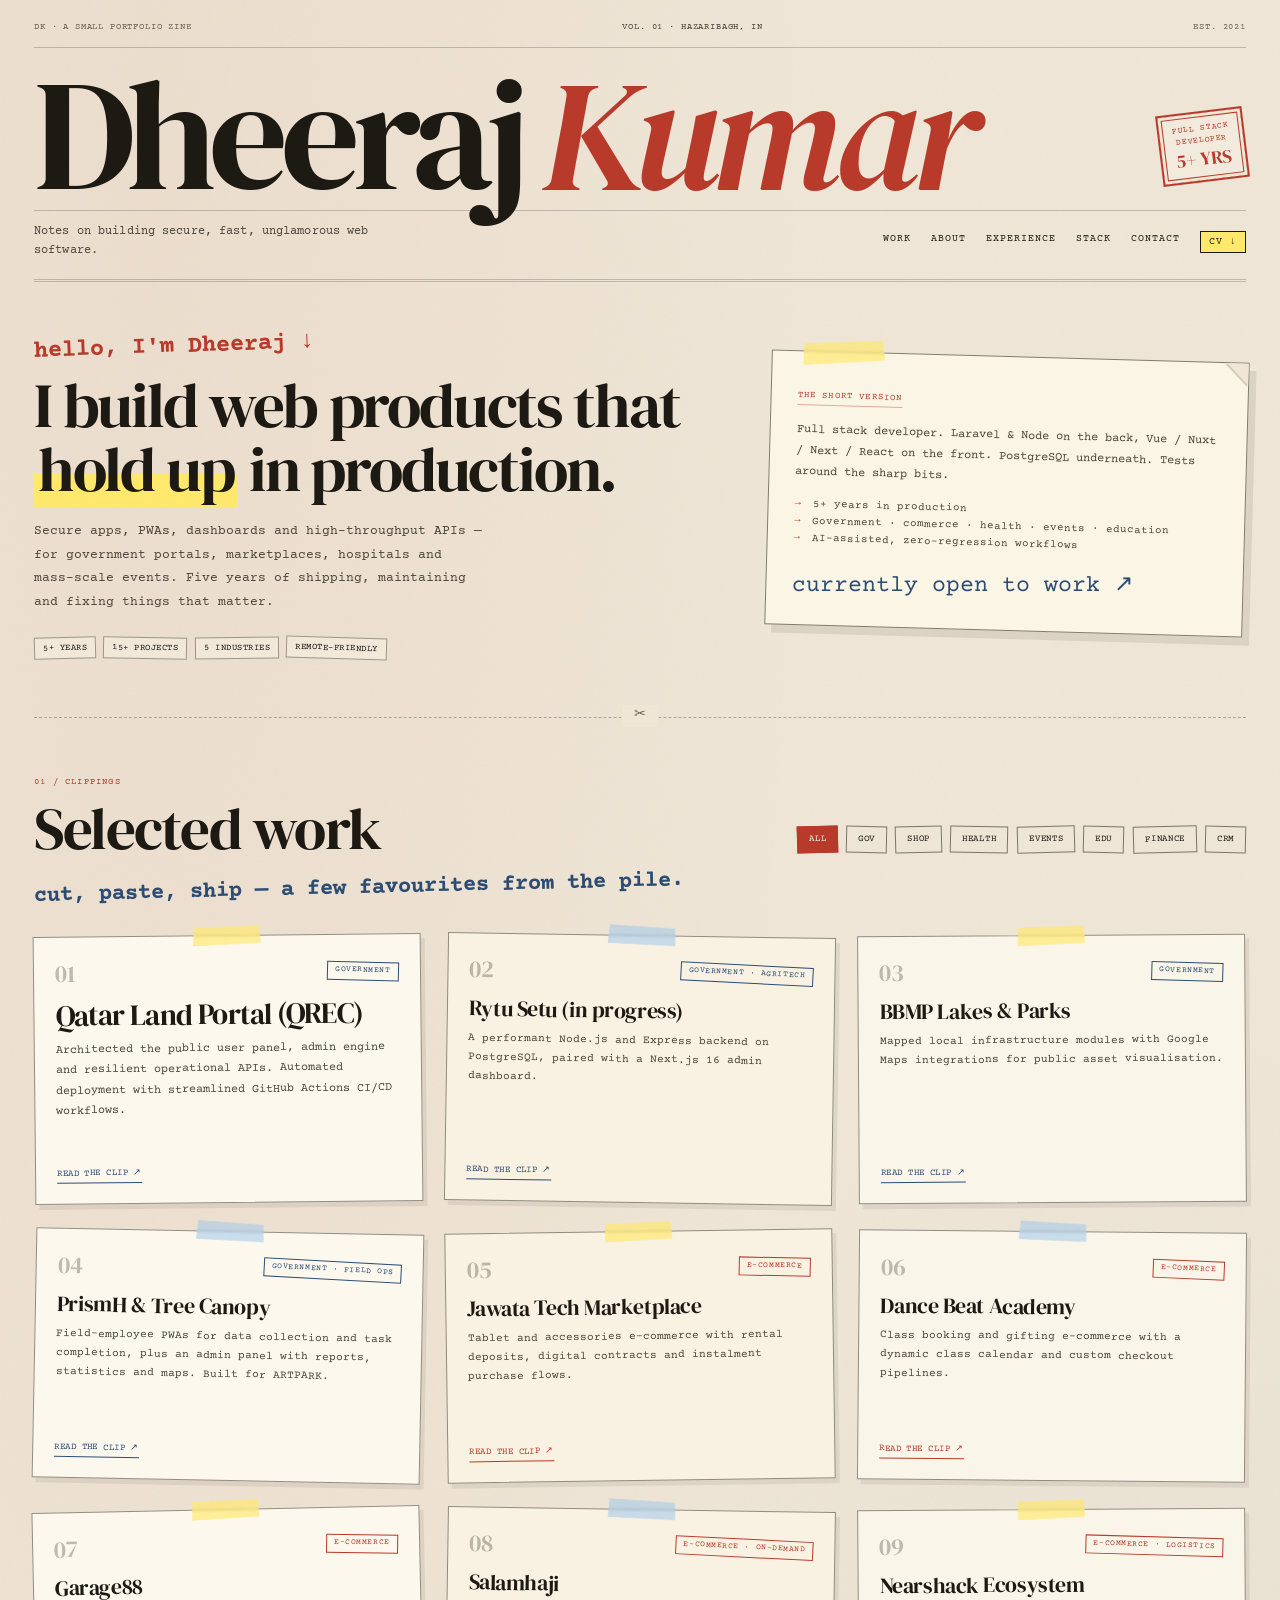
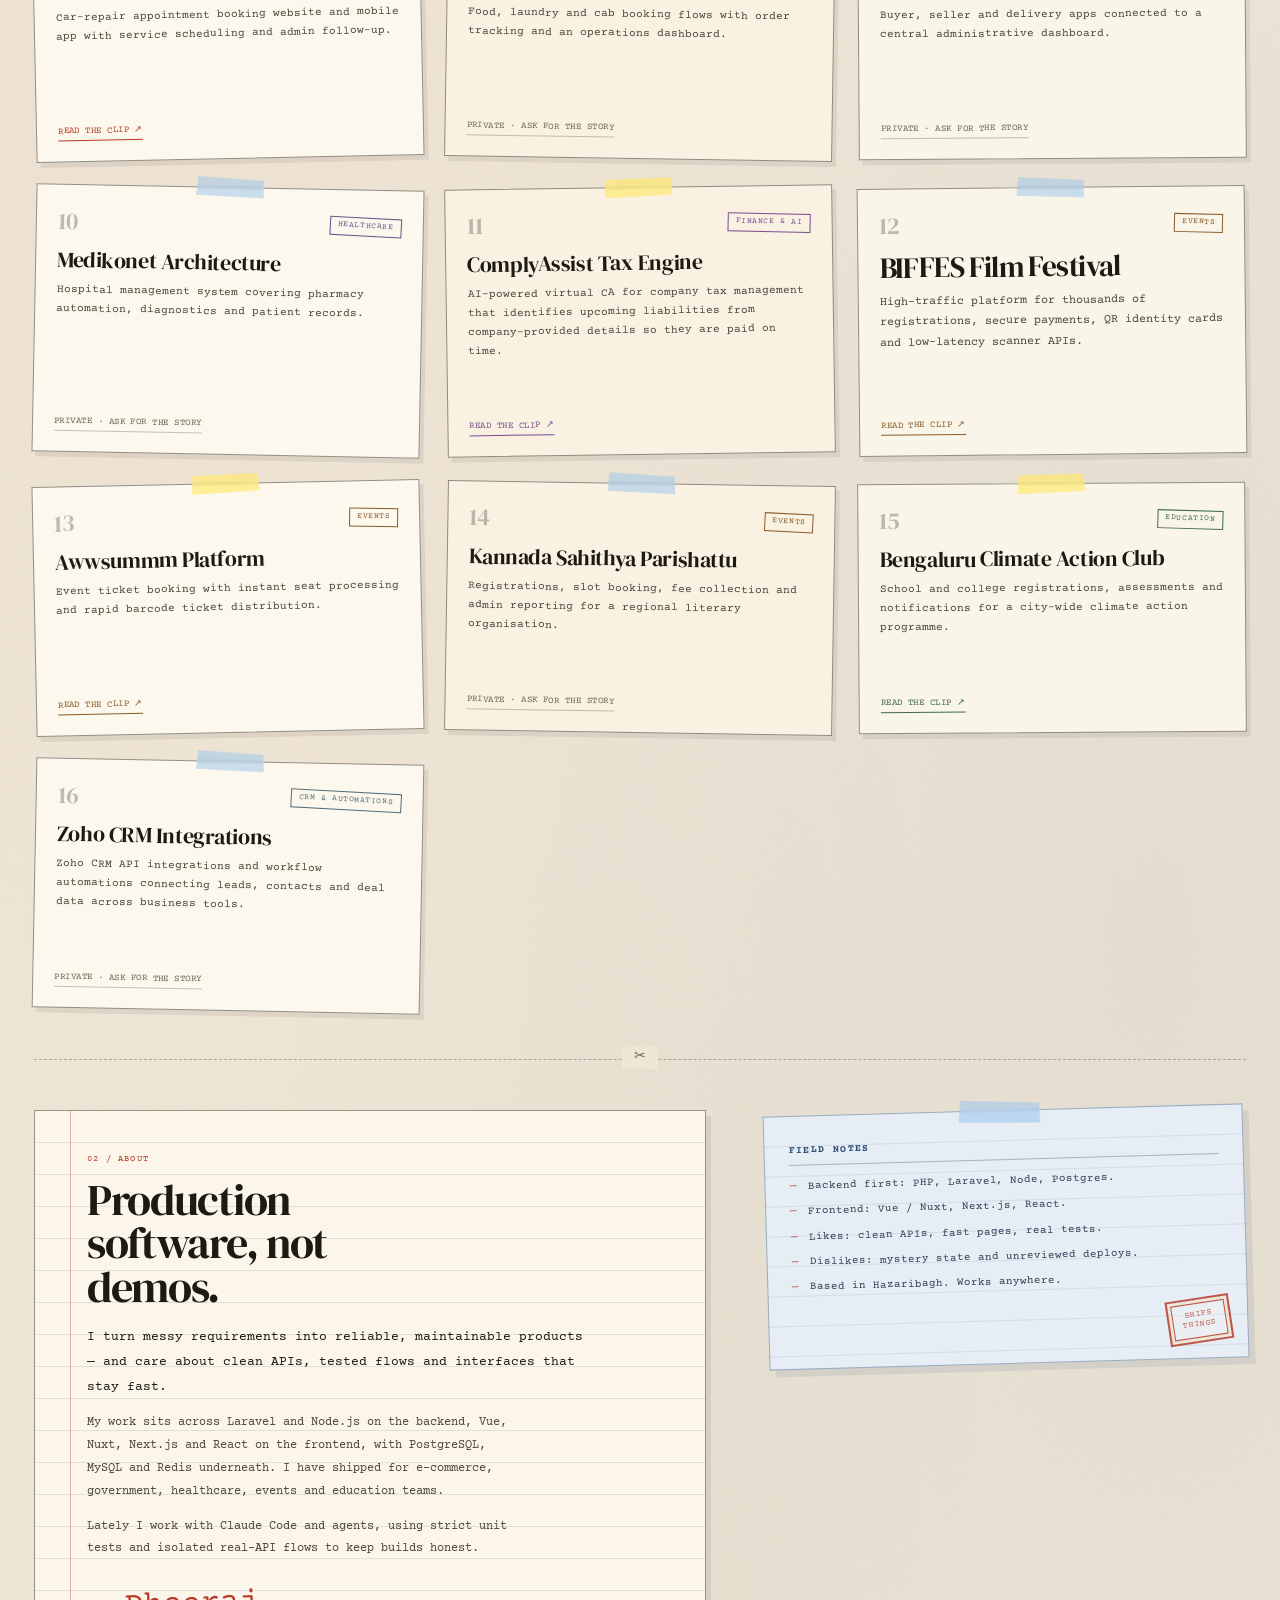
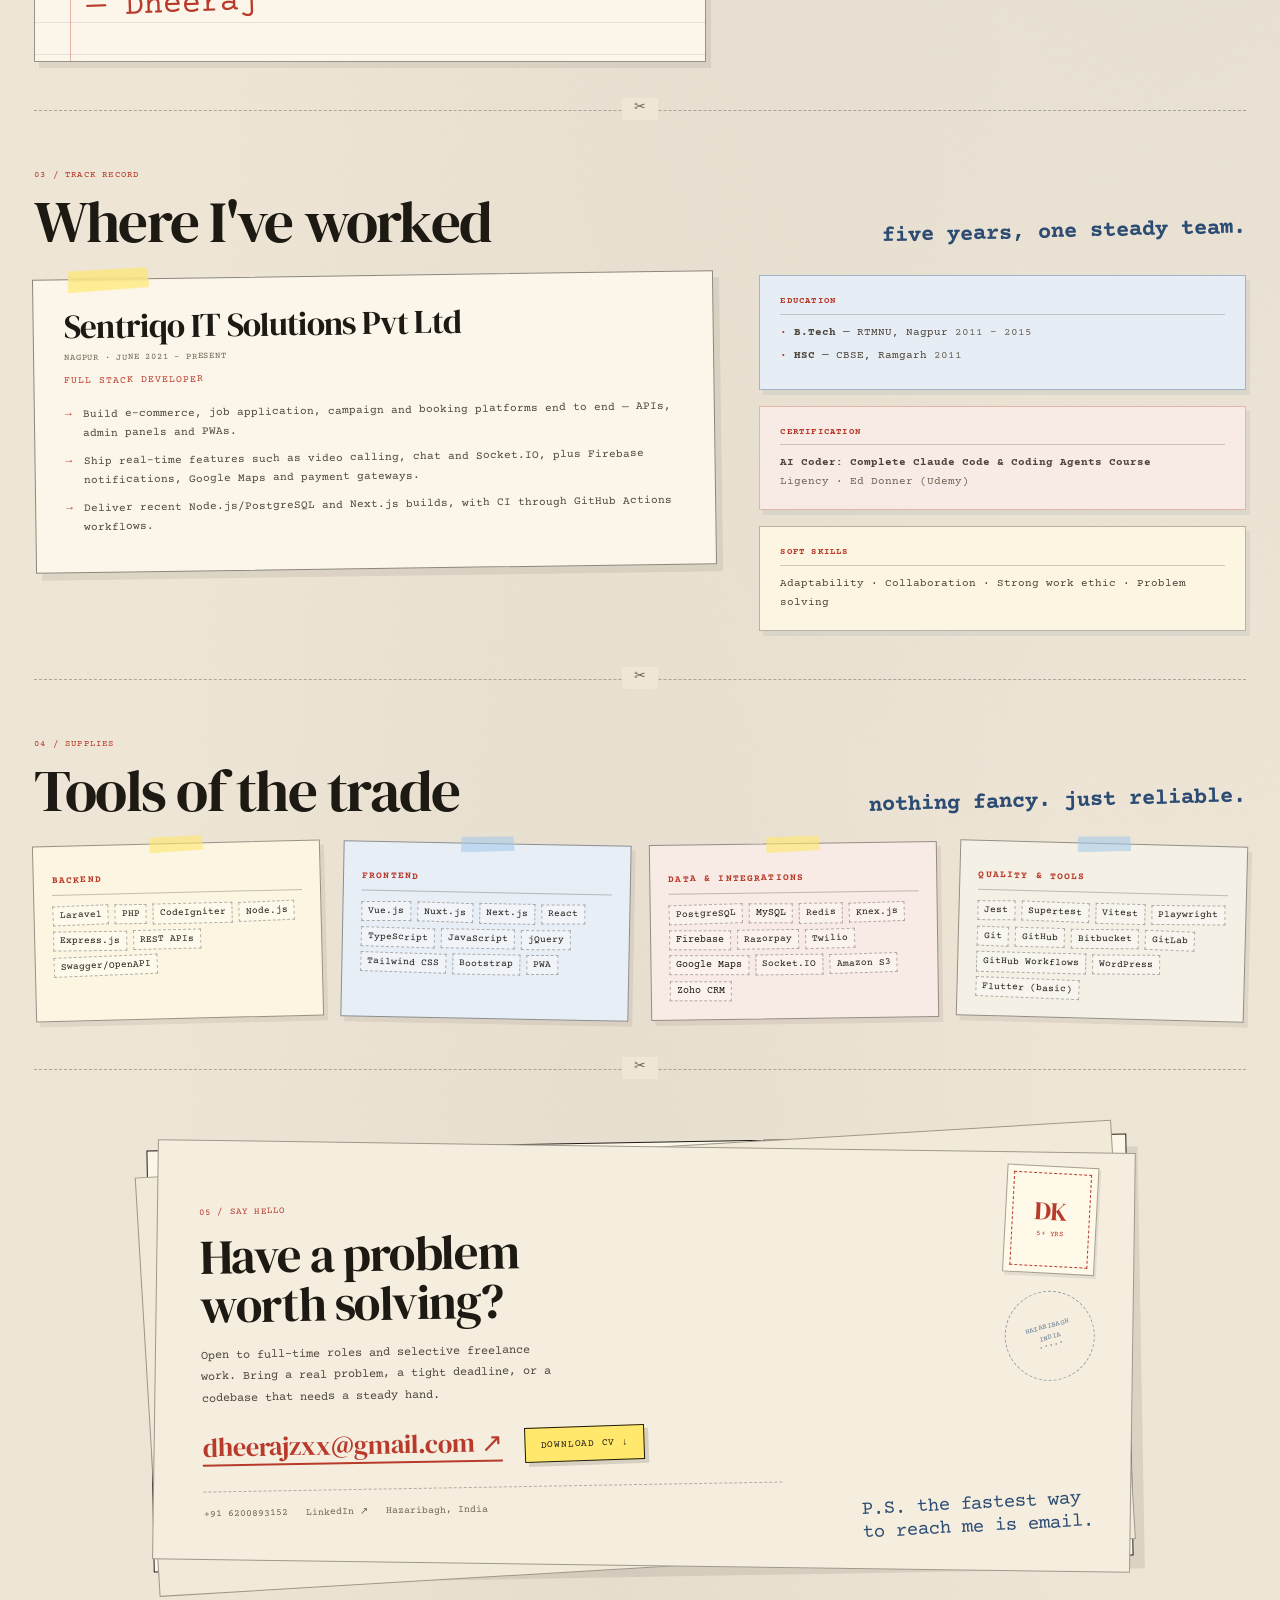
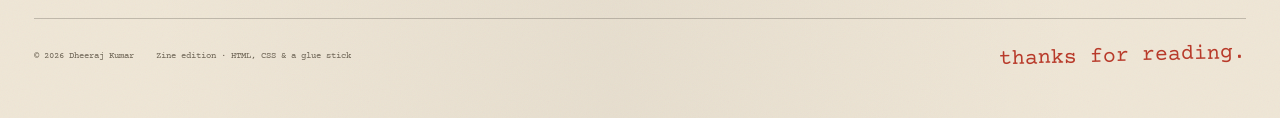
<file: index.html>
<!DOCTYPE html>
<html lang="en">
<head>
    <meta charset="UTF-8">
    <meta name="viewport" content="width=device-width, initial-scale=1.0">
    <title>Dheeraj Kumar — Full Stack Developer</title>
    <meta name="description" content="Dheeraj Kumar is a full stack developer with 5+ years of experience building secure Laravel, Node.js, Vue/Nuxt and Next.js products for government, commerce, healthcare, events and education.">
    <meta name="author" content="Dheeraj Kumar">
    <meta name="theme-color" content="#efe6d6">
    <link rel="icon" href="favicon.ico" sizes="any">
    <link rel="icon" href="favicon.svg" type="image/svg+xml">
    <link rel="icon" href="favicon.png" type="image/png" sizes="180x180">
    <link rel="apple-touch-icon" href="favicon.png">

    <meta property="og:type" content="website">
    <meta property="og:title" content="Dheeraj Kumar — Full Stack Developer">
    <meta property="og:description" content="5+ years shipping secure web apps, PWAs, dashboards and APIs across government, commerce, healthcare, events and education.">
    <meta property="og:image" content="og-image.png">
    <meta name="twitter:card" content="summary_large_image">
    <meta name="twitter:title" content="Dheeraj Kumar — Full Stack Developer">
    <meta name="twitter:description" content="5+ years shipping secure web apps, PWAs, dashboards and APIs.">
    <meta name="twitter:image" content="og-image.png">
    <!-- After the first deploy, replace the two og:image/twitter:image values above with your full GitHub Pages URL, e.g. https://USERNAME.github.io/REPO/og-image.png, and add <meta property="og:url" content="https://USERNAME.github.io/REPO/">. -->

    <link rel="preconnect" href="https://fonts.googleapis.com">
    <link rel="preconnect" href="https://fonts.gstatic.com" crossorigin>
    <link href="https://fonts.googleapis.com/css2?family=Caveat:wght@500;600;700&amp;family=Courier+Prime:ital,wght@0,400;0,700;1,400&amp;family=DM+Serif+Display:ital@0;1&amp;display=swap" rel="stylesheet">
    <link rel="stylesheet" href="css/style.css">

    <script type="application/ld+json">
    {
        "@context": "https://schema.org",
        "@type": "Person",
        "name": "Dheeraj Kumar",
        "jobTitle": "Full Stack Developer",
        "email": "mailto:dheerajzxx@gmail.com",
        "telephone": "+91-6200893152",
        "address": {
            "@type": "PostalAddress",
            "addressLocality": "Hazaribagh",
            "addressRegion": "Jharkhand",
            "addressCountry": "IN"
        },
        "sameAs": ["https://linkedin.com/in/dheerajzxx"],
        "knowsAbout": ["Laravel", "PHP", "Node.js", "Express.js", "Vue.js", "Nuxt.js", "Next.js", "React", "PostgreSQL", "MySQL", "Redis", "REST APIs"]
    }
    </script>
</head>
<body>
    <a class="skip-link" href="#main-content">Skip to content</a>

    <div class="page">
        <header class="masthead">
            <div class="issue-line">
                <span>DK · A small portfolio zine</span>
                <span>Vol. 01 · Hazaribagh, IN</span>
                <span>Est. 2021</span>
            </div>

            <div class="title-row">
                <h1 class="masthead-title"><span>Dheeraj</span> <span class="last">Kumar</span></h1>
                <div class="stamp masthead-stamp" aria-hidden="true">
                    <span>Full stack</span>
                    <span>developer</span>
                    <strong>5+ yrs</strong>
                </div>
            </div>

            <div class="sub-row">
                <p class="tagline">Notes on building secure, fast, unglamorous web software.</p>
                <nav class="nav" aria-label="Primary">
                    <a href="#work">Work</a>
                    <a href="#about">About</a>
                    <a href="#experience">Experience</a>
                    <a href="#stack">Stack</a>
                    <a href="#contact">Contact</a>
                    <a class="nav-cv" href="Dheeraj_Kumar_CV.pdf" download>CV ↓</a>
                </nav>
            </div>
        </header>

        <main id="main-content">
            <section class="intro" aria-label="Introduction">
                <div class="intro-main">
                    <span class="hand intro-kicker">hello, I'm Dheeraj <span aria-hidden="true">↓</span></span>
                    <h2 class="intro-title">I build web products that <span class="highlight">hold up</span> in production.</h2>
                    <p class="intro-copy">Secure apps, PWAs, dashboards and high-throughput APIs — for government portals, marketplaces, hospitals and mass-scale events. Five years of shipping, maintaining and fixing things that matter.</p>
                    <div class="intro-tags" aria-label="Quick facts">
                        <span>5+ years</span>
                        <span>15+ projects</span>
                        <span>5 industries</span>
                        <span>Remote-friendly</span>
                    </div>
                </div>

                <aside class="index-card" aria-label="The short version">
                    <span class="tape tape-yellow" aria-hidden="true"></span>
                    <span class="card-label">THE SHORT VERSION</span>
                    <p>Full stack developer. Laravel &amp; Node on the back, Vue / Nuxt / Next / React on the front. PostgreSQL underneath. Tests around the sharp bits.</p>
                    <ul class="quick-list">
                        <li>5+ years in production</li>
                        <li>Government · commerce · health · events · education</li>
                        <li>AI-assisted, zero-regression workflows</li>
                    </ul>
                    <span class="hand card-note">currently open to work <span aria-hidden="true">↗</span></span>
                </aside>
            </section>

            <div class="cut-line" aria-hidden="true"><span>✂</span></div>

            <section class="work" id="work">
                <div class="section-head">
                    <div>
                        <span class="section-label">01 / Clippings</span>
                        <h2>Selected work</h2>
                    </div>
                    <div class="tabs" id="zine-filters" role="group" aria-label="Filter projects by sector">
                        <button class="tab is-active" type="button" data-filter="all" aria-pressed="true">All</button>
                        <button class="tab" type="button" data-filter="government" aria-pressed="false">Gov</button>
                        <button class="tab" type="button" data-filter="ecommerce" aria-pressed="false">Shop</button>
                        <button class="tab" type="button" data-filter="healthcare" aria-pressed="false">Health</button>
                        <button class="tab" type="button" data-filter="events" aria-pressed="false">Events</button>
                        <button class="tab" type="button" data-filter="education" aria-pressed="false">Edu</button>
                        <button class="tab" type="button" data-filter="finance" aria-pressed="false">Finance</button>
                        <button class="tab" type="button" data-filter="integrations" aria-pressed="false">CRM</button>
                    </div>
                </div>

                <p class="hand section-note">cut, paste, ship — a few favourites from the pile.</p>

                <p class="visually-hidden" id="work-status" role="status" aria-live="polite"></p>
                <div class="clippings" id="zine-work"></div>

                <noscript>
                    <p class="noscript-note"><strong>JavaScript is off.</strong> The project gallery needs it to load and filter. You can still <a href="Dheeraj_Kumar_CV.pdf" download>download the CV</a> or email <a href="mailto:dheerajzxx@gmail.com">dheerajzxx@gmail.com</a>.</p>
                </noscript>
            </section>

            <div class="cut-line" aria-hidden="true"><span>✂</span></div>

            <section class="about" id="about">
                <div class="notebook">
                    <span class="section-label">02 / About</span>
                    <h2>Production software, not demos.</h2>
                    <p class="lede">I turn messy requirements into reliable, maintainable products — and care about clean APIs, tested flows and interfaces that stay fast.</p>
                    <p>My work sits across Laravel and Node.js on the backend, Vue, Nuxt, Next.js and React on the frontend, with PostgreSQL, MySQL and Redis underneath. I have shipped for e-commerce, government, healthcare, events and education teams.</p>
                    <p>Lately I work with Claude Code and agents, using strict unit tests and isolated real-API flows to keep builds honest.</p>
                    <span class="hand signature">— Dheeraj</span>
                </div>

                <aside class="field-notes">
                    <span class="tape tape-blue" aria-hidden="true"></span>
                    <h3>Field notes</h3>
                    <ul>
                        <li>Backend first: PHP, Laravel, Node, Postgres.</li>
                        <li>Frontend: Vue / Nuxt, Next.js, React.</li>
                        <li>Likes: clean APIs, fast pages, real tests.</li>
                        <li>Dislikes: mystery state and unreviewed deploys.</li>
                        <li>Based in Hazaribagh. Works anywhere.</li>
                    </ul>
                    <span class="stamp field-stamp" aria-hidden="true">ships<br>things</span>
                </aside>
            </section>

            <div class="cut-line" aria-hidden="true"><span>✂</span></div>

            <section class="experience" id="experience">
                <div class="section-head">
                    <div>
                        <span class="section-label">03 / Track record</span>
                        <h2>Where I've worked</h2>
                    </div>
                    <p class="hand section-note">five years, one steady team.</p>
                </div>

                <div class="experience-grid">
                    <article class="job-card">
                        <span class="tape tape-yellow" aria-hidden="true"></span>
                        <div class="job-head">
                            <h3>Sentriqo IT Solutions Pvt Ltd</h3>
                            <span class="job-meta">Nagpur · June 2021 – Present</span>
                        </div>
                        <p class="job-role">Full Stack Developer</p>
                        <ul class="job-points">
                            <li>Build e-commerce, job application, campaign and booking platforms end to end — APIs, admin panels and PWAs.</li>
                            <li>Ship real-time features such as video calling, chat and Socket.IO, plus Firebase notifications, Google Maps and payment gateways.</li>
                            <li>Deliver recent Node.js/PostgreSQL and Next.js builds, with CI through GitHub Actions workflows.</li>
                        </ul>
                    </article>

                    <div class="credentials">
                        <div class="credential-block">
                            <h3>Education</h3>
                            <ul>
                                <li><strong>B.Tech</strong> — RTMNU, Nagpur <span>2011 – 2015</span></li>
                                <li><strong>HSC</strong> — CBSE, Ramgarh <span>2011</span></li>
                            </ul>
                        </div>

                        <div class="credential-block">
                            <h3>Certification</h3>
                            <p><strong>AI Coder: Complete Claude Code &amp; Coding Agents Course</strong><br><span>Ligency · Ed Donner (Udemy)</span></p>
                        </div>

                        <div class="credential-block">
                            <h3>Soft skills</h3>
                            <p>Adaptability · Collaboration · Strong work ethic · Problem solving</p>
                        </div>
                    </div>
                </div>
            </section>

            <div class="cut-line" aria-hidden="true"><span>✂</span></div>

            <section class="stack" id="stack">
                <div class="section-head">
                    <div>
                        <span class="section-label">04 / Supplies</span>
                        <h2>Tools of the trade</h2>
                    </div>
                    <p class="hand section-note">nothing fancy. just reliable.</p>
                </div>

                <div class="stack-grid" id="zine-stack"></div>
            </section>

            <div class="cut-line" aria-hidden="true"><span>✂</span></div>

            <section class="contact" id="contact">
                <div class="postcard">
                    <span class="postmark" aria-hidden="true">
                        <span>HAZARIBAGH</span>
                        <span>INDIA</span>
                    </span>
                    <div class="postcard-body">
                        <span class="section-label">05 / Say hello</span>
                        <h2>Have a problem worth solving?</h2>
                        <p>Open to full-time roles and selective freelance work. Bring a real problem, a tight deadline, or a codebase that needs a steady hand.</p>
                        <div class="contact-actions">
                            <a class="email" href="mailto:dheerajzxx@gmail.com">dheerajzxx@gmail.com <span aria-hidden="true">↗</span></a>
                            <a class="cv-button" href="Dheeraj_Kumar_CV.pdf" download>Download CV <span aria-hidden="true">↓</span></a>
                        </div>
                        <div class="contact-meta">
                            <a href="tel:+916200893152">+91 6200893152</a>
                            <a href="https://linkedin.com/in/dheerajzxx" target="_blank" rel="noopener noreferrer">LinkedIn ↗</a>
                            <span>Hazaribagh, India</span>
                        </div>
                    </div>
                    <div class="postage" aria-hidden="true">
                        <span class="postage-inner"><strong>DK</strong><small>5+ yrs</small></span>
                    </div>
                    <span class="hand postscript">P.S. the fastest way to reach me is email.</span>
                </div>
            </section>
        </main>

        <footer class="colophon">
            <div>
                <span>© <span id="year">2026</span> Dheeraj Kumar</span>
                <span>Zine edition · HTML, CSS &amp; a glue stick</span>
            </div>
            <span class="hand">thanks for reading.</span>
        </footer>
    </div>

    <script src="js/data.js"></script>
    <script src="js/app.js"></script>
</body>
</html>
</file>
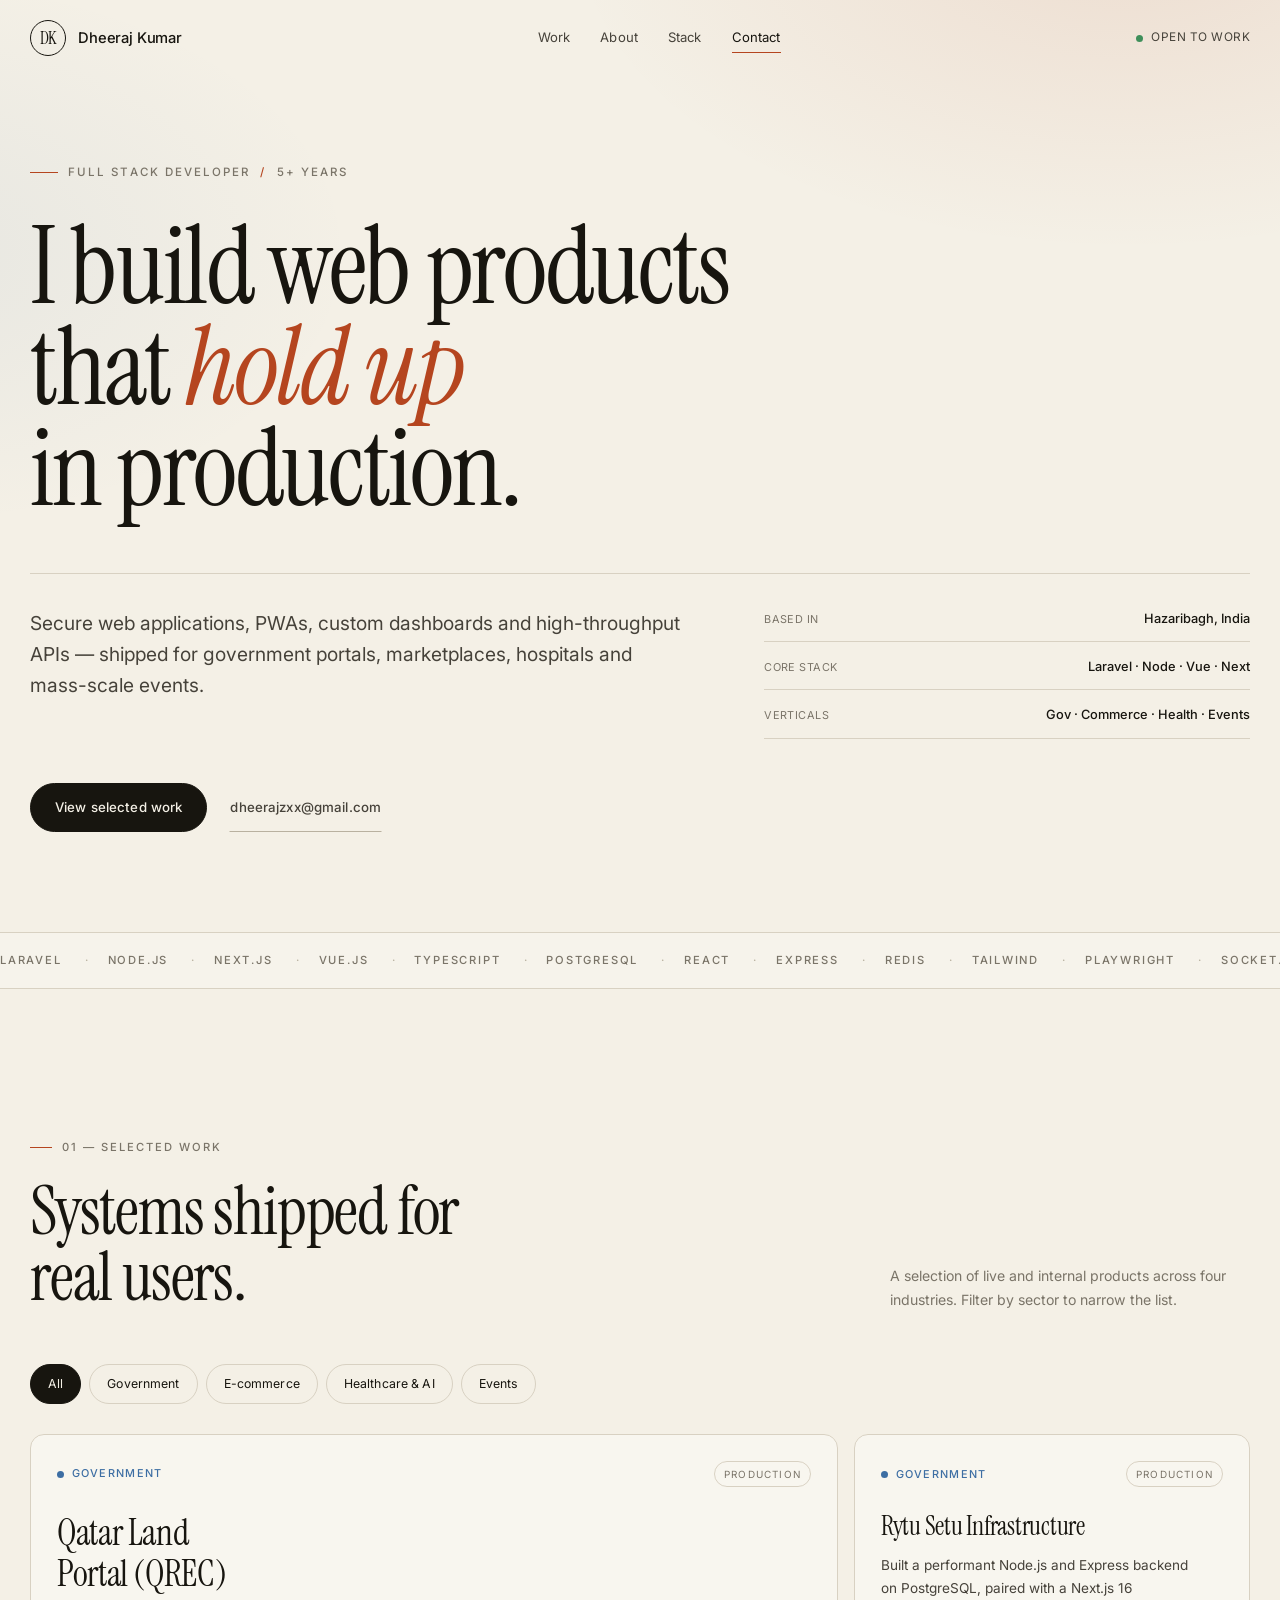
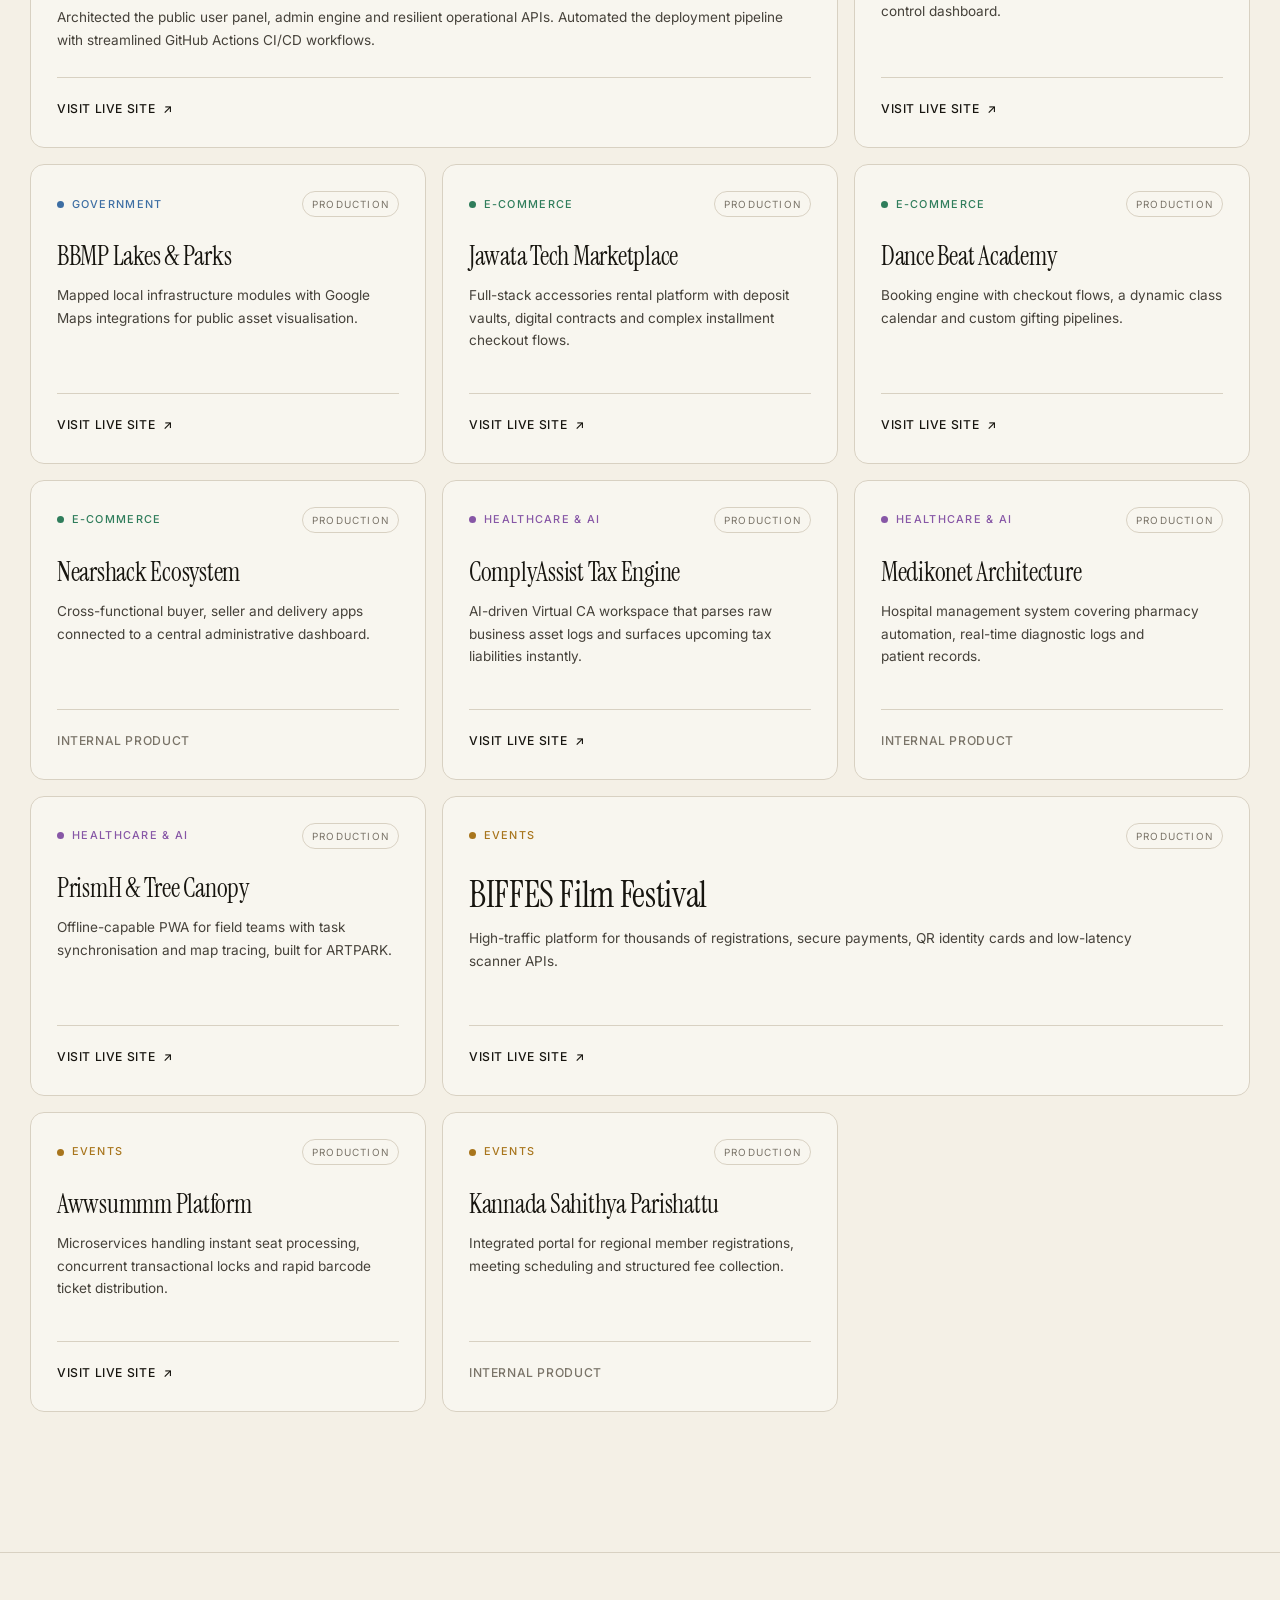
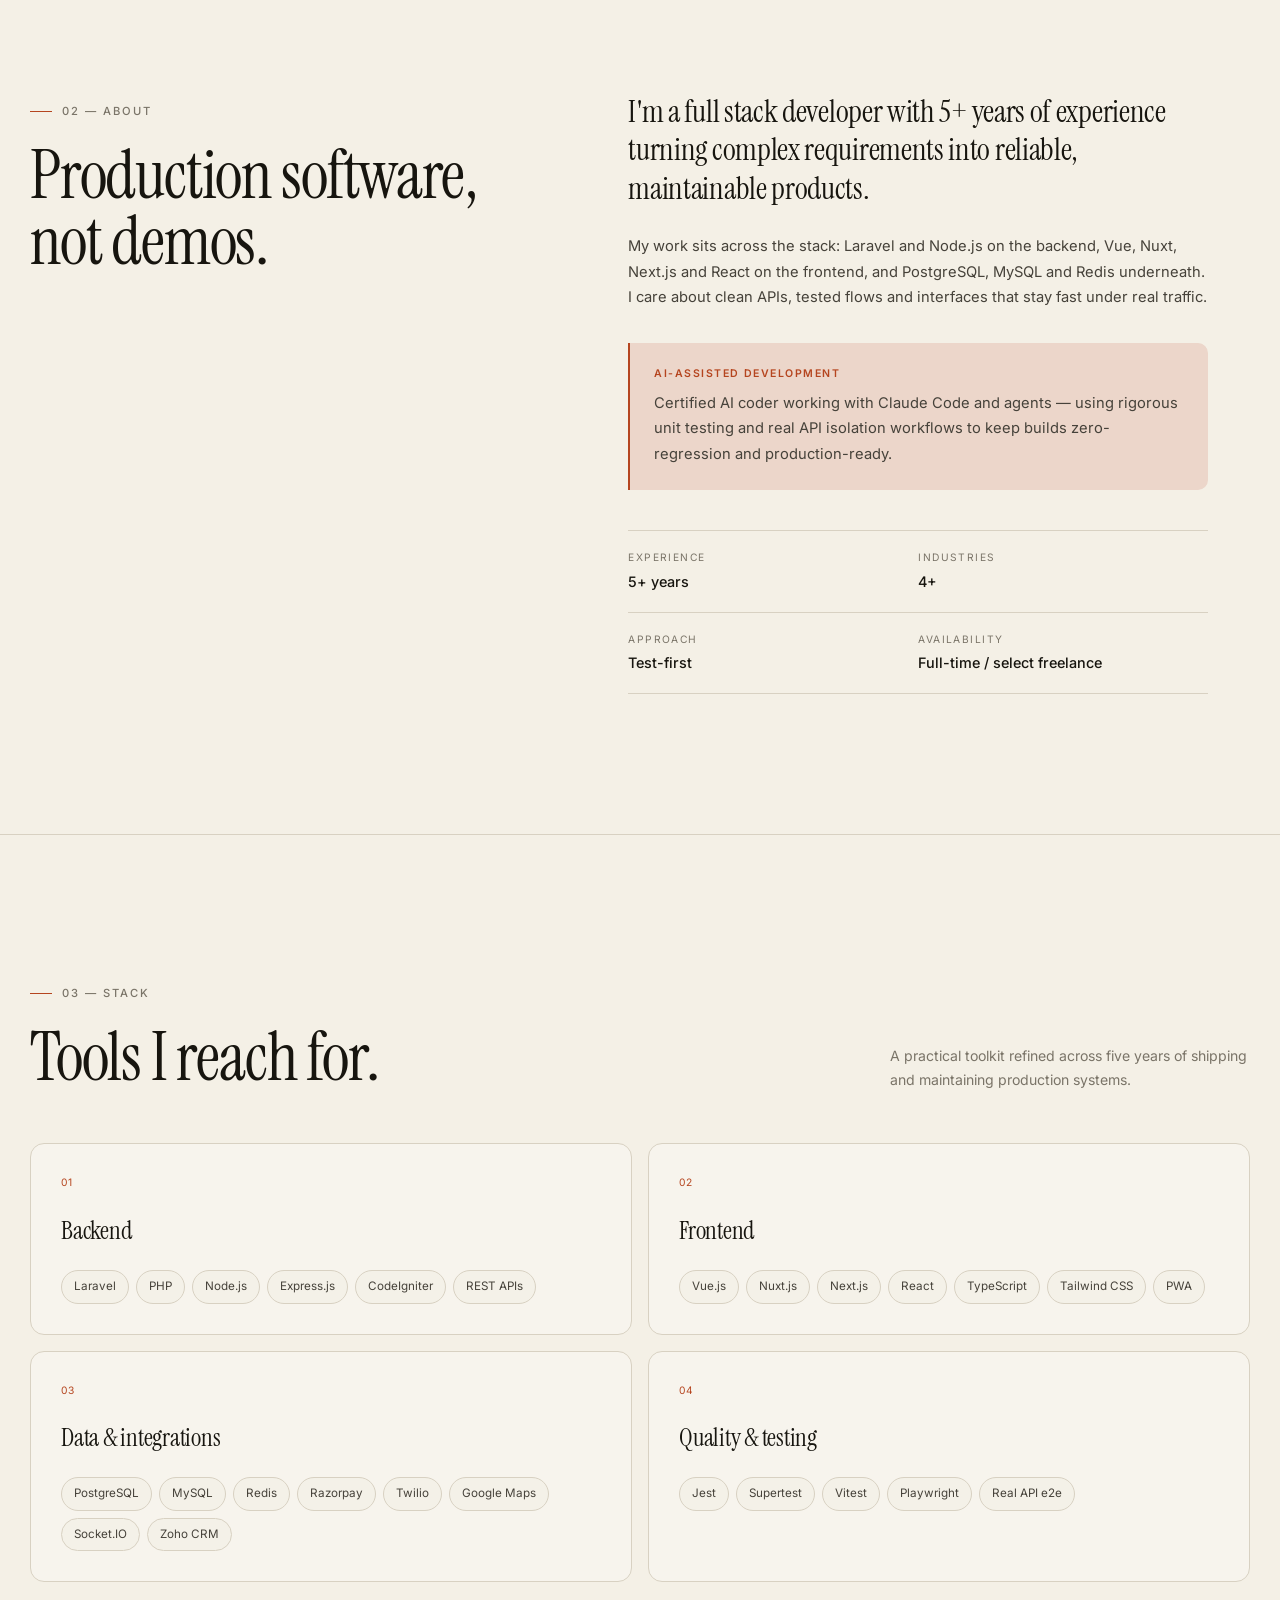
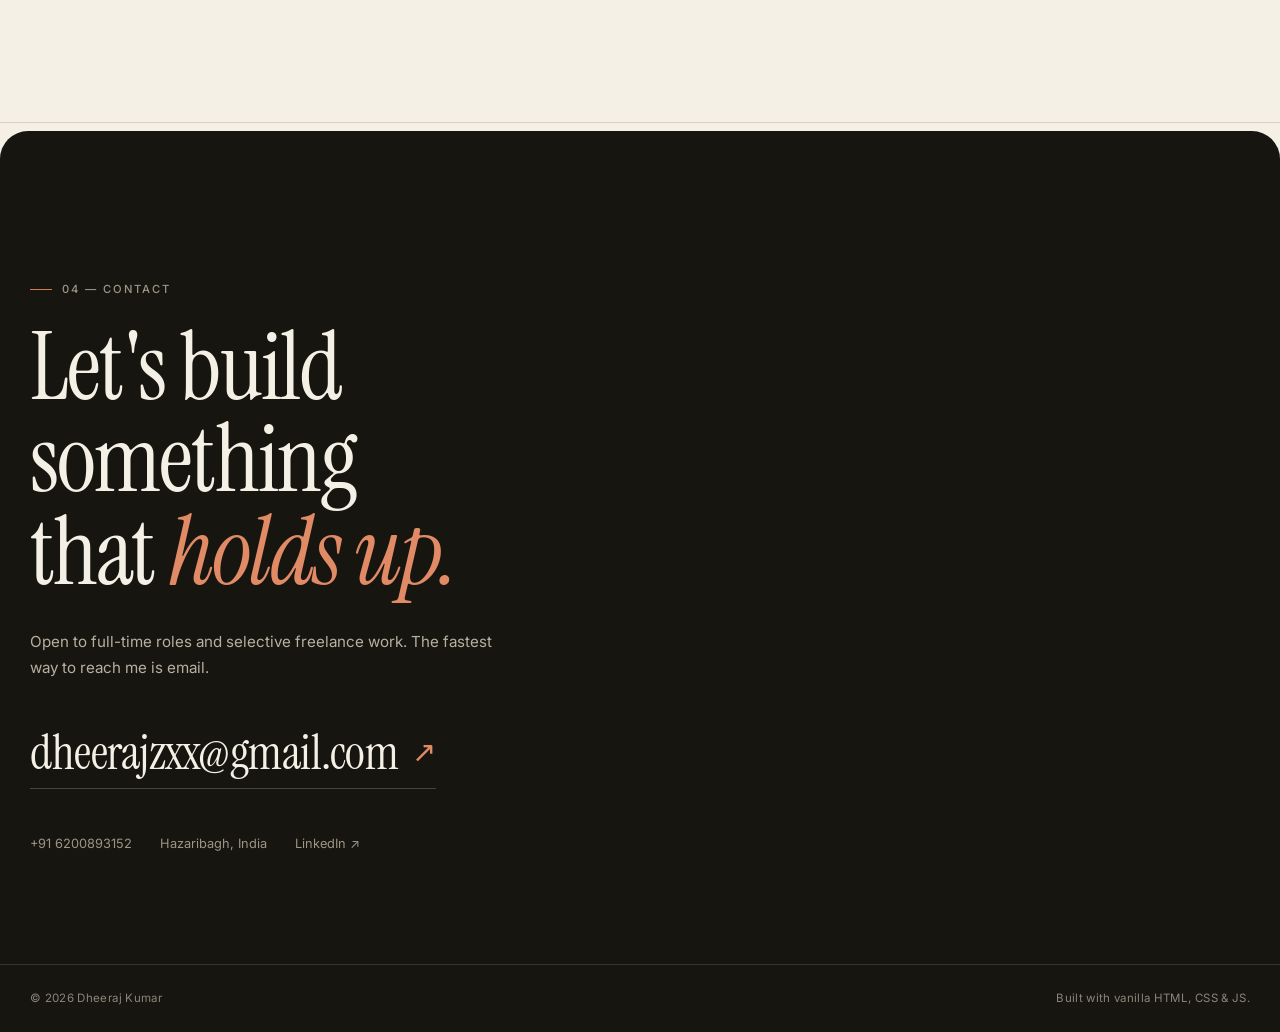
<file: index2.html>
<!DOCTYPE html>
<html lang="en">
<head>
    <meta charset="UTF-8">
    <meta name="viewport" content="width=device-width, initial-scale=1.0">
    <title>Dheeraj Kumar — Full Stack Developer</title>
    <meta name="description" content="Dheeraj Kumar is a full stack developer with 5+ years of experience building secure web applications, PWAs, dashboards and high-throughput APIs.">
    <link rel="preconnect" href="https://fonts.googleapis.com">
    <link rel="preconnect" href="https://fonts.gstatic.com" crossorigin>
    <link href="https://fonts.googleapis.com/css2?family=Instrument+Serif:ital@0;1&family=Inter:wght@300;400;500;600&display=swap" rel="stylesheet">
    <link rel="stylesheet" href="css/style2.css">
</head>
<body>
    <a class="skip-link" href="#work">Skip to selected work</a>

    <header class="site-header" id="site-header">
        <div class="wrap header-inner">
            <a class="brand" href="#top" aria-label="Dheeraj Kumar, back to top">
                <span class="brand-mark">DK</span>
                <span class="brand-name">Dheeraj Kumar</span>
            </a>
            <nav class="nav-links" aria-label="Primary">
                <a href="#work">Work</a>
                <a href="#about">About</a>
                <a href="#stack">Stack</a>
                <a href="#contact">Contact</a>
            </nav>
            <p class="status"><span class="status-dot" aria-hidden="true"></span>Open to work</p>
        </div>
    </header>

    <main id="top">
        <section class="hero">
            <div class="wrap">
                <p class="eyebrow reveal">Full stack developer <span aria-hidden="true">/</span> 5+ years</p>
                <h1 class="hero-title reveal">I build web products that <em>hold up</em> in production.</h1>
                <div class="hero-grid">
                    <p class="hero-lede reveal">
                        Secure web applications, PWAs, custom dashboards and high-throughput APIs — shipped for government portals, marketplaces, hospitals and mass-scale events.
                    </p>
                    <div class="hero-meta reveal">
                        <div class="meta-row">
                            <span>Based in</span>
                            <strong>Hazaribagh, India</strong>
                        </div>
                        <div class="meta-row">
                            <span>Core stack</span>
                            <strong>Laravel · Node · Vue · Next</strong>
                        </div>
                        <div class="meta-row">
                            <span>Verticals</span>
                            <strong>Gov · Commerce · Health · Events</strong>
                        </div>
                    </div>
                </div>
                <div class="hero-actions reveal">
                    <a class="btn btn-primary" href="#work">View selected work</a>
                    <a class="btn btn-ghost" href="mailto:dheerajzxx@gmail.com">dheerajzxx@gmail.com</a>
                </div>
            </div>
        </section>

        <div class="tech-strip" aria-hidden="true">
            <div class="tech-track">
                <span>Laravel</span><span>Node.js</span><span>Next.js</span><span>Vue.js</span><span>TypeScript</span><span>PostgreSQL</span><span>React</span><span>Express</span><span>Redis</span><span>Tailwind</span><span>Playwright</span><span>Socket.IO</span>
                <span>Laravel</span><span>Node.js</span><span>Next.js</span><span>Vue.js</span><span>TypeScript</span><span>PostgreSQL</span><span>React</span><span>Express</span><span>Redis</span><span>Tailwind</span><span>Playwright</span><span>Socket.IO</span>
            </div>
        </div>

        <section class="section work" id="work">
            <div class="wrap">
                <div class="section-head">
                    <div>
                        <p class="section-label">01 — Selected work</p>
                        <h2 class="section-title">Systems shipped for real users.</h2>
                    </div>
                    <p class="section-note">A selection of live and internal products across four industries. Filter by sector to narrow the list.</p>
                </div>

                <div class="filters" id="filters" role="group" aria-label="Filter projects by sector">
                    <button class="filter is-active" type="button" data-filter="all" aria-pressed="true">All</button>
                    <button class="filter" type="button" data-filter="government" aria-pressed="false">Government</button>
                    <button class="filter" type="button" data-filter="ecommerce" aria-pressed="false">E-commerce</button>
                    <button class="filter" type="button" data-filter="healthcare" aria-pressed="false">Healthcare &amp; AI</button>
                    <button class="filter" type="button" data-filter="events" aria-pressed="false">Events</button>
                </div>

                <div class="project-grid" id="project-grid" aria-live="polite"></div>
                <noscript><p class="section-note">Enable JavaScript to view the interactive project list.</p></noscript>
            </div>
        </section>

        <section class="section about" id="about">
            <div class="wrap about-grid">
                <div class="about-intro">
                    <p class="section-label">02 — About</p>
                    <h2 class="section-title">Production software, not demos.</h2>
                </div>
                <div class="about-copy">
                    <p class="about-lede">
                        I'm a full stack developer with 5+ years of experience turning complex requirements into reliable, maintainable products.
                    </p>
                    <p>
                        My work sits across the stack: Laravel and Node.js on the backend, Vue, Nuxt, Next.js and React on the frontend, and PostgreSQL, MySQL and Redis underneath. I care about clean APIs, tested flows and interfaces that stay fast under real traffic.
                    </p>
                    <div class="about-callout">
                        <span class="callout-label">AI-assisted development</span>
                        <p>Certified AI coder working with Claude Code and agents — using rigorous unit testing and real API isolation workflows to keep builds zero-regression and production-ready.</p>
                    </div>
                    <dl class="about-facts">
                        <div><dt>Experience</dt><dd>5+ years</dd></div>
                        <div><dt>Industries</dt><dd>4+</dd></div>
                        <div><dt>Approach</dt><dd>Test-first</dd></div>
                        <div><dt>Availability</dt><dd>Full-time / select freelance</dd></div>
                    </dl>
                </div>
            </div>
        </section>

        <section class="section stack" id="stack">
            <div class="wrap">
                <div class="section-head">
                    <div>
                        <p class="section-label">03 — Stack</p>
                        <h2 class="section-title">Tools I reach for.</h2>
                    </div>
                    <p class="section-note">A practical toolkit refined across five years of shipping and maintaining production systems.</p>
                </div>

                <div class="stack-grid">
                    <article class="stack-card">
                        <span class="stack-index">01</span>
                        <h3>Backend</h3>
                        <ul class="tags">
                            <li>Laravel</li><li>PHP</li><li>Node.js</li><li>Express.js</li><li>CodeIgniter</li><li>REST APIs</li>
                        </ul>
                    </article>
                    <article class="stack-card">
                        <span class="stack-index">02</span>
                        <h3>Frontend</h3>
                        <ul class="tags">
                            <li>Vue.js</li><li>Nuxt.js</li><li>Next.js</li><li>React</li><li>TypeScript</li><li>Tailwind CSS</li><li>PWA</li>
                        </ul>
                    </article>
                    <article class="stack-card">
                        <span class="stack-index">03</span>
                        <h3>Data &amp; integrations</h3>
                        <ul class="tags">
                            <li>PostgreSQL</li><li>MySQL</li><li>Redis</li><li>Razorpay</li><li>Twilio</li><li>Google Maps</li><li>Socket.IO</li><li>Zoho CRM</li>
                        </ul>
                    </article>
                    <article class="stack-card">
                        <span class="stack-index">04</span>
                        <h3>Quality &amp; testing</h3>
                        <ul class="tags">
                            <li>Jest</li><li>Supertest</li><li>Vitest</li><li>Playwright</li><li>Real API e2e</li>
                        </ul>
                    </article>
                </div>
            </div>
        </section>

        <section class="contact" id="contact">
            <div class="wrap">
                <p class="section-label reveal">04 — Contact</p>
                <h2 class="contact-title reveal">Let's build something that <em>holds up.</em></h2>
                <p class="contact-lede reveal">Open to full-time roles and selective freelance work. The fastest way to reach me is email.</p>
                <a class="contact-email reveal" href="mailto:dheerajzxx@gmail.com">dheerajzxx@gmail.com <span aria-hidden="true">↗</span></a>
                <div class="contact-meta reveal">
                    <a href="tel:+916200893152">+91 6200893152</a>
                    <span>Hazaribagh, India</span>
                    <a href="https://linkedin.com" target="_blank" rel="noopener">LinkedIn <span aria-hidden="true">↗</span></a>
                </div>
            </div>
            <footer class="site-footer">
                <div class="wrap footer-inner">
                    <p>© <span id="year">2026</span> Dheeraj Kumar</p>
                    <p>Built with vanilla HTML, CSS &amp; JS.</p>
                </div>
            </footer>
        </section>
    </main>

    <script src="js/app2.js"></script>
</body>
</html>
</file>
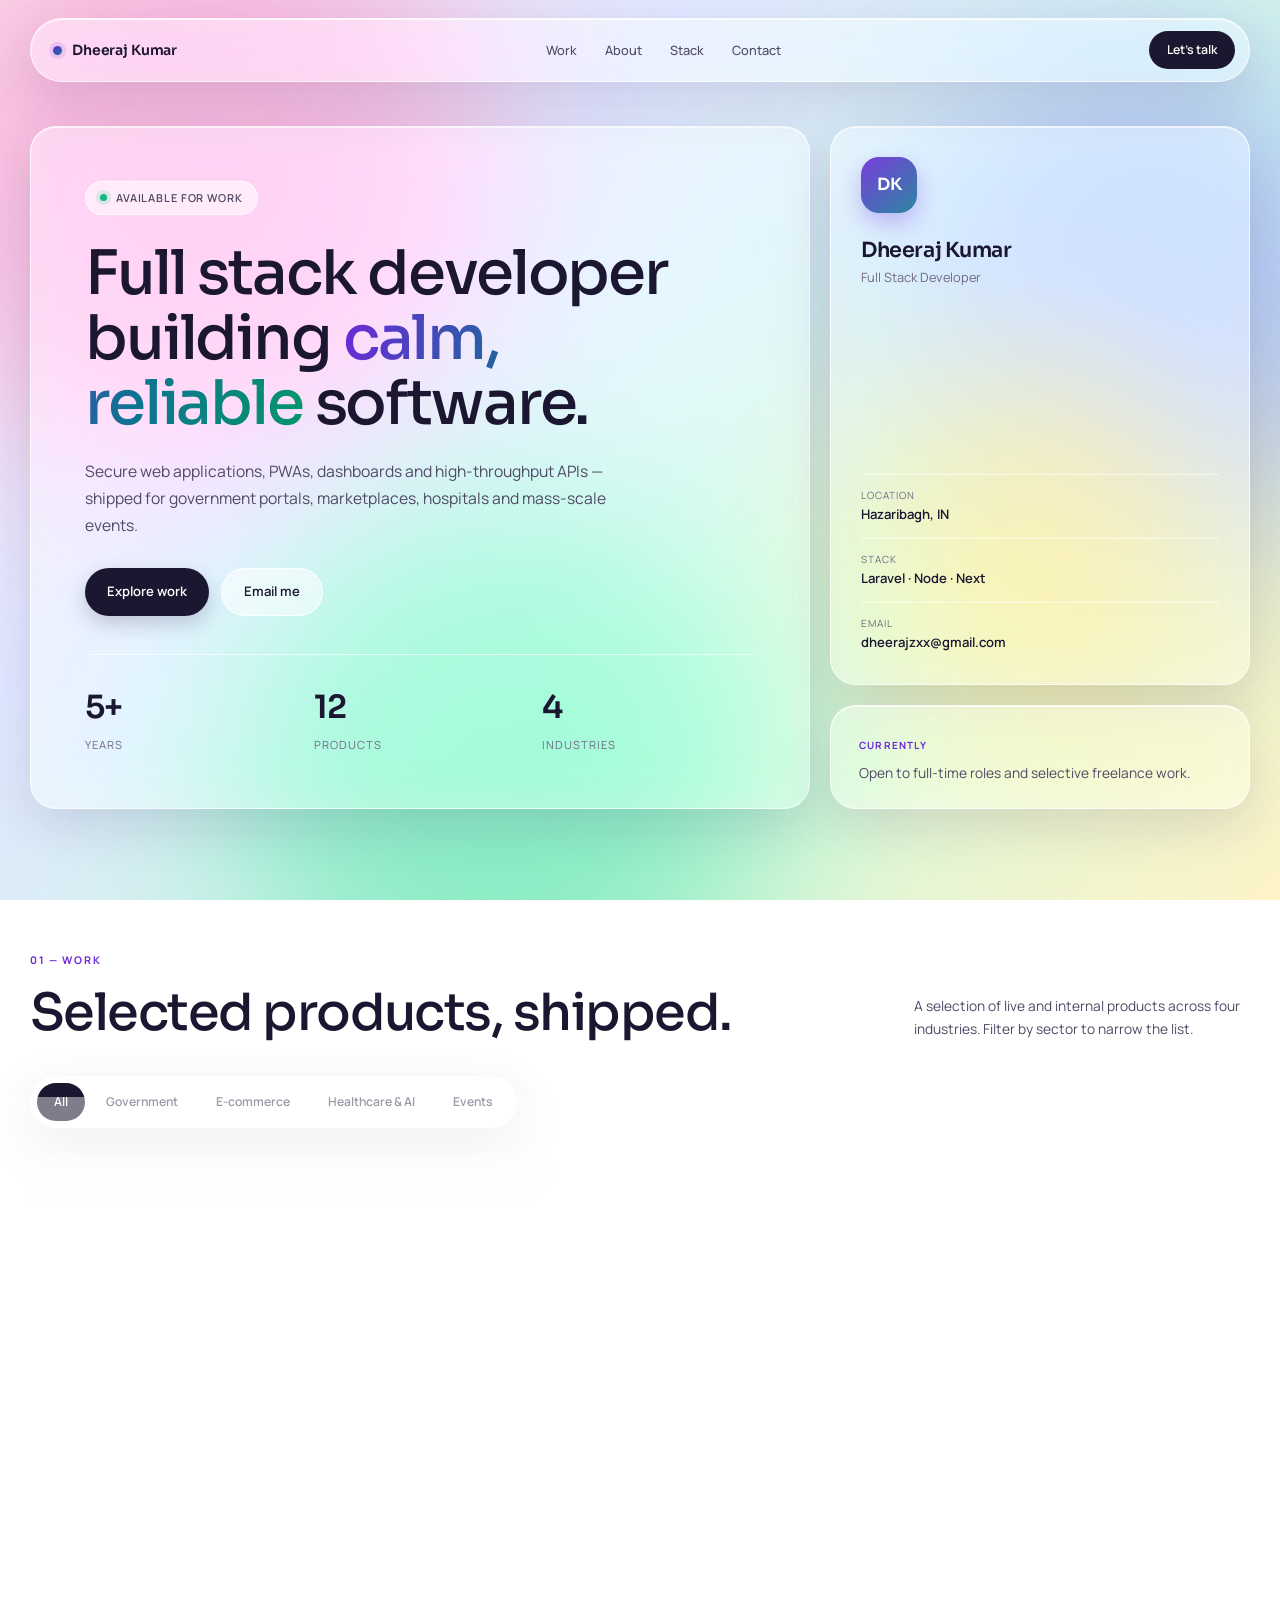
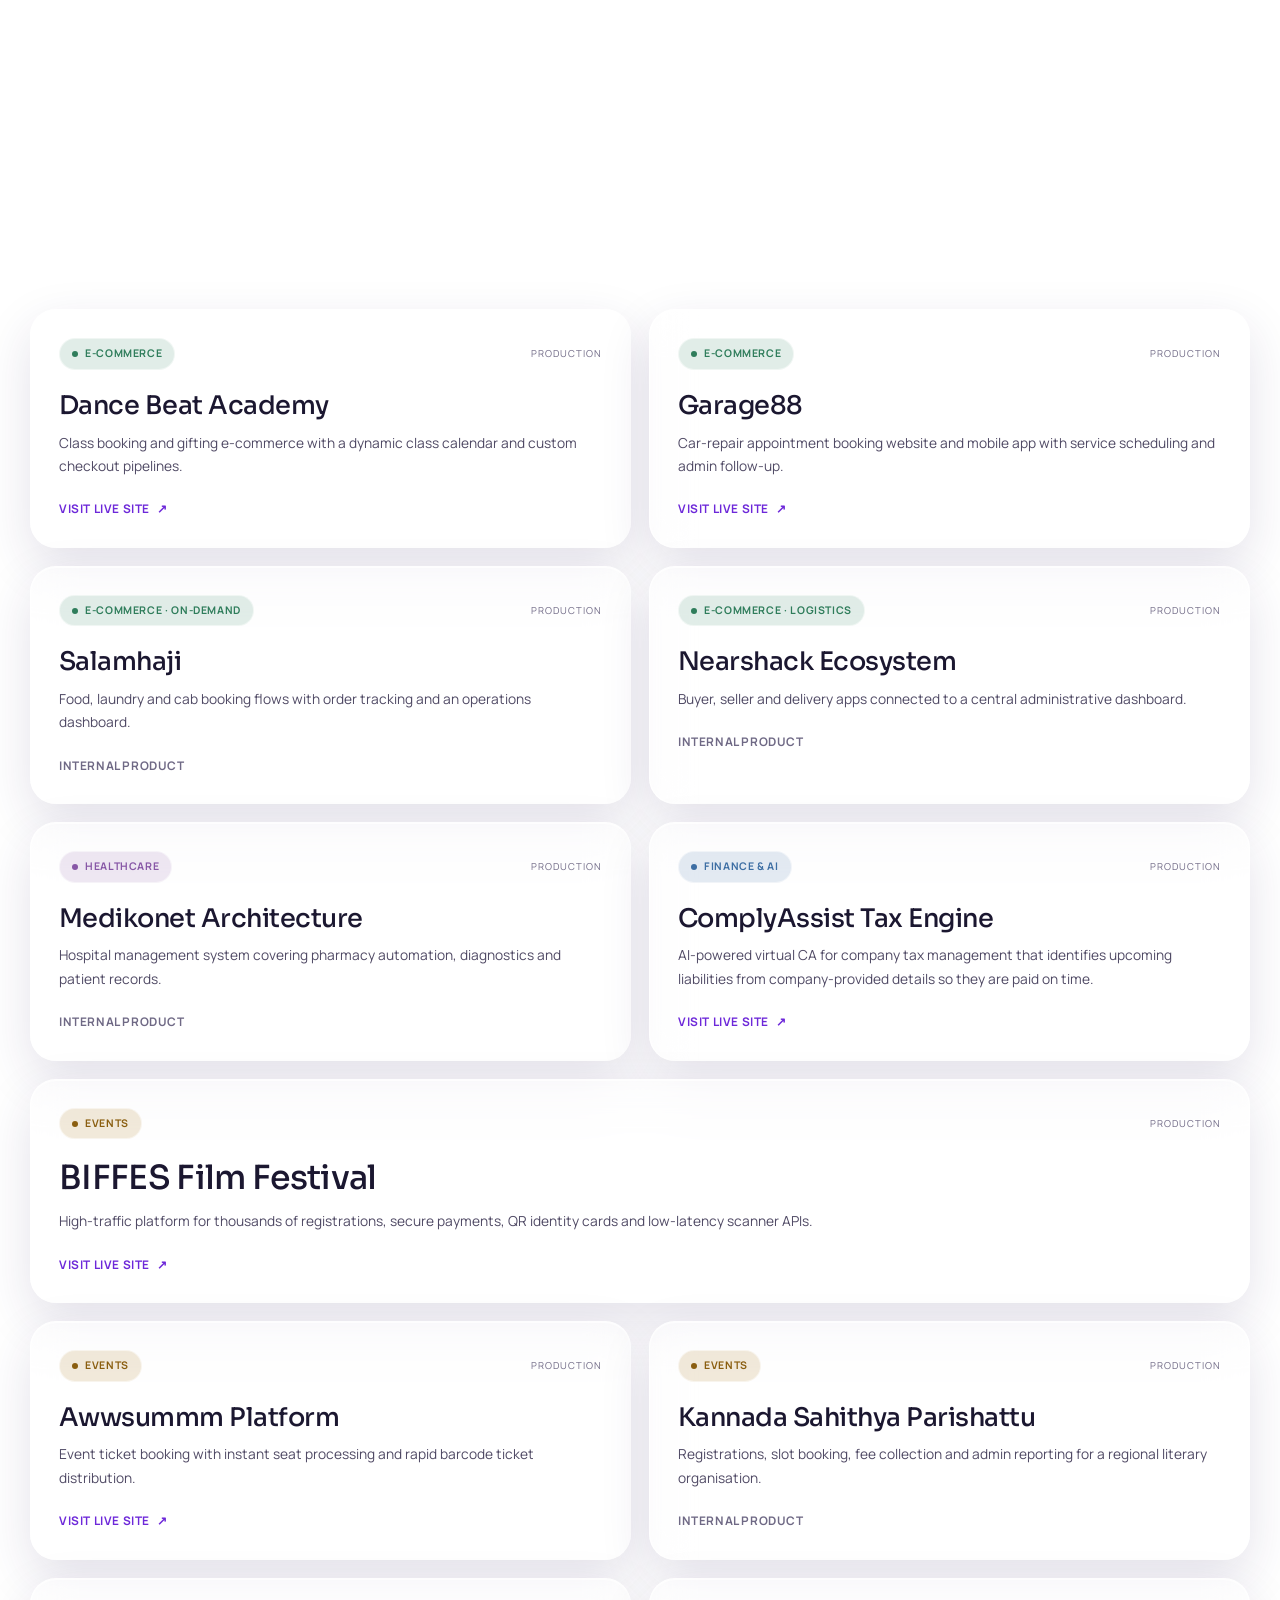
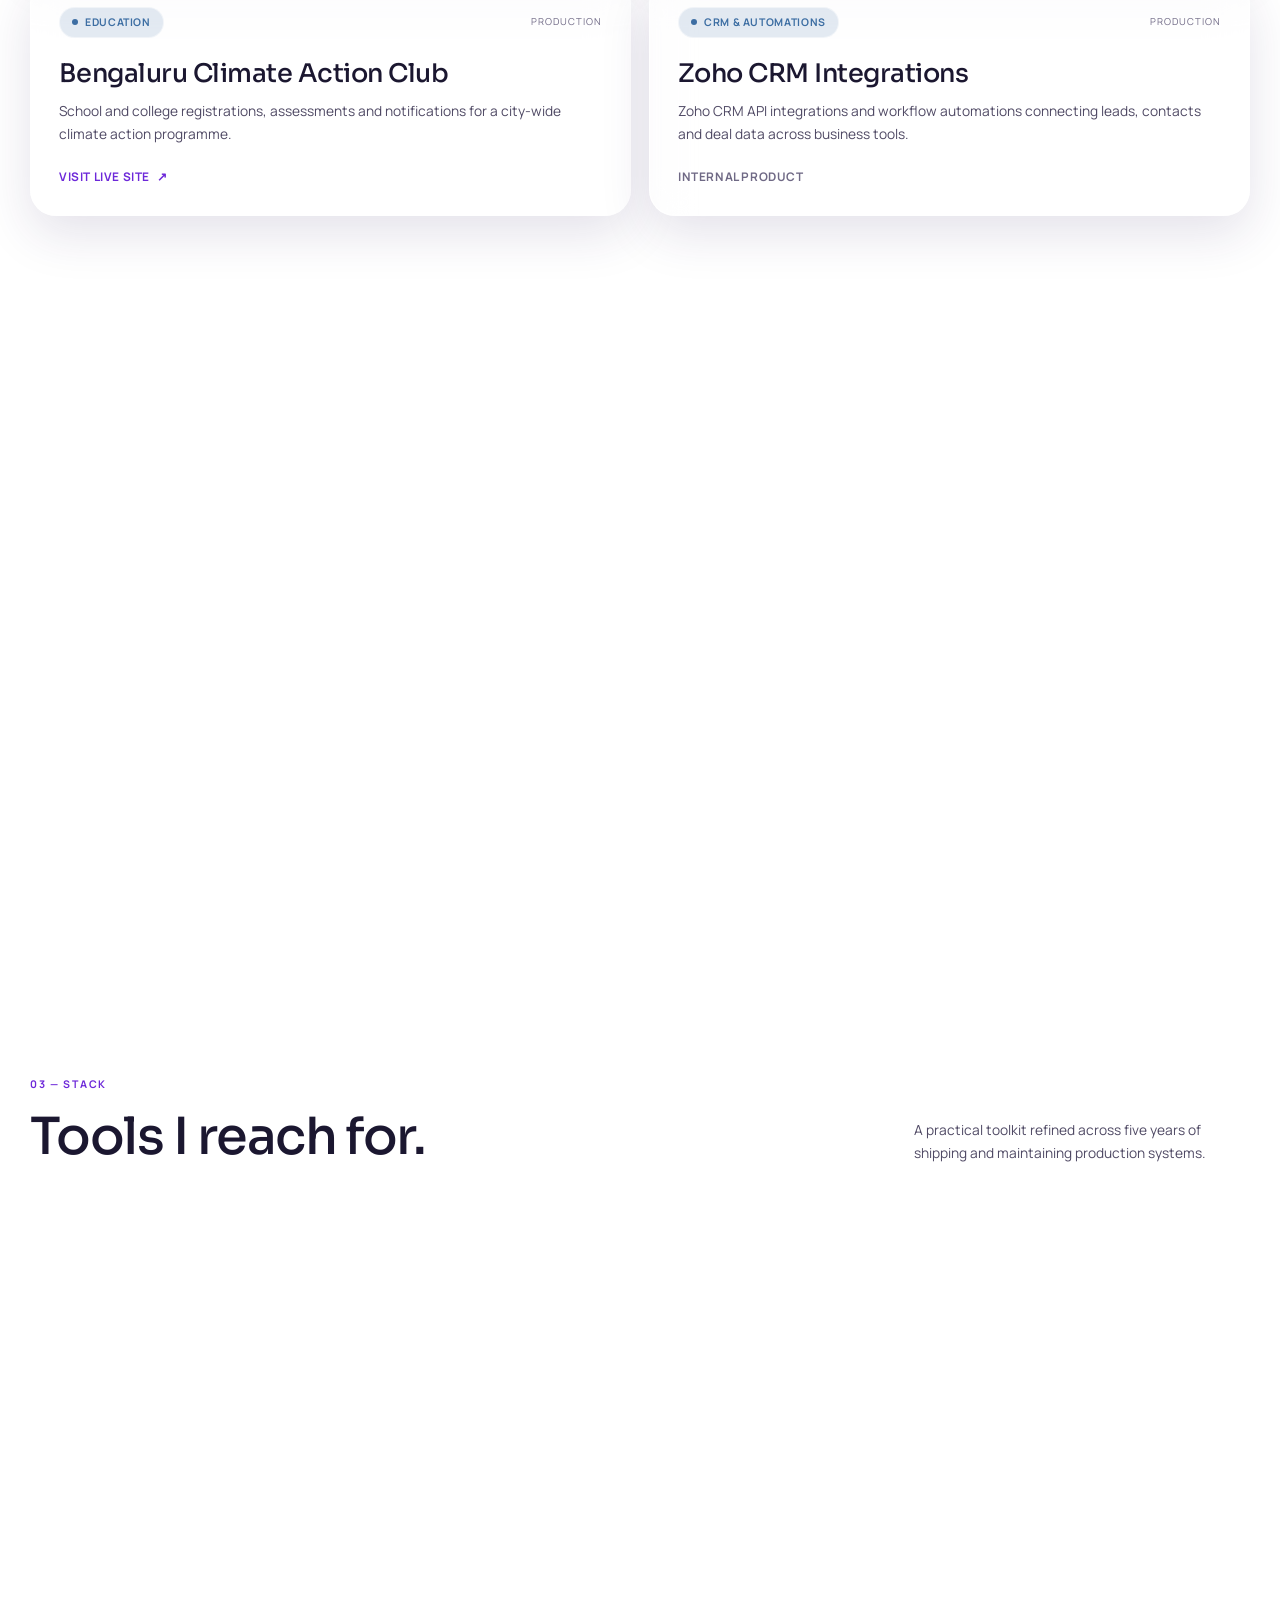
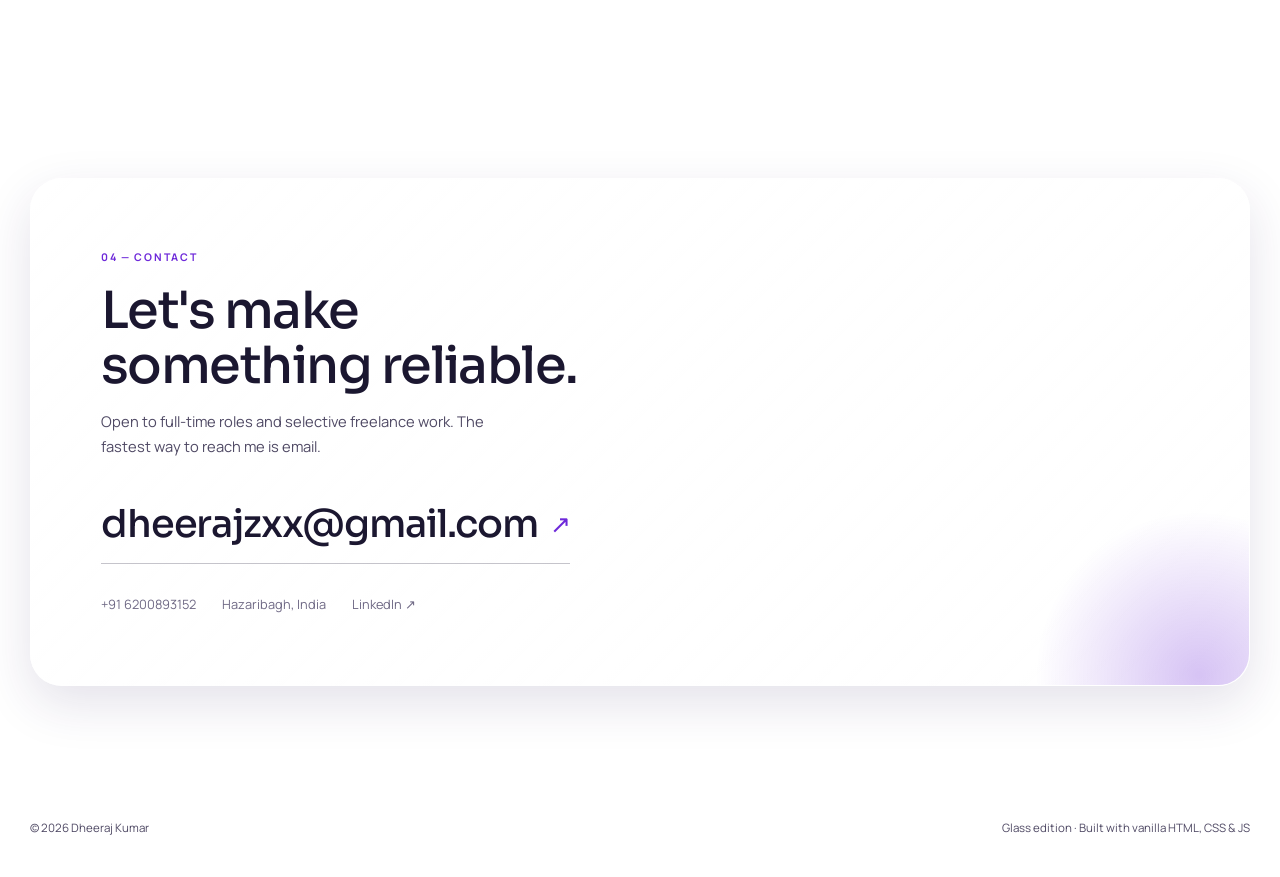
<file: index3.html>
<!DOCTYPE html>
<html lang="en">
<head>
    <meta charset="UTF-8">
    <meta name="viewport" content="width=device-width, initial-scale=1.0">
    <title>Dheeraj Kumar — Full Stack Developer</title>
    <meta name="description" content="Dheeraj Kumar is a full stack developer with 5+ years of experience building secure web applications, PWAs, dashboards and high-throughput APIs.">
    <link rel="preconnect" href="https://fonts.googleapis.com">
    <link rel="preconnect" href="https://fonts.gstatic.com" crossorigin>
    <link href="https://fonts.googleapis.com/css2?family=Manrope:wght@400;500;600;700&family=Sora:wght@300;400;500;600;700&display=swap" rel="stylesheet">
    <link rel="stylesheet" href="css/style3.css">
</head>
<body>
    <div class="aurora" aria-hidden="true">
        <span class="blob blob-a"></span>
        <span class="blob blob-b"></span>
        <span class="blob blob-c"></span>
        <span class="blob blob-d"></span>
    </div>

    <header class="nav-wrap">
        <nav class="glass nav" aria-label="Primary">
            <a class="brand" href="#top">
                <span class="brand-dot" aria-hidden="true"></span>
                <span>Dheeraj Kumar</span>
            </a>
            <div class="nav-links">
                <a href="#work">Work</a>
                <a href="#about">About</a>
                <a href="#stack">Stack</a>
                <a href="#contact">Contact</a>
            </div>
            <a class="nav-cta" href="mailto:dheerajzxx@gmail.com">Let's talk</a>
        </nav>
    </header>

    <main id="top">
        <section class="hero wrap">
            <div class="glass hero-panel reveal">
                <span class="pill"><span class="pill-dot" aria-hidden="true"></span>Available for work</span>
                <h1>Full stack developer building <span class="grad">calm, reliable</span> software.</h1>
                <p class="hero-lede">
                    Secure web applications, PWAs, dashboards and high-throughput APIs — shipped for government portals, marketplaces, hospitals and mass-scale events.
                </p>
                <div class="hero-actions">
                    <a class="btn btn-solid" href="#work">Explore work</a>
                    <a class="btn btn-soft" href="mailto:dheerajzxx@gmail.com">Email me</a>
                </div>
                <div class="hero-stats">
                    <div><strong>5+</strong><span>Years</span></div>
                    <div><strong>12</strong><span>Products</span></div>
                    <div><strong>4</strong><span>Industries</span></div>
                </div>
            </div>

            <div class="hero-side">
                <div class="glass profile-card reveal">
                    <div class="avatar" aria-hidden="true">DK</div>
                    <h2>Dheeraj Kumar</h2>
                    <p class="role">Full Stack Developer</p>
                    <ul class="profile-list">
                        <li><span>Location</span><strong>Hazaribagh, IN</strong></li>
                        <li><span>Stack</span><strong>Laravel · Node · Next</strong></li>
                        <li><span>Email</span><strong>dheerajzxx@gmail.com</strong></li>
                    </ul>
                </div>
                <div class="glass mini-card reveal">
                    <span class="mini-label">Currently</span>
                    <p>Open to full-time roles and selective freelance work.</p>
                </div>
            </div>
        </section>

        <section class="section wrap" id="work">
            <div class="section-head">
                <div>
                    <span class="kicker">01 — Work</span>
                    <h2>Selected products, shipped.</h2>
                </div>
                <p class="section-note">A selection of live and internal products across four industries. Filter by sector to narrow the list.</p>
            </div>

            <div class="filters glass" id="glass-filters" role="group" aria-label="Filter projects by sector">
                <button class="filter is-active" type="button" data-filter="all" aria-pressed="true">All</button>
                <button class="filter" type="button" data-filter="government" aria-pressed="false">Government</button>
                <button class="filter" type="button" data-filter="ecommerce" aria-pressed="false">E-commerce</button>
                <button class="filter" type="button" data-filter="healthcare" aria-pressed="false">Healthcare &amp; AI</button>
                <button class="filter" type="button" data-filter="events" aria-pressed="false">Events</button>
            </div>

            <div class="work-grid" id="glass-grid" aria-live="polite"></div>
        </section>

        <section class="section wrap" id="about">
            <div class="glass about-panel reveal">
                <div class="about-left">
                    <span class="kicker">02 — About</span>
                    <h2>Production software, not demos.</h2>
                </div>
                <div class="about-right">
                    <p class="about-lede">I turn complex requirements into reliable, maintainable products.</p>
                    <p>
                        My work sits across the stack: Laravel and Node.js on the backend, Vue, Nuxt, Next.js and React on the frontend, with PostgreSQL, MySQL and Redis underneath. I care about clean APIs, tested flows and interfaces that stay fast under real traffic.
                    </p>
                    <div class="about-callout">
                        <span>AI-assisted development</span>
                        <p>Certified AI coder working with Claude Code and agents — using rigorous unit testing and real API isolation workflows to keep builds zero-regression and production-ready.</p>
                    </div>
                </div>
            </div>
        </section>

        <section class="section wrap" id="stack">
            <div class="section-head">
                <div>
                    <span class="kicker">03 — Stack</span>
                    <h2>Tools I reach for.</h2>
                </div>
                <p class="section-note">A practical toolkit refined across five years of shipping and maintaining production systems.</p>
            </div>
            <div class="stack-grid" id="glass-stack"></div>
        </section>

        <section class="section wrap" id="contact">
            <div class="glass contact-panel reveal">
                <span class="kicker">04 — Contact</span>
                <h2>Let's make something reliable.</h2>
                <p class="contact-lede">Open to full-time roles and selective freelance work. The fastest way to reach me is email.</p>
                <a class="contact-email" href="mailto:dheerajzxx@gmail.com">dheerajzxx@gmail.com <span aria-hidden="true">↗</span></a>
                <div class="contact-meta">
                    <a href="tel:+916200893152">+91 6200893152</a>
                    <span>Hazaribagh, India</span>
                    <a href="https://linkedin.com" target="_blank" rel="noopener">LinkedIn ↗</a>
                </div>
            </div>
        </section>
    </main>

    <footer class="footer wrap">
        <p>© <span id="year">2026</span> Dheeraj Kumar</p>
        <p>Glass edition · Built with vanilla HTML, CSS &amp; JS</p>
    </footer>

    <script src="js/data.js"></script>
    <script src="js/app3.js"></script>
</body>
</html>
</file>
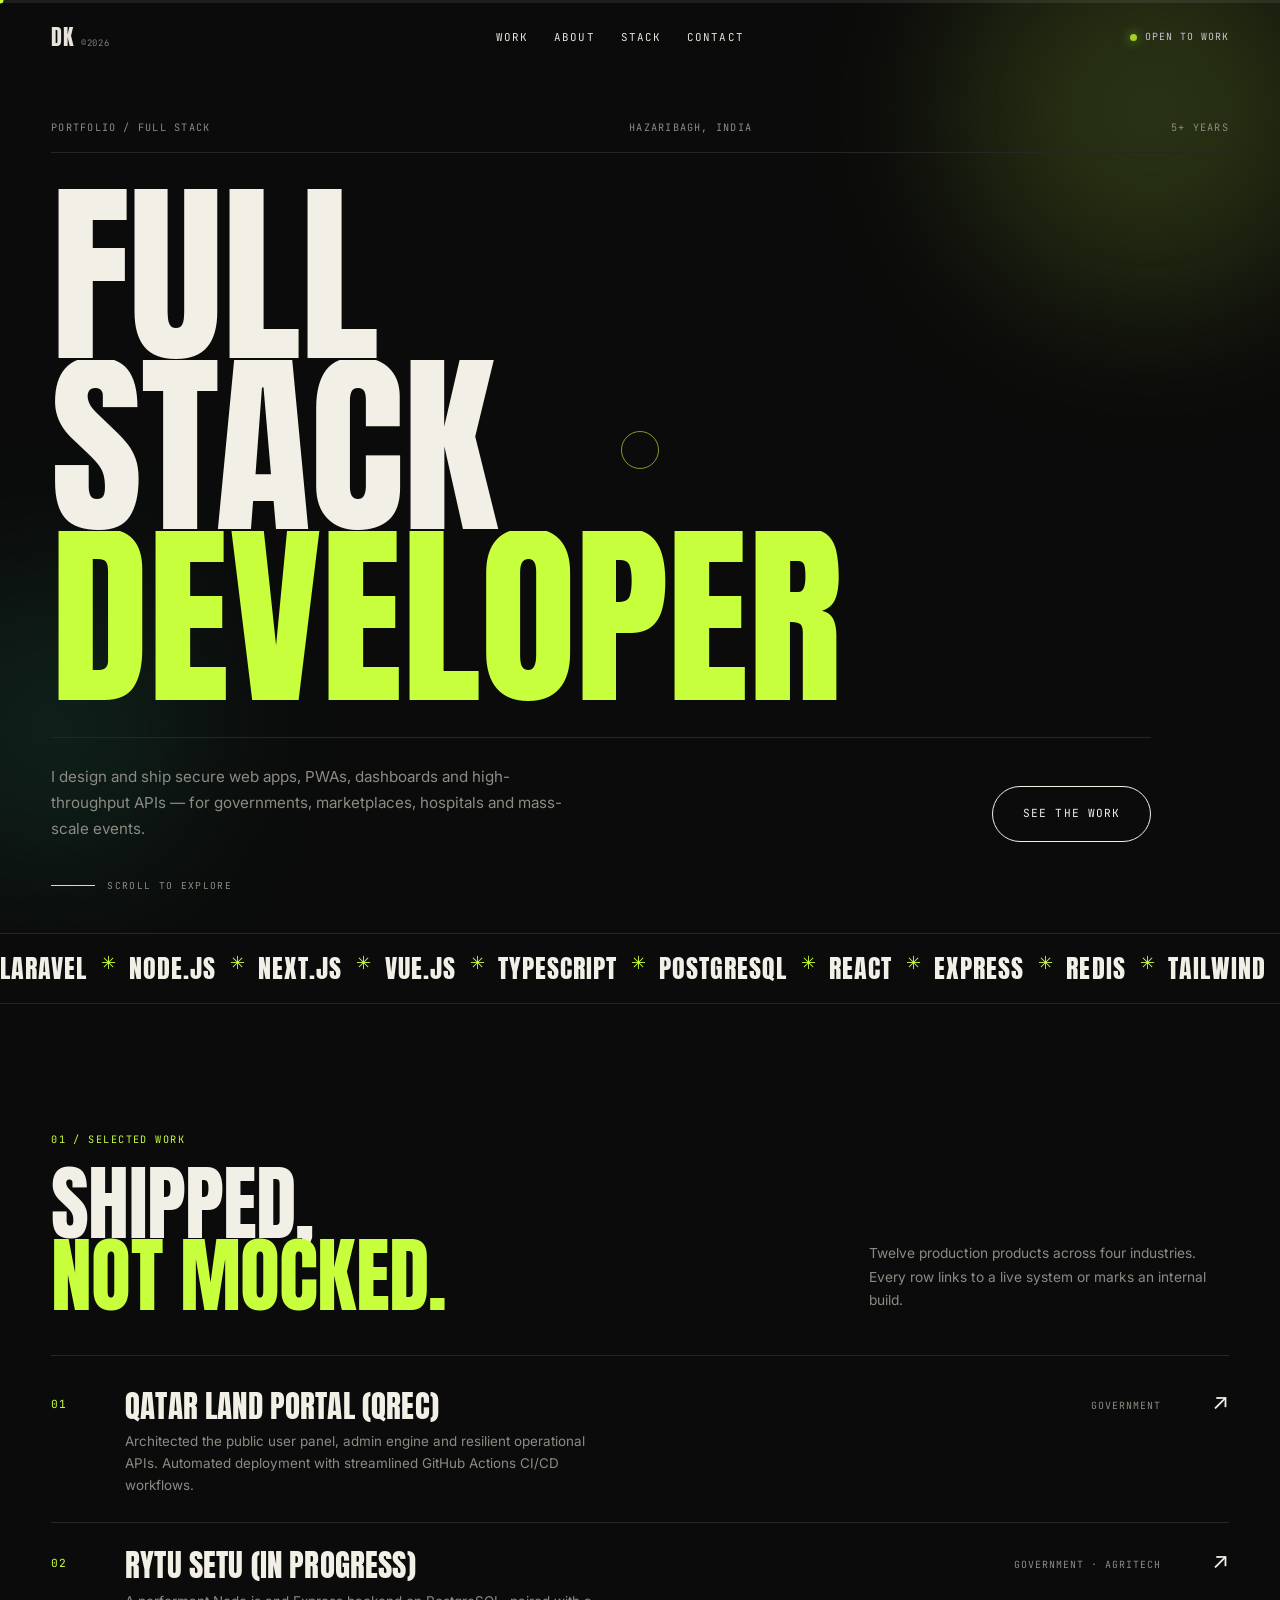
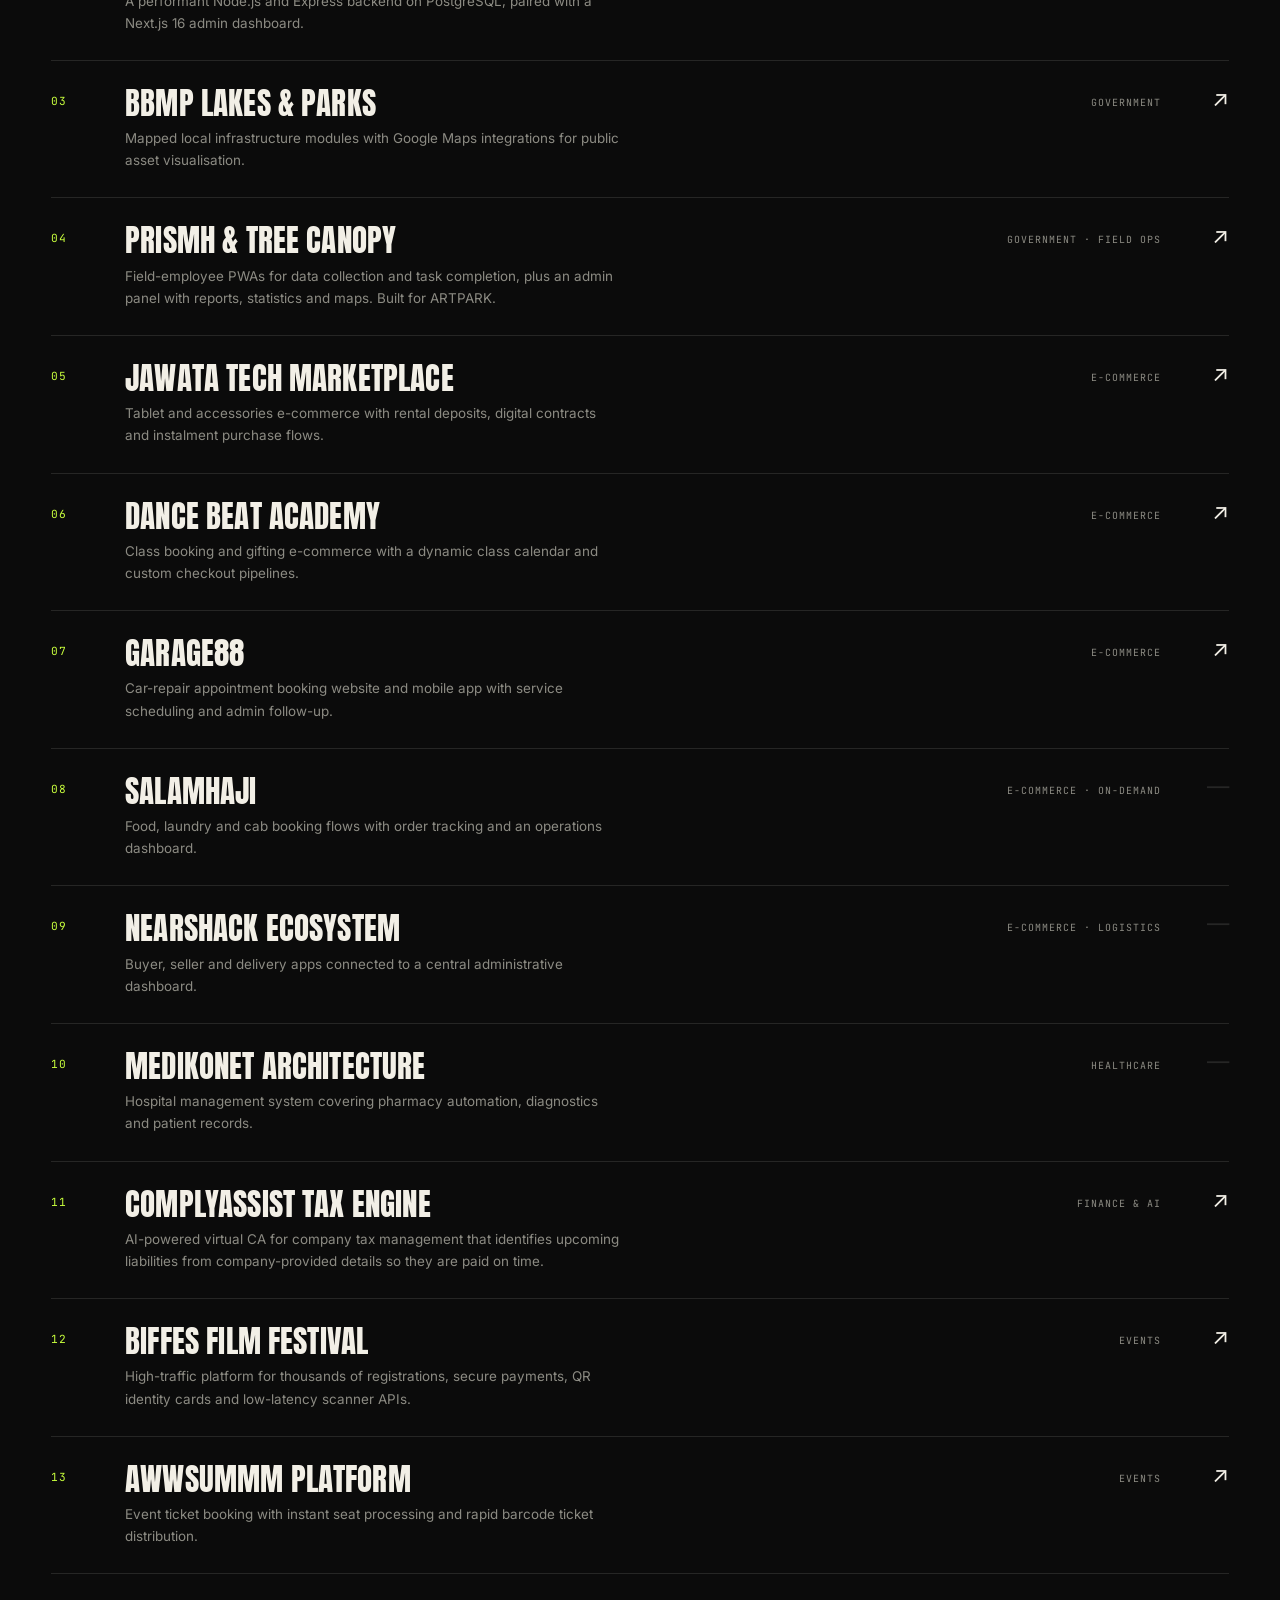
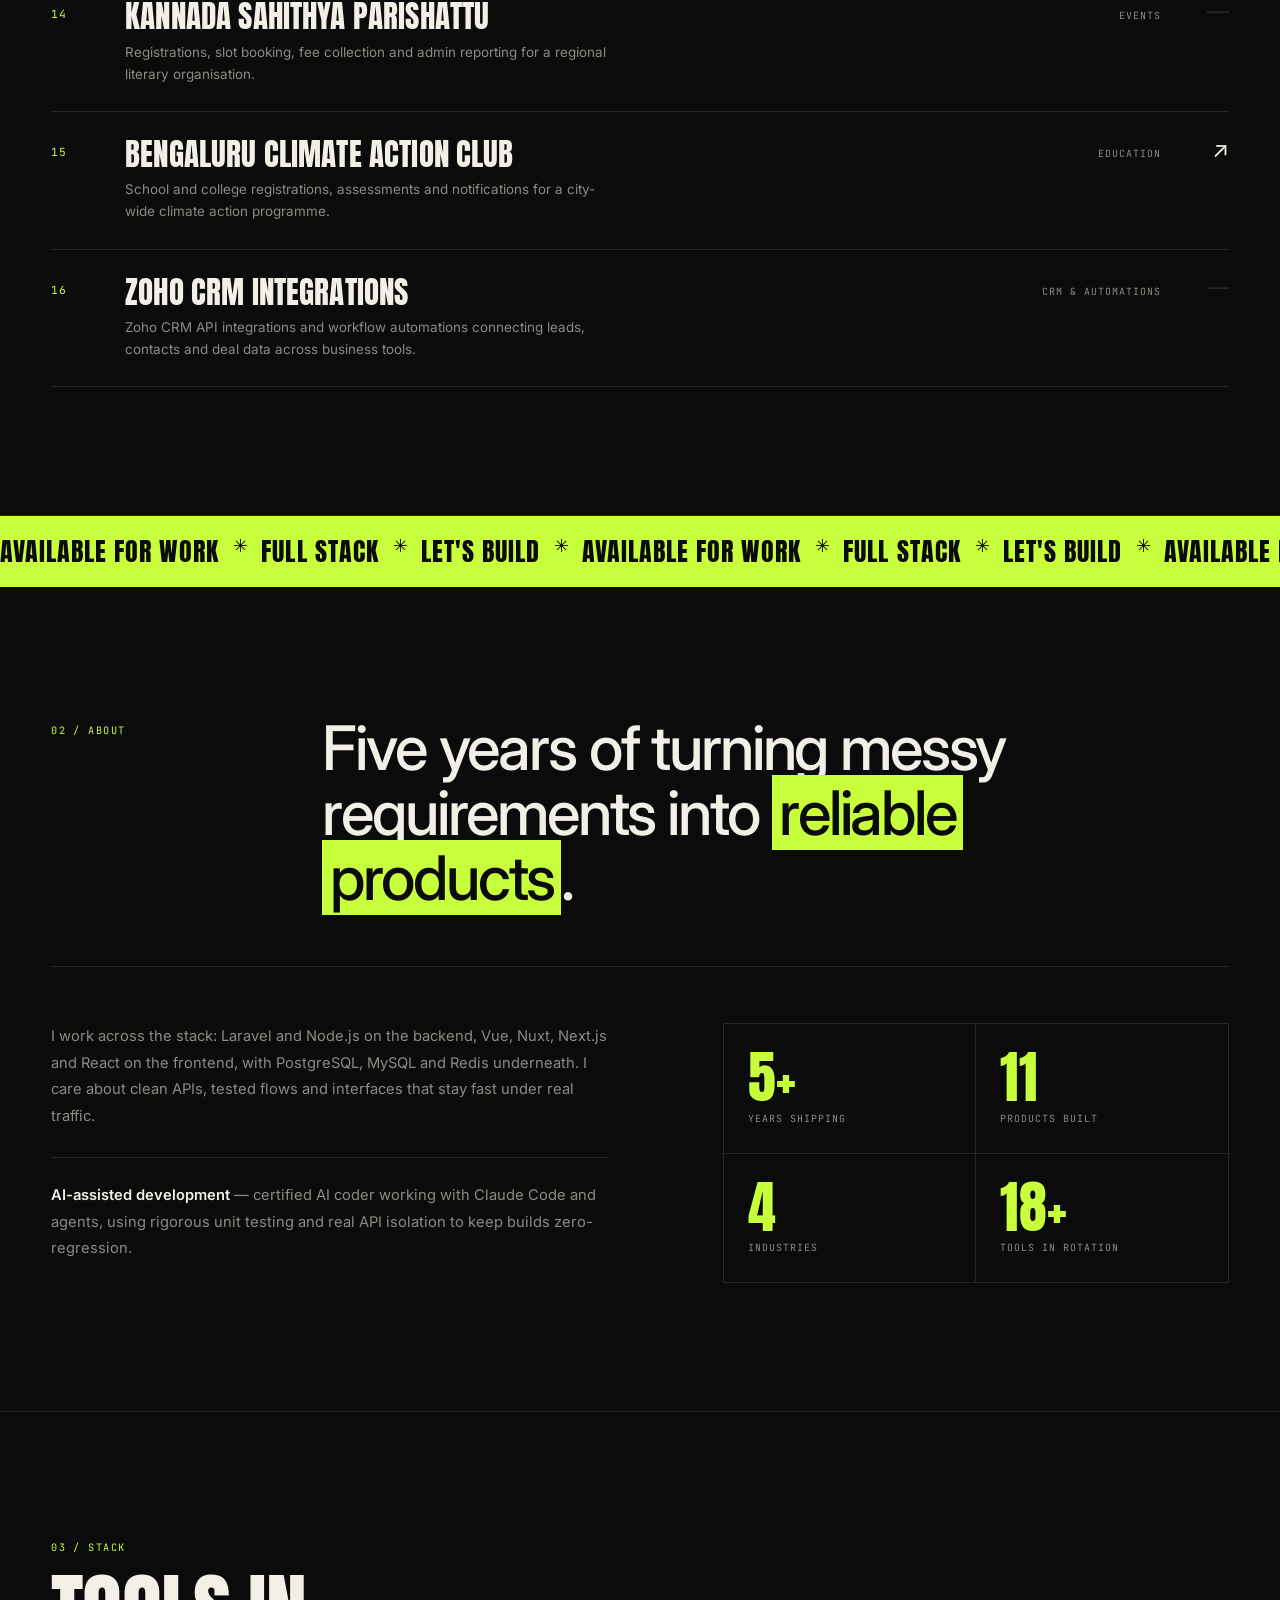
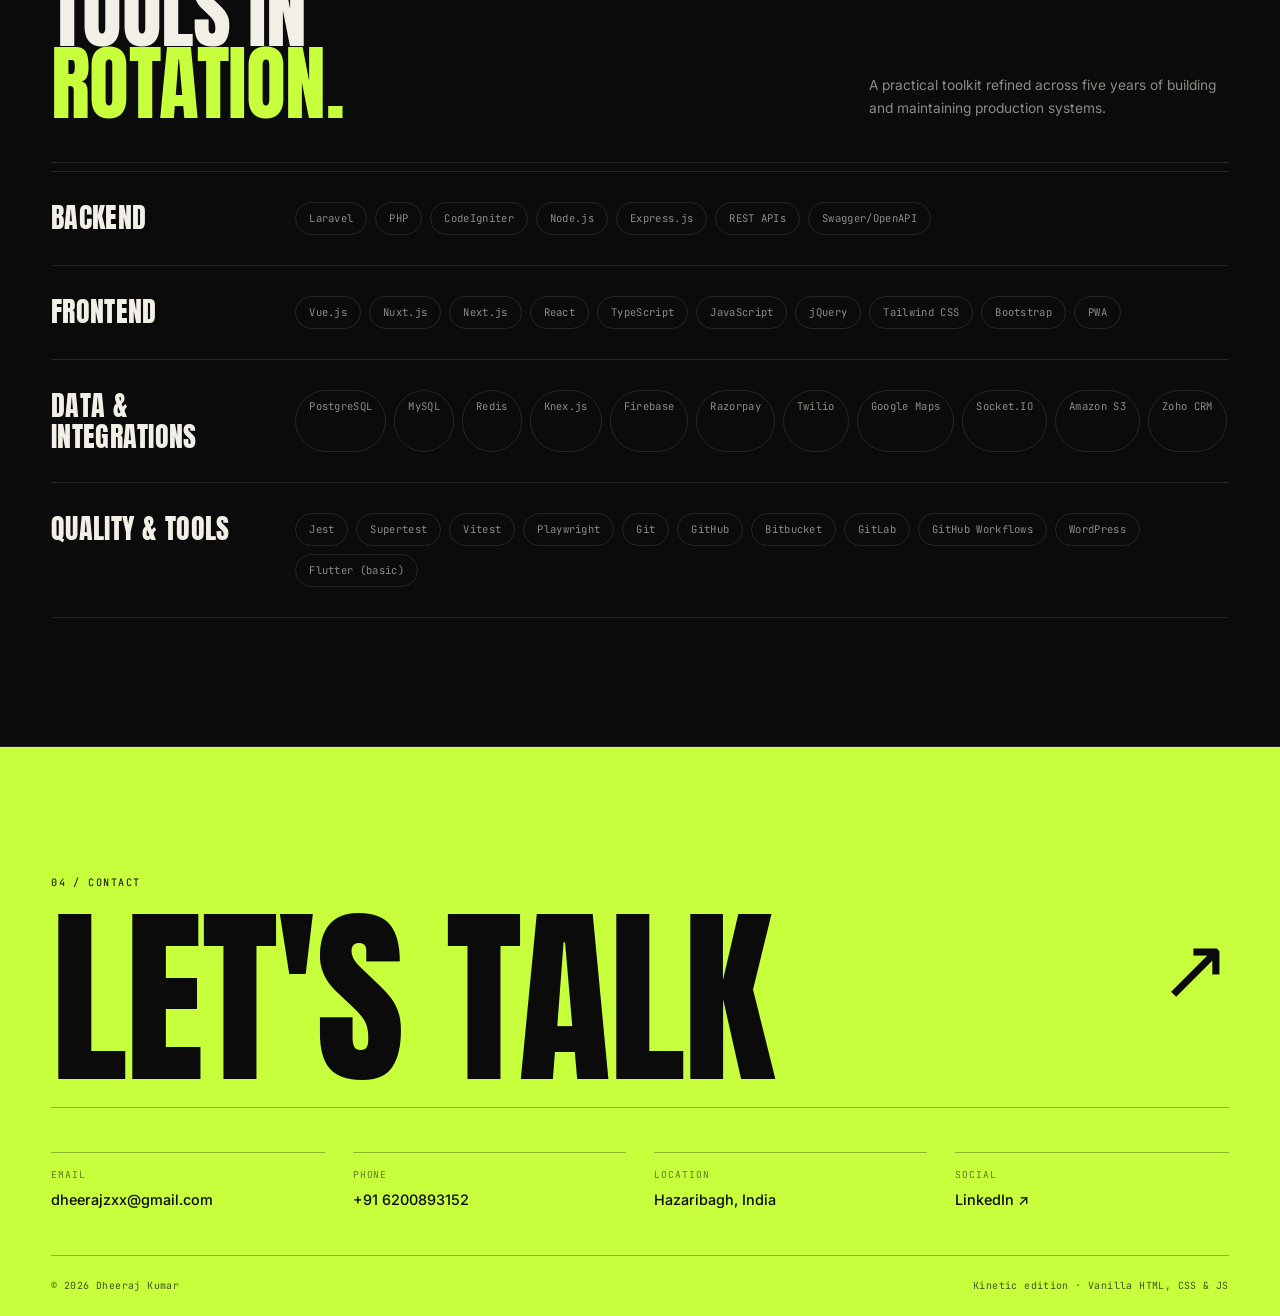
<file: index4.html>
<!DOCTYPE html>
<html lang="en">
<head>
    <meta charset="UTF-8">
    <meta name="viewport" content="width=device-width, initial-scale=1.0">
    <title>Dheeraj Kumar — Full Stack Developer</title>
    <meta name="description" content="Dheeraj Kumar is a full stack developer with 5+ years of experience building secure web applications, PWAs, dashboards and high-throughput APIs.">
    <link rel="preconnect" href="https://fonts.googleapis.com">
    <link rel="preconnect" href="https://fonts.gstatic.com" crossorigin>
    <link href="https://fonts.googleapis.com/css2?family=Anton&family=Inter:wght@400;500;600&family=JetBrains+Mono:wght@400;500&display=swap" rel="stylesheet">
    <link rel="stylesheet" href="css/style4.css">
</head>
<body>
    <div class="progress" aria-hidden="true"><span id="progress-bar"></span></div>
    <div class="cursor" id="cursor" aria-hidden="true">
        <span class="cursor-dot"></span>
        <span class="cursor-ring"></span>
    </div>

    <header class="topbar">
        <a class="logo" href="#top">DK<span>©2026</span></a>
        <nav class="menu" aria-label="Primary">
            <a href="#work">Work</a>
            <a href="#about">About</a>
            <a href="#stack">Stack</a>
            <a href="#contact">Contact</a>
        </nav>
        <a class="status" href="#contact"><span class="status-dot" aria-hidden="true"></span>Open to work</a>
    </header>

    <main id="top">
        <section class="hero">
            <div class="hero-meta">
                <span>Portfolio / Full stack</span>
                <span>Hazaribagh, India</span>
                <span>5+ years</span>
            </div>

            <h1 class="hero-title">
                <span class="line"><span>Full</span></span>
                <span class="line"><span>Stack</span></span>
                <span class="line line-accent"><span>Developer</span></span>
            </h1>

            <div class="hero-bottom">
                <p class="hero-copy">
                    I design and ship secure web apps, PWAs, dashboards and high-throughput APIs — for governments, marketplaces, hospitals and mass-scale events.
                </p>
                <a class="btn-magnet" href="#work"><span>See the work</span></a>
            </div>

            <div class="scroll-cue"><span class="scroll-line" aria-hidden="true"></span>Scroll to explore</div>
            <div class="orb orb-a" aria-hidden="true"></div>
            <div class="orb orb-b" aria-hidden="true"></div>
        </section>

        <div class="marquee" aria-hidden="true">
            <div class="marquee-track">
                <span>Laravel</span><span>Node.js</span><span>Next.js</span><span>Vue.js</span><span>TypeScript</span><span>PostgreSQL</span><span>React</span><span>Express</span><span>Redis</span><span>Tailwind</span>
                <span>Laravel</span><span>Node.js</span><span>Next.js</span><span>Vue.js</span><span>TypeScript</span><span>PostgreSQL</span><span>React</span><span>Express</span><span>Redis</span><span>Tailwind</span>
            </div>
        </div>

        <section class="work" id="work">
            <div class="section-head">
                <div class="head-left">
                    <span class="label">01 / Selected work</span>
                    <h2>Shipped,<br><em>not mocked.</em></h2>
                </div>
                <p class="section-note">Twelve production products across four industries. Every row links to a live system or marks an internal build.</p>
            </div>
            <div class="work-list" id="work-list"></div>
        </section>

        <div class="marquee marquee-accent" aria-hidden="true">
            <div class="marquee-track">
                <span>Available for work</span><span>Full stack</span><span>Let's build</span><span>Available for work</span><span>Full stack</span><span>Let's build</span>
                <span>Available for work</span><span>Full stack</span><span>Let's build</span><span>Available for work</span><span>Full stack</span><span>Let's build</span>
            </div>
        </div>

        <section class="about" id="about">
            <div class="about-top">
                <span class="label">02 / About</span>
                <p class="about-statement">Five years of turning messy requirements into <span class="hl">reliable products</span>.</p>
            </div>
            <div class="about-grid">
                <div class="about-copy">
                    <p>
                        I work across the stack: Laravel and Node.js on the backend, Vue, Nuxt, Next.js and React on the frontend, with PostgreSQL, MySQL and Redis underneath. I care about clean APIs, tested flows and interfaces that stay fast under real traffic.
                    </p>
                    <p class="about-callout">
                        <strong>AI-assisted development</strong> — certified AI coder working with Claude Code and agents, using rigorous unit testing and real API isolation to keep builds zero-regression.
                    </p>
                </div>
                <div class="stats">
                    <div class="stat">
                        <strong data-count="5" data-suffix="+">0</strong>
                        <span>Years shipping</span>
                    </div>
                    <div class="stat">
                        <strong data-count="12" data-suffix="">0</strong>
                        <span>Products built</span>
                    </div>
                    <div class="stat">
                        <strong data-count="4" data-suffix="">0</strong>
                        <span>Industries</span>
                    </div>
                    <div class="stat">
                        <strong data-count="20" data-suffix="+">0</strong>
                        <span>Tools in rotation</span>
                    </div>
                </div>
            </div>
        </section>

        <section class="stack" id="stack">
            <div class="section-head">
                <div class="head-left">
                    <span class="label">03 / Stack</span>
                    <h2>Tools in<br><em>rotation.</em></h2>
                </div>
                <p class="section-note">A practical toolkit refined across five years of building and maintaining production systems.</p>
            </div>
            <div class="stack-list" id="stack-list"></div>
        </section>

        <section class="contact" id="contact">
            <span class="label">04 / Contact</span>
            <a class="contact-big" href="mailto:dheerajzxx@gmail.com">
                <span>Let's talk</span>
                <span class="contact-arrow" aria-hidden="true">↗</span>
            </a>
            <div class="contact-grid">
                <div>
                    <span class="mini-label">Email</span>
                    <a href="mailto:dheerajzxx@gmail.com">dheerajzxx@gmail.com</a>
                </div>
                <div>
                    <span class="mini-label">Phone</span>
                    <a href="tel:+916200893152">+91 6200893152</a>
                </div>
                <div>
                    <span class="mini-label">Location</span>
                    <span>Hazaribagh, India</span>
                </div>
                <div>
                    <span class="mini-label">Social</span>
                    <a href="https://linkedin.com" target="_blank" rel="noopener">LinkedIn ↗</a>
                </div>
            </div>
            <footer class="footer">
                <span>© <span id="year">2026</span> Dheeraj Kumar</span>
                <span>Kinetic edition · Vanilla HTML, CSS &amp; JS</span>
            </footer>
        </section>
    </main>

    <script src="js/data.js"></script>
    <script src="js/app4.js"></script>
</body>
</html>
</file>
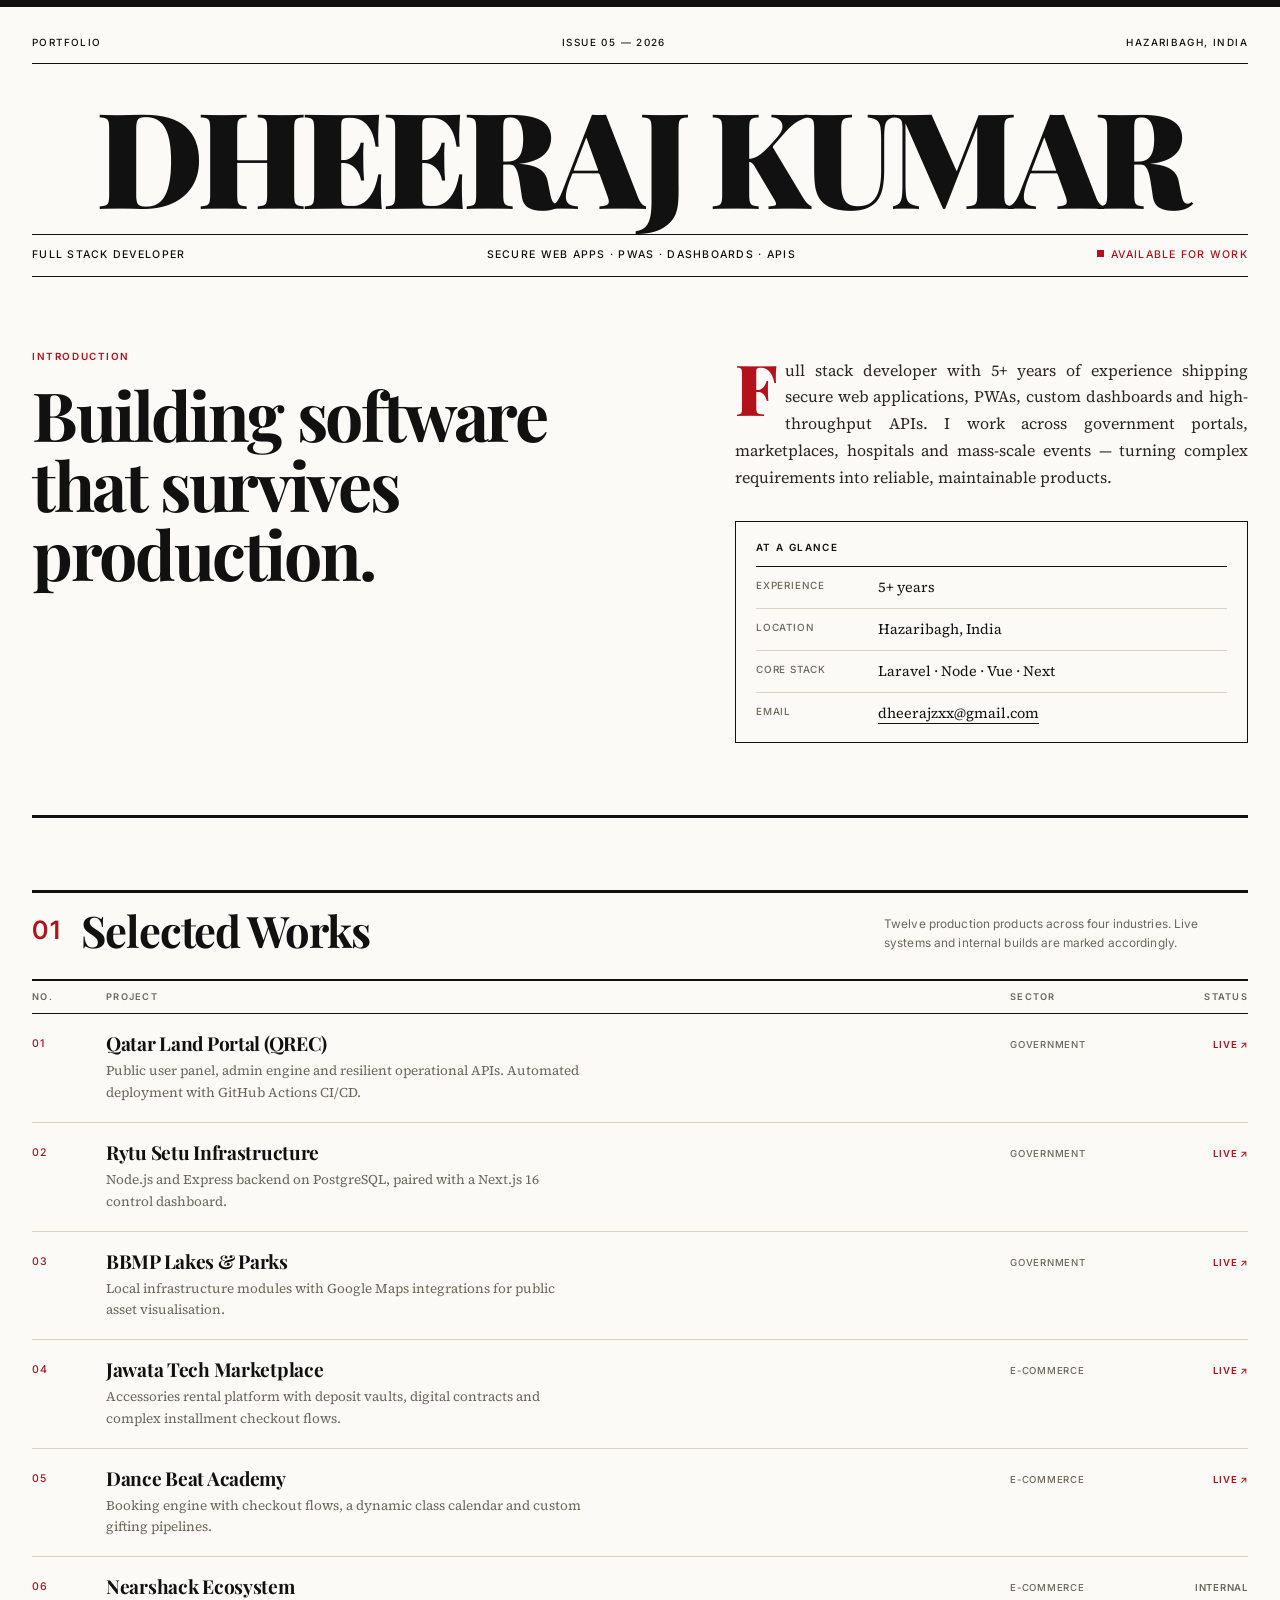
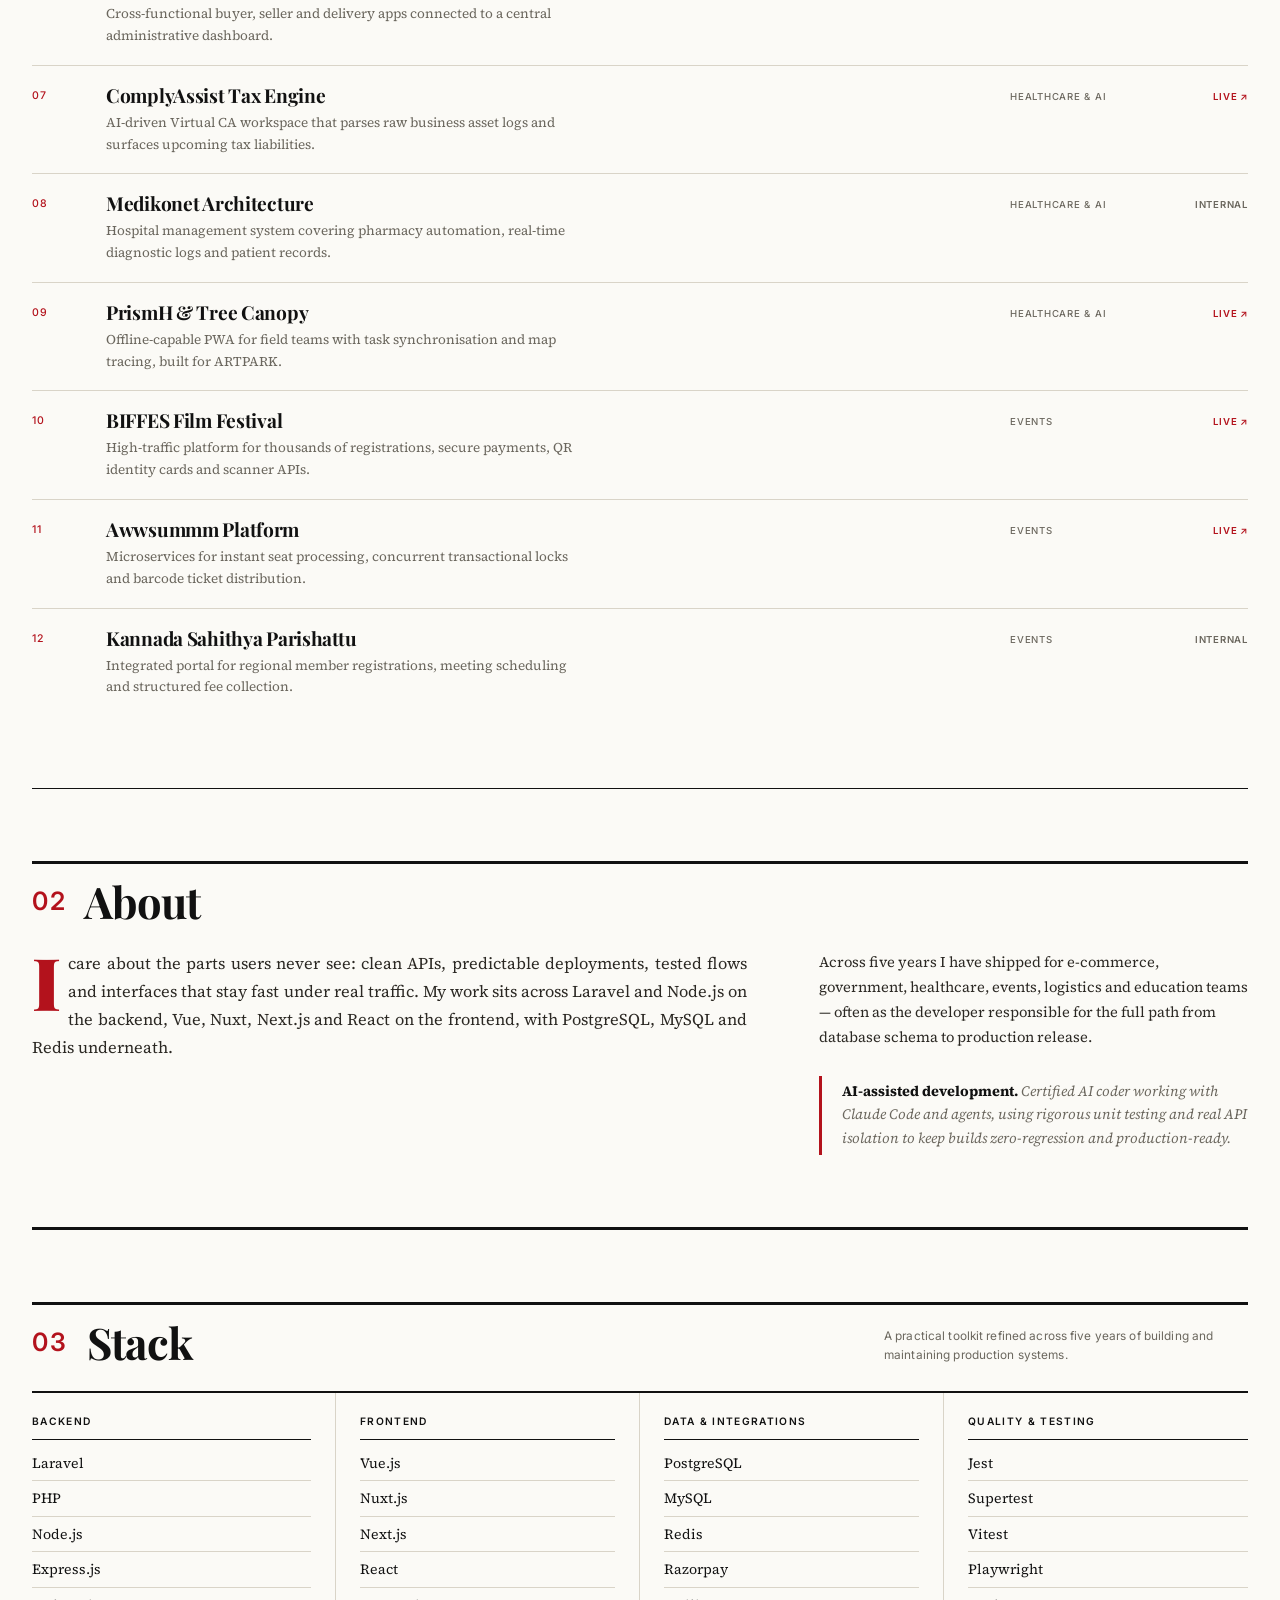
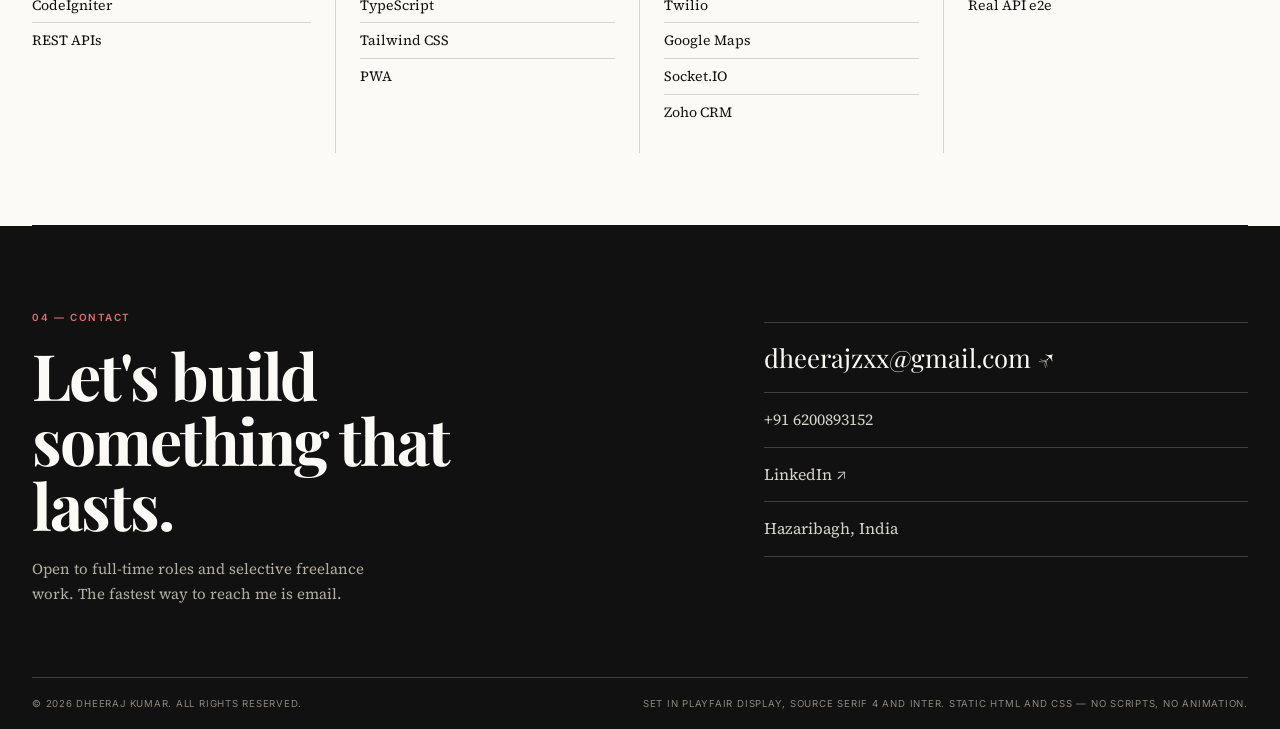
<file: index5.html>
<!DOCTYPE html>
<html lang="en">
<head>
    <meta charset="UTF-8">
    <meta name="viewport" content="width=device-width, initial-scale=1.0">
    <title>Dheeraj Kumar — Full Stack Developer</title>
    <meta name="description" content="Dheeraj Kumar is a full stack developer with 5+ years of experience building secure web applications, PWAs, dashboards and high-throughput APIs.">
    <link rel="preconnect" href="https://fonts.googleapis.com">
    <link rel="preconnect" href="https://fonts.gstatic.com" crossorigin>
    <link href="https://fonts.googleapis.com/css2?family=Inter:wght@400;500;600&family=Playfair+Display:ital,wght@0,700;0,900;1,700&family=Source+Serif+4:ital,opsz,wght@0,8..60,400;0,8..60,600;1,8..60,400&display=swap" rel="stylesheet">
    <link rel="stylesheet" href="css/style5.css">
</head>
<body>
    <header class="masthead">
        <div class="topline">
            <span>Portfolio</span>
            <span>Issue 05 — 2026</span>
            <span>Hazaribagh, India</span>
        </div>
        <h1 class="nameplate">Dheeraj Kumar</h1>
        <div class="subplate">
            <p>Full stack developer</p>
            <p>Secure web apps · PWAs · Dashboards · APIs</p>
            <p class="available">Available for work</p>
        </div>
    </header>

    <main>
        <section class="hero">
            <div class="hero-lead">
                <span class="section-no">Introduction</span>
                <h2>Building software that survives production.</h2>
            </div>
            <div class="hero-body">
                <p class="dropcap">
                    Full stack developer with 5+ years of experience shipping secure web applications, PWAs, custom dashboards and high-throughput APIs. I work across government portals, marketplaces, hospitals and mass-scale events — turning complex requirements into reliable, maintainable products.
                </p>
                <div class="factbox">
                    <h3>At a glance</h3>
                    <dl>
                        <div><dt>Experience</dt><dd>5+ years</dd></div>
                        <div><dt>Location</dt><dd>Hazaribagh, India</dd></div>
                        <div><dt>Core stack</dt><dd>Laravel · Node · Vue · Next</dd></div>
                        <div><dt>Email</dt><dd><a href="mailto:dheerajzxx@gmail.com">dheerajzxx@gmail.com</a></dd></div>
                    </dl>
                </div>
            </div>
        </section>

        <section class="works">
            <div class="section-head">
                <h2><span>01</span> Selected Works</h2>
                <p>Twelve production products across four industries. Live systems and internal builds are marked accordingly.</p>
            </div>

            <div class="work-table">
                <div class="work-head" aria-hidden="true">
                    <span>No.</span>
                    <span>Project</span>
                    <span>Sector</span>
                    <span>Status</span>
                </div>

                <article class="work-item">
                    <span class="num">01</span>
                    <div class="work-main">
                        <h3><a href="https://qrec.gov.qa" target="_blank" rel="noopener">Qatar Land Portal (QREC)</a></h3>
                        <p>Public user panel, admin engine and resilient operational APIs. Automated deployment with GitHub Actions CI/CD.</p>
                    </div>
                    <span class="sector">Government</span>
                    <a class="link" href="https://qrec.gov.qa" target="_blank" rel="noopener">Live ↗</a>
                </article>

                <article class="work-item">
                    <span class="num">02</span>
                    <div class="work-main">
                        <h3><a href="https://rytusetu.in" target="_blank" rel="noopener">Rytu Setu Infrastructure</a></h3>
                        <p>Node.js and Express backend on PostgreSQL, paired with a Next.js 16 control dashboard.</p>
                    </div>
                    <span class="sector">Government</span>
                    <a class="link" href="https://rytusetu.in" target="_blank" rel="noopener">Live ↗</a>
                </article>

                <article class="work-item">
                    <span class="num">03</span>
                    <div class="work-main">
                        <h3><a href="https://bbmpgov.org" target="_blank" rel="noopener">BBMP Lakes &amp; Parks</a></h3>
                        <p>Local infrastructure modules with Google Maps integrations for public asset visualisation.</p>
                    </div>
                    <span class="sector">Government</span>
                    <a class="link" href="https://bbmpgov.org" target="_blank" rel="noopener">Live ↗</a>
                </article>

                <article class="work-item">
                    <span class="num">04</span>
                    <div class="work-main">
                        <h3><a href="https://scriblette.com" target="_blank" rel="noopener">Jawata Tech Marketplace</a></h3>
                        <p>Accessories rental platform with deposit vaults, digital contracts and complex installment checkout flows.</p>
                    </div>
                    <span class="sector">E-commerce</span>
                    <a class="link" href="https://scriblette.com" target="_blank" rel="noopener">Live ↗</a>
                </article>

                <article class="work-item">
                    <span class="num">05</span>
                    <div class="work-main">
                        <h3><a href="https://dancebeatacademy.com" target="_blank" rel="noopener">Dance Beat Academy</a></h3>
                        <p>Booking engine with checkout flows, a dynamic class calendar and custom gifting pipelines.</p>
                    </div>
                    <span class="sector">E-commerce</span>
                    <a class="link" href="https://dancebeatacademy.com" target="_blank" rel="noopener">Live ↗</a>
                </article>

                <article class="work-item">
                    <span class="num">06</span>
                    <div class="work-main">
                        <h3>Nearshack Ecosystem</h3>
                        <p>Cross-functional buyer, seller and delivery apps connected to a central administrative dashboard.</p>
                    </div>
                    <span class="sector">E-commerce</span>
                    <span class="link is-muted">Internal</span>
                </article>

                <article class="work-item">
                    <span class="num">07</span>
                    <div class="work-main">
                        <h3><a href="https://complyassist.io" target="_blank" rel="noopener">ComplyAssist Tax Engine</a></h3>
                        <p>AI-driven Virtual CA workspace that parses raw business asset logs and surfaces upcoming tax liabilities.</p>
                    </div>
                    <span class="sector">Healthcare &amp; AI</span>
                    <a class="link" href="https://complyassist.io" target="_blank" rel="noopener">Live ↗</a>
                </article>

                <article class="work-item">
                    <span class="num">08</span>
                    <div class="work-main">
                        <h3>Medikonet Architecture</h3>
                        <p>Hospital management system covering pharmacy automation, real-time diagnostic logs and patient records.</p>
                    </div>
                    <span class="sector">Healthcare &amp; AI</span>
                    <span class="link is-muted">Internal</span>
                </article>

                <article class="work-item">
                    <span class="num">09</span>
                    <div class="work-main">
                        <h3><a href="https://artpark.ai" target="_blank" rel="noopener">PrismH &amp; Tree Canopy</a></h3>
                        <p>Offline-capable PWA for field teams with task synchronisation and map tracing, built for ARTPARK.</p>
                    </div>
                    <span class="sector">Healthcare &amp; AI</span>
                    <a class="link" href="https://artpark.ai" target="_blank" rel="noopener">Live ↗</a>
                </article>

                <article class="work-item">
                    <span class="num">10</span>
                    <div class="work-main">
                        <h3><a href="https://biffes.org" target="_blank" rel="noopener">BIFFES Film Festival</a></h3>
                        <p>High-traffic platform for thousands of registrations, secure payments, QR identity cards and scanner APIs.</p>
                    </div>
                    <span class="sector">Events</span>
                    <a class="link" href="https://biffes.org" target="_blank" rel="noopener">Live ↗</a>
                </article>

                <article class="work-item">
                    <span class="num">11</span>
                    <div class="work-main">
                        <h3><a href="https://awwsummm.com" target="_blank" rel="noopener">Awwsummm Platform</a></h3>
                        <p>Microservices for instant seat processing, concurrent transactional locks and barcode ticket distribution.</p>
                    </div>
                    <span class="sector">Events</span>
                    <a class="link" href="https://awwsummm.com" target="_blank" rel="noopener">Live ↗</a>
                </article>

                <article class="work-item">
                    <span class="num">12</span>
                    <div class="work-main">
                        <h3>Kannada Sahithya Parishattu</h3>
                        <p>Integrated portal for regional member registrations, meeting scheduling and structured fee collection.</p>
                    </div>
                    <span class="sector">Events</span>
                    <span class="link is-muted">Internal</span>
                </article>
            </div>
        </section>

        <section class="about">
            <div class="section-head">
                <h2><span>02</span> About</h2>
            </div>
            <div class="about-grid">
                <p class="dropcap">
                    I care about the parts users never see: clean APIs, predictable deployments, tested flows and interfaces that stay fast under real traffic. My work sits across Laravel and Node.js on the backend, Vue, Nuxt, Next.js and React on the frontend, with PostgreSQL, MySQL and Redis underneath.
                </p>
                <div class="about-side">
                    <p>
                        Across five years I have shipped for e-commerce, government, healthcare, events, logistics and education teams — often as the developer responsible for the full path from database schema to production release.
                    </p>
                    <blockquote>
                        <strong>AI-assisted development.</strong> Certified AI coder working with Claude Code and agents, using rigorous unit testing and real API isolation to keep builds zero-regression and production-ready.
                    </blockquote>
                </div>
            </div>
        </section>

        <section class="stack">
            <div class="section-head">
                <h2><span>03</span> Stack</h2>
                <p>A practical toolkit refined across five years of building and maintaining production systems.</p>
            </div>
            <div class="stack-columns">
                <div class="stack-col">
                    <h3>Backend</h3>
                    <ul>
                        <li>Laravel</li><li>PHP</li><li>Node.js</li><li>Express.js</li><li>CodeIgniter</li><li>REST APIs</li>
                    </ul>
                </div>
                <div class="stack-col">
                    <h3>Frontend</h3>
                    <ul>
                        <li>Vue.js</li><li>Nuxt.js</li><li>Next.js</li><li>React</li><li>TypeScript</li><li>Tailwind CSS</li><li>PWA</li>
                    </ul>
                </div>
                <div class="stack-col">
                    <h3>Data &amp; Integrations</h3>
                    <ul>
                        <li>PostgreSQL</li><li>MySQL</li><li>Redis</li><li>Razorpay</li><li>Twilio</li><li>Google Maps</li><li>Socket.IO</li><li>Zoho CRM</li>
                    </ul>
                </div>
                <div class="stack-col">
                    <h3>Quality &amp; Testing</h3>
                    <ul>
                        <li>Jest</li><li>Supertest</li><li>Vitest</li><li>Playwright</li><li>Real API e2e</li>
                    </ul>
                </div>
            </div>
        </section>

        <section class="contact">
            <div class="contact-inner">
                <div>
                    <span class="section-no">04 — Contact</span>
                    <h2>Let's build something that lasts.</h2>
                    <p>Open to full-time roles and selective freelance work. The fastest way to reach me is email.</p>
                </div>
                <div class="contact-list">
                    <a href="mailto:dheerajzxx@gmail.com">dheerajzxx@gmail.com <span aria-hidden="true">↗</span></a>
                    <a href="tel:+916200893152">+91 6200893152</a>
                    <a href="https://linkedin.com" target="_blank" rel="noopener">LinkedIn <span aria-hidden="true">↗</span></a>
                    <span>Hazaribagh, India</span>
                </div>
            </div>
            <footer class="colophon">
                <p>© 2026 Dheeraj Kumar. All rights reserved.</p>
                <p>Set in Playfair Display, Source Serif 4 and Inter. Static HTML and CSS — no scripts, no animation.</p>
            </footer>
        </section>
    </main>
</body>
</html>
</file>
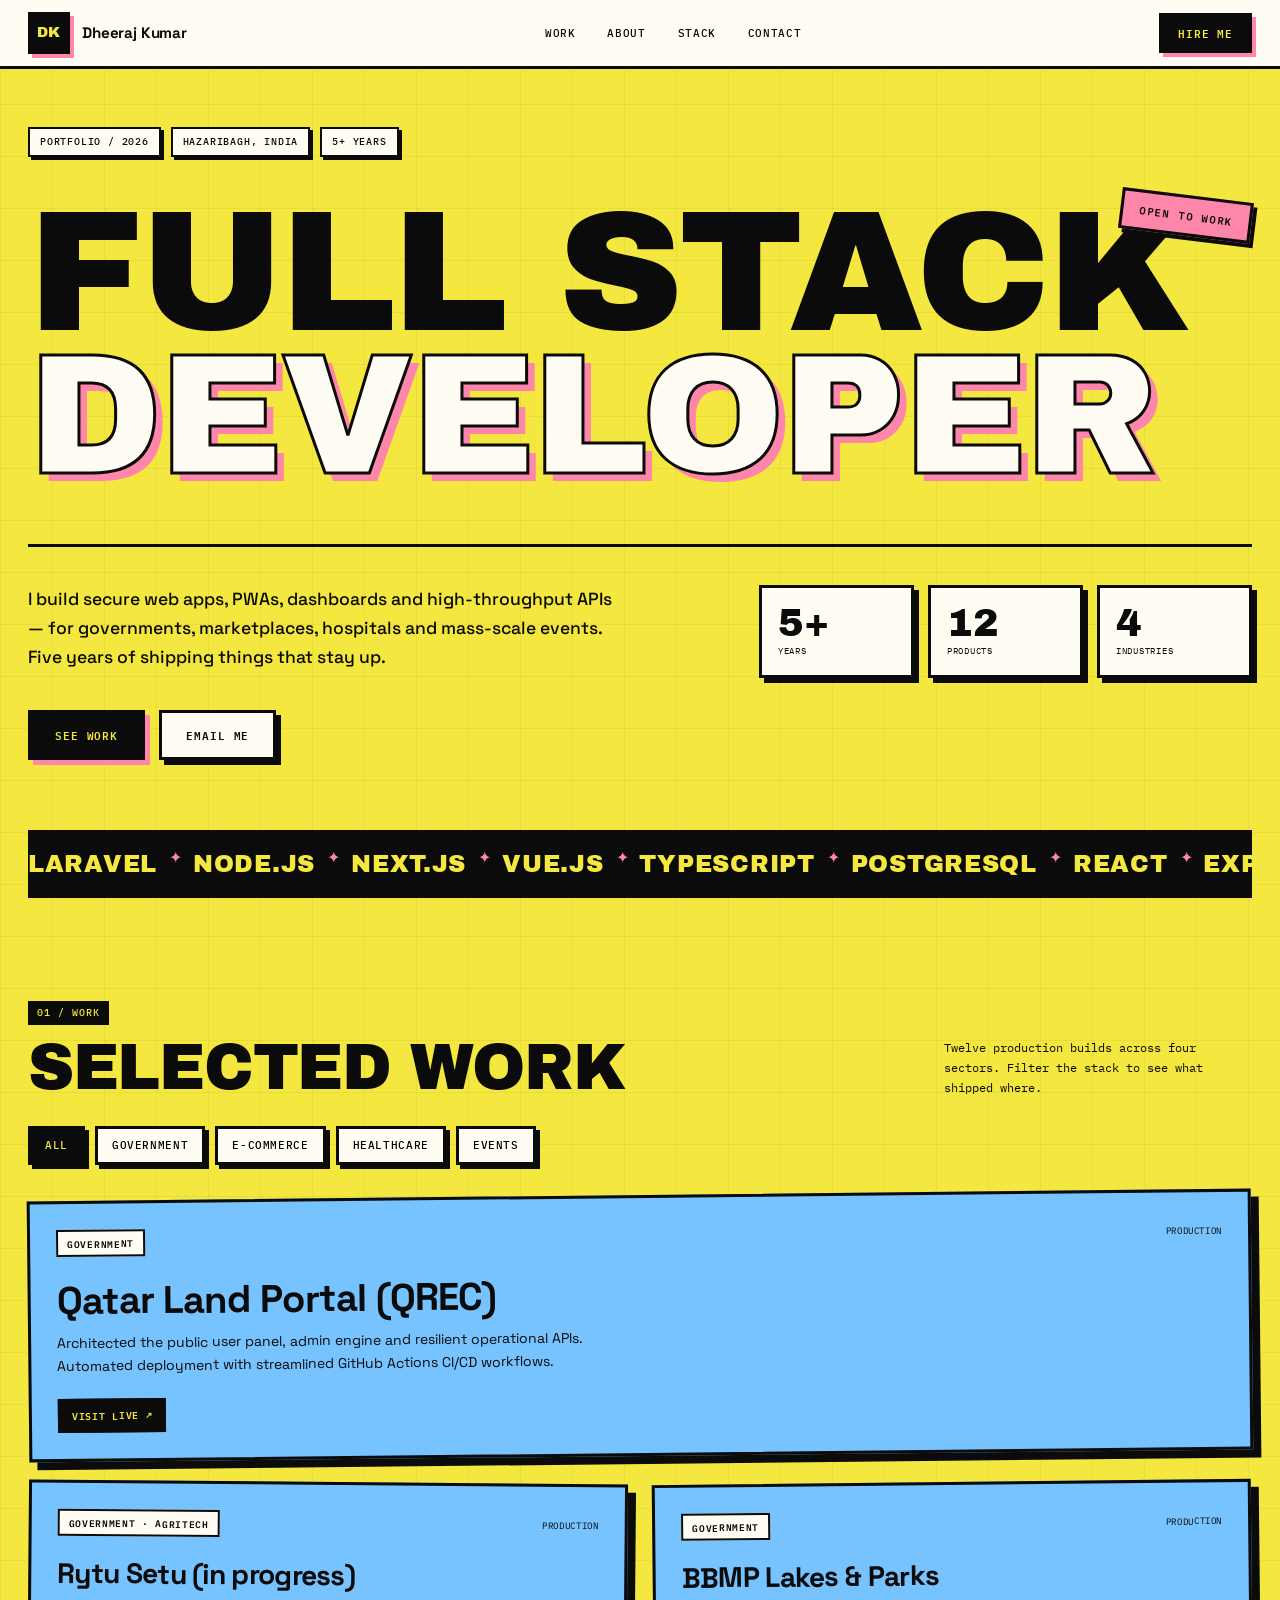
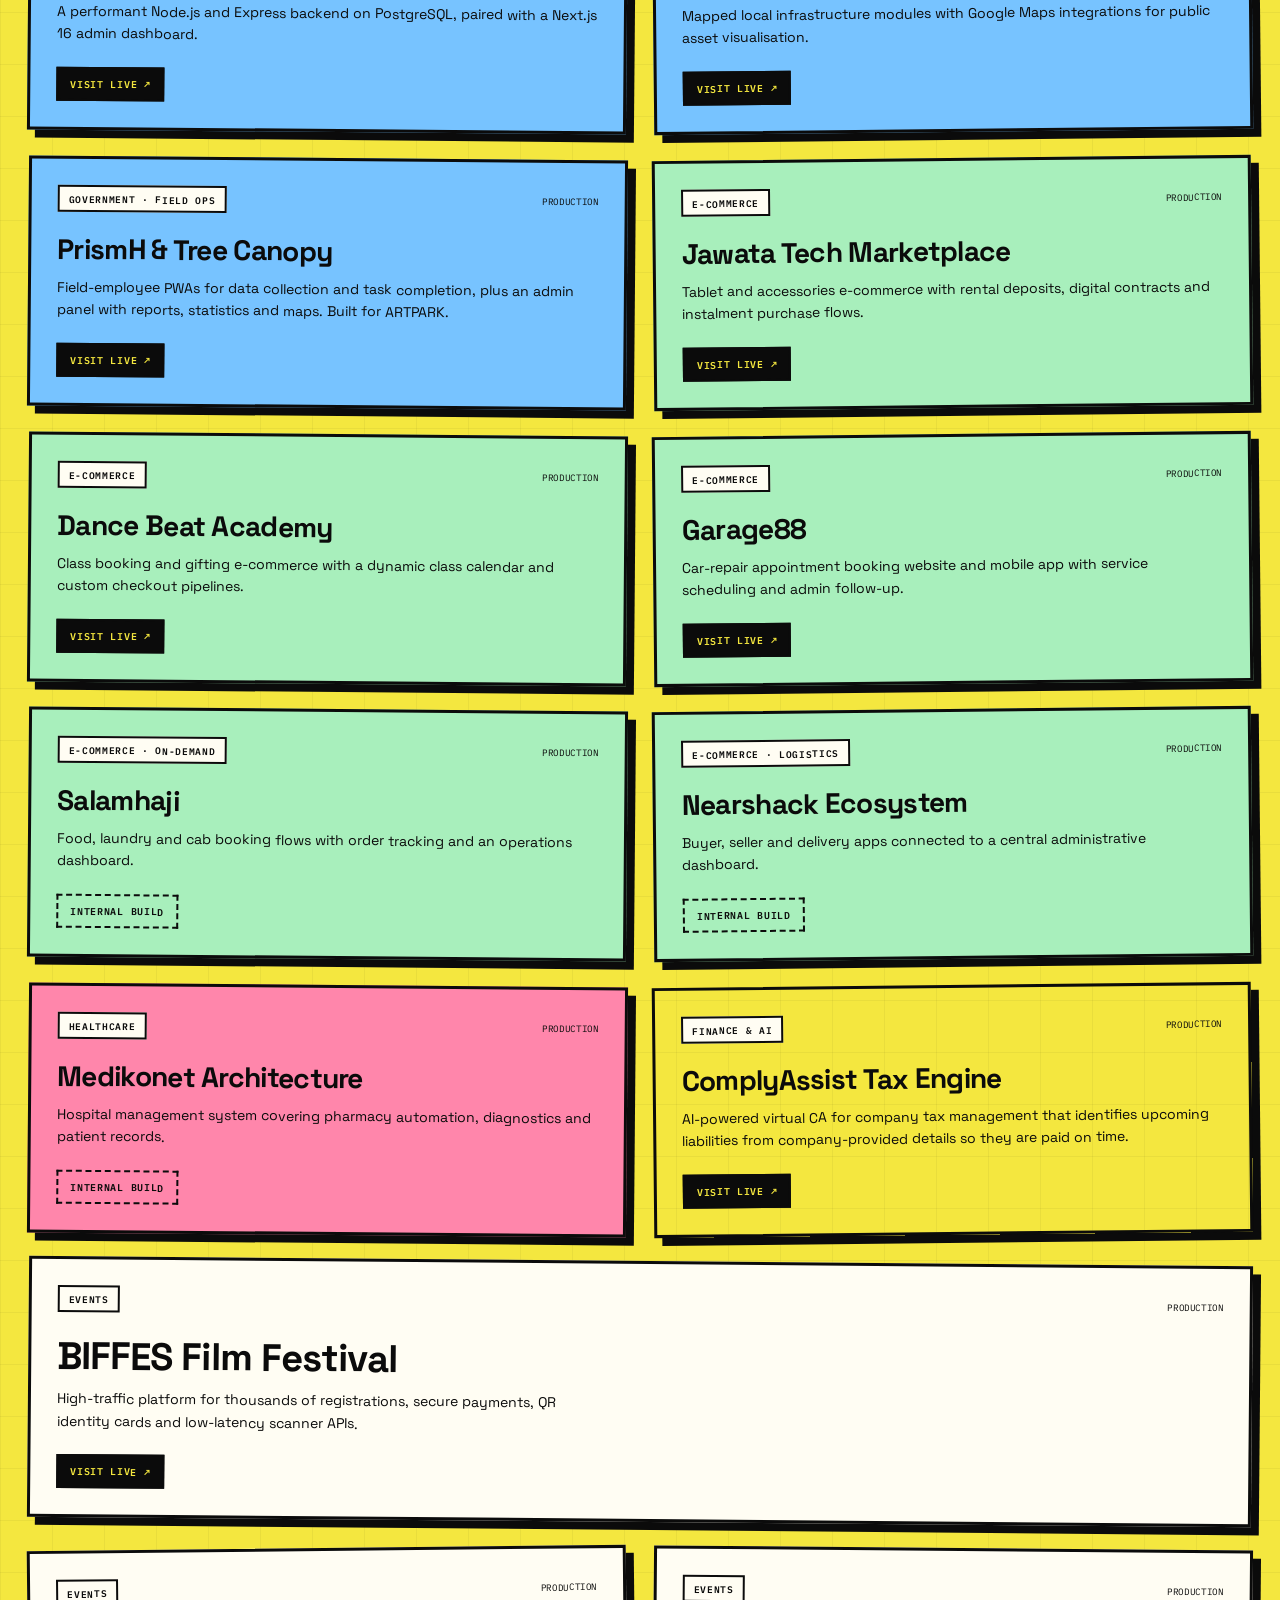
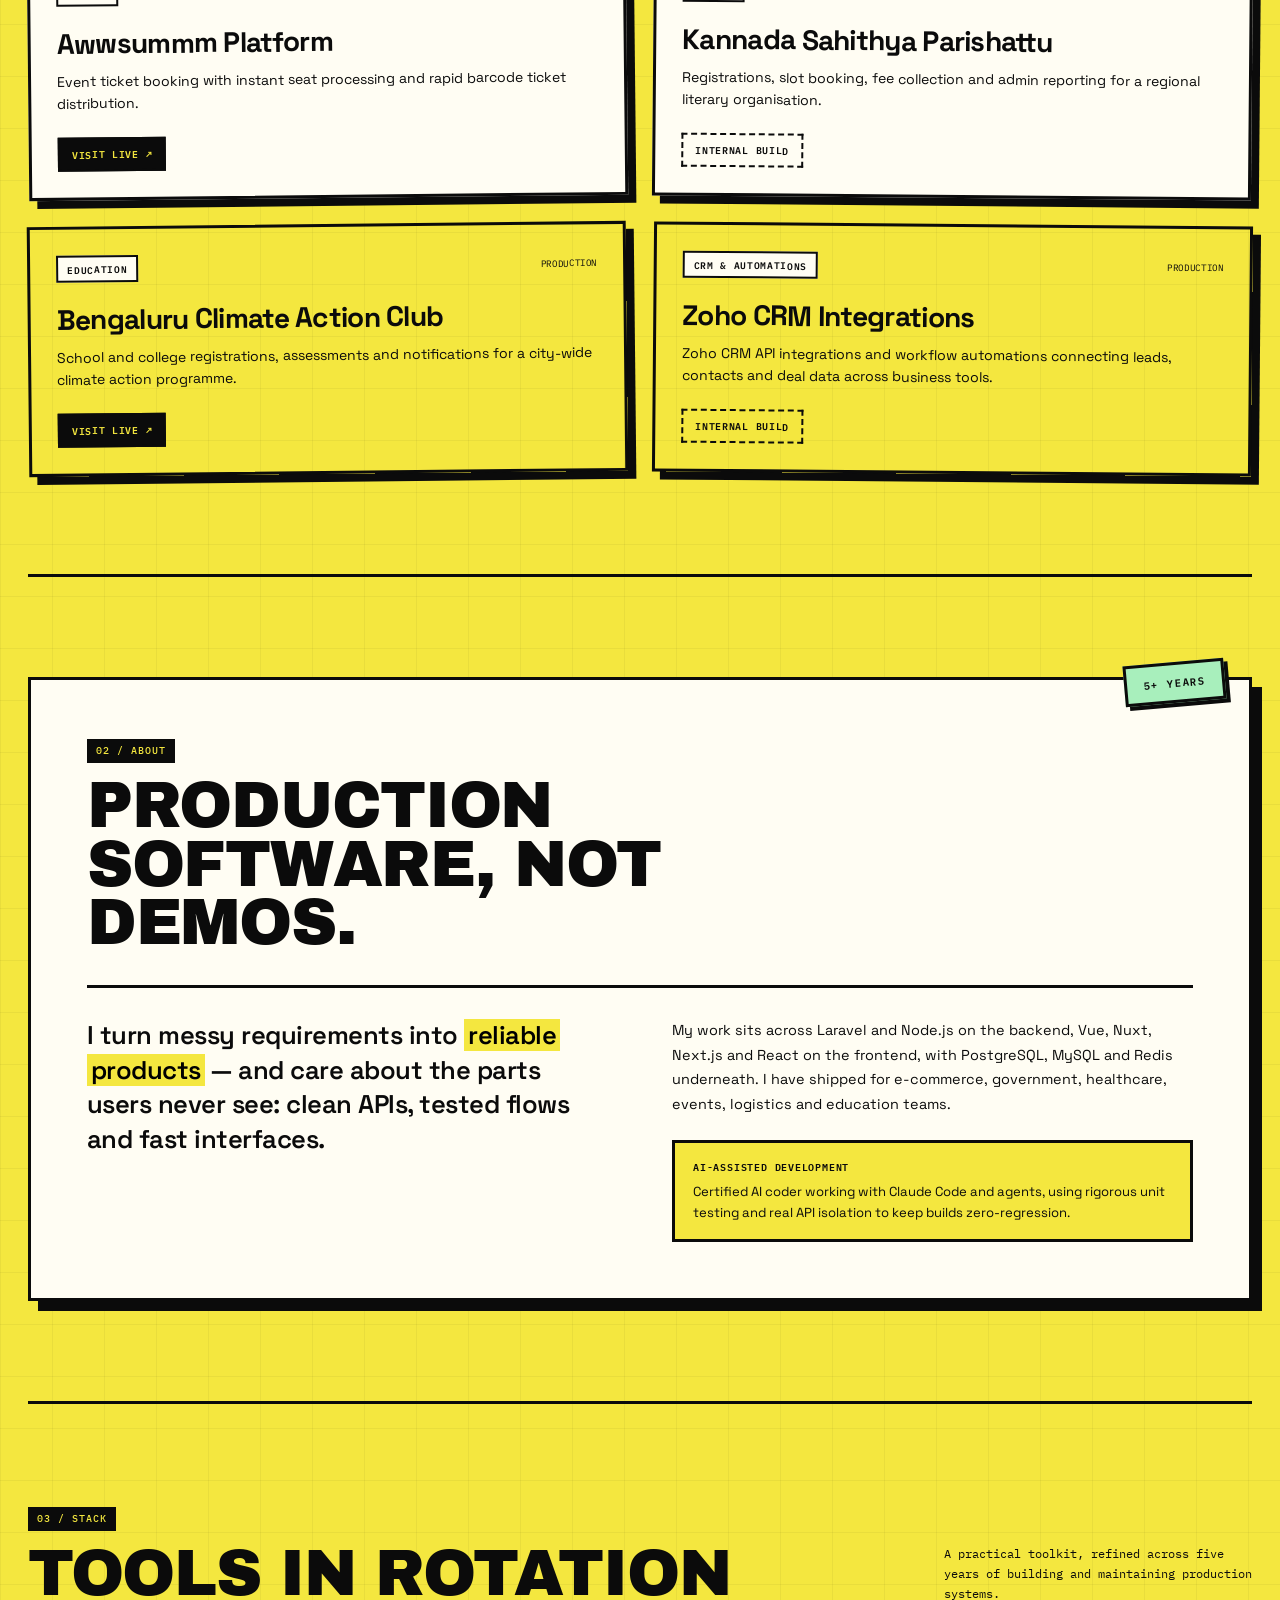
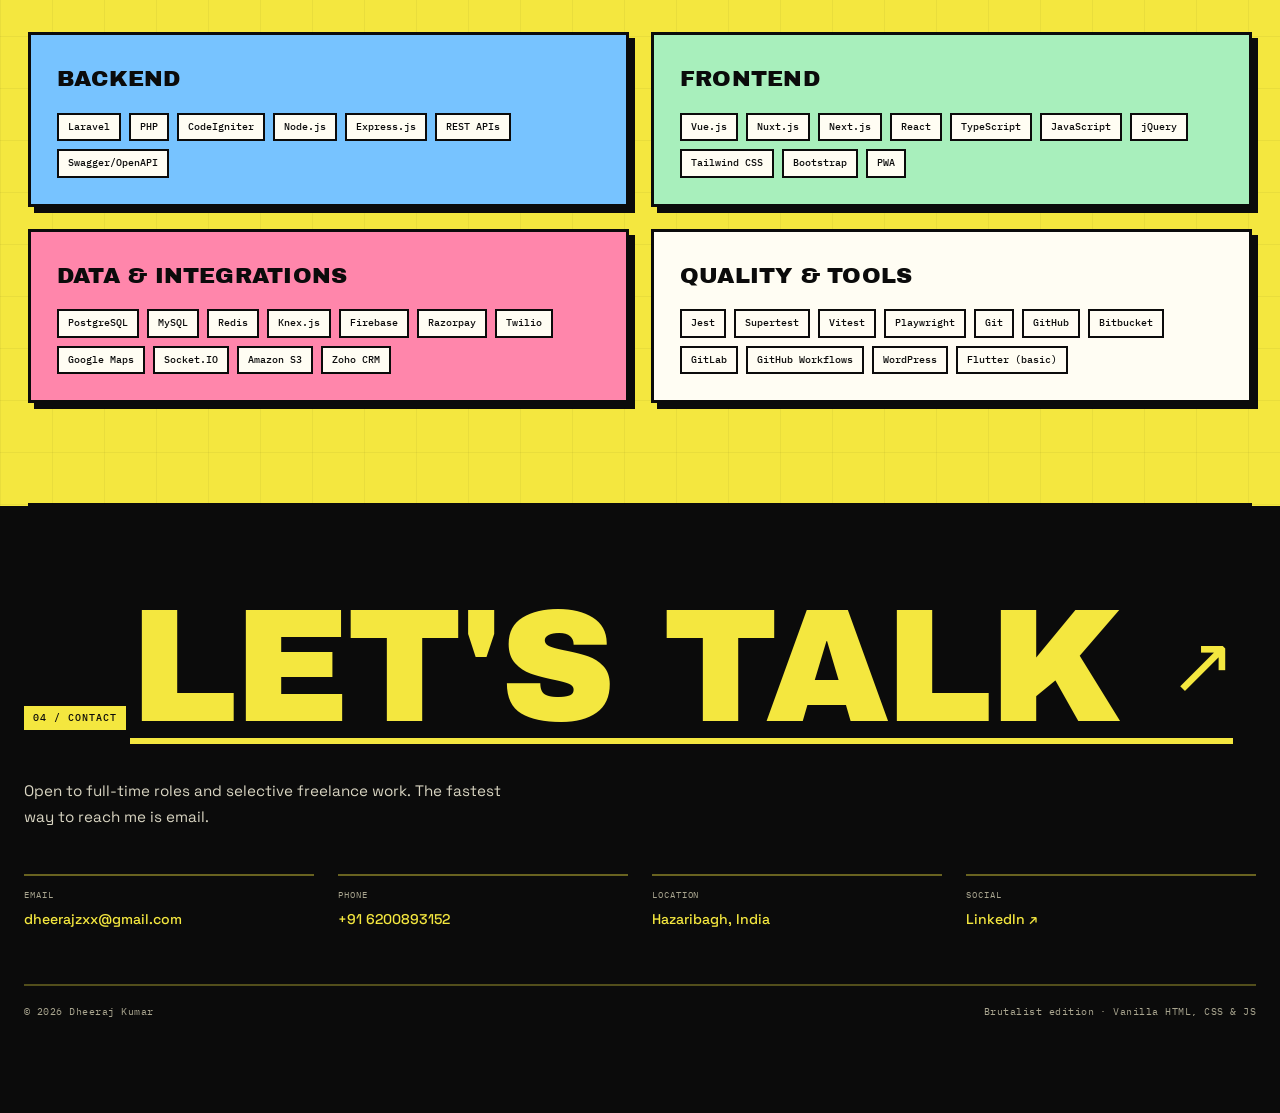
<file: index6.html>
<!DOCTYPE html>
<html lang="en">
<head>
    <meta charset="UTF-8">
    <meta name="viewport" content="width=device-width, initial-scale=1.0">
    <title>Dheeraj Kumar — Full Stack Developer</title>
    <meta name="description" content="Dheeraj Kumar is a full stack developer with 5+ years of experience building secure web applications, PWAs, dashboards and high-throughput APIs.">
    <link rel="preconnect" href="https://fonts.googleapis.com">
    <link rel="preconnect" href="https://fonts.gstatic.com" crossorigin>
    <link href="https://fonts.googleapis.com/css2?family=Archivo+Black&family=IBM+Plex+Mono:wght@400;500;600&family=Space+Grotesk:wght@400;500;600;700&display=swap" rel="stylesheet">
    <link rel="stylesheet" href="css/style6.css">
</head>
<body>
    <header class="topbar">
        <a class="brand" href="#top">
            <span class="brand-box">DK</span>
            <span class="brand-name">Dheeraj Kumar</span>
        </a>
        <nav class="nav" aria-label="Primary">
            <a href="#work">Work</a>
            <a href="#about">About</a>
            <a href="#stack">Stack</a>
            <a href="#contact">Contact</a>
        </nav>
        <a class="top-cta" href="mailto:dheerajzxx@gmail.com">Hire me</a>
    </header>

    <main id="top">
        <section class="hero">
            <div class="hero-top">
                <span class="tag">Portfolio / 2026</span>
                <span class="tag">Hazaribagh, India</span>
                <span class="tag">5+ years</span>
            </div>

            <div class="hero-title-wrap">
                <h1>
                    <span>Full Stack</span>
                    <span class="outline">Developer</span>
                </h1>
                <span class="sticker">Open to work</span>
            </div>

            <div class="hero-grid">
                <p class="hero-copy">
                    I build secure web apps, PWAs, dashboards and high-throughput APIs — for governments, marketplaces, hospitals and mass-scale events. Five years of shipping things that stay up.
                </p>
                <div class="hero-stats">
                    <div><strong>5+</strong><span>Years</span></div>
                    <div><strong>12</strong><span>Products</span></div>
                    <div><strong>4</strong><span>Industries</span></div>
                </div>
            </div>

            <div class="hero-actions">
                <a class="btn" href="#work">See work</a>
                <a class="btn btn-ghost" href="mailto:dheerajzxx@gmail.com">Email me</a>
            </div>
        </section>

        <div class="marquee" aria-hidden="true">
            <div class="marquee-track">
                <span>Laravel</span><span>Node.js</span><span>Next.js</span><span>Vue.js</span><span>TypeScript</span><span>PostgreSQL</span><span>React</span><span>Express</span><span>Redis</span><span>Tailwind</span>
                <span>Laravel</span><span>Node.js</span><span>Next.js</span><span>Vue.js</span><span>TypeScript</span><span>PostgreSQL</span><span>React</span><span>Express</span><span>Redis</span><span>Tailwind</span>
            </div>
        </div>

        <section class="section" id="work">
            <div class="section-head">
                <div>
                    <span class="label">01 / Work</span>
                    <h2>Selected work</h2>
                </div>
                <p>Twelve production builds across four sectors. Filter the stack to see what shipped where.</p>
            </div>

            <div class="filters" id="brutal-filters" role="group" aria-label="Filter projects by sector">
                <button class="filter is-active" type="button" data-filter="all" aria-pressed="true">All</button>
                <button class="filter" type="button" data-filter="government" aria-pressed="false">Government</button>
                <button class="filter" type="button" data-filter="ecommerce" aria-pressed="false">E-commerce</button>
                <button class="filter" type="button" data-filter="healthcare" aria-pressed="false">Healthcare</button>
                <button class="filter" type="button" data-filter="events" aria-pressed="false">Events</button>
            </div>

            <div class="work-grid" id="brutal-grid" aria-live="polite"></div>
        </section>

        <section class="section" id="about">
            <div class="about-card">
                <span class="label">02 / About</span>
                <h2>Production software, not demos.</h2>
                <div class="about-cols">
                    <p class="about-lede">
                        I turn messy requirements into <mark>reliable products</mark> — and care about the parts users never see: clean APIs, tested flows and fast interfaces.
                    </p>
                    <div class="about-side">
                        <p>
                            My work sits across Laravel and Node.js on the backend, Vue, Nuxt, Next.js and React on the frontend, with PostgreSQL, MySQL and Redis underneath. I have shipped for e-commerce, government, healthcare, events, logistics and education teams.
                        </p>
                        <div class="callout">
                            <strong>AI-assisted development</strong>
                            <p>Certified AI coder working with Claude Code and agents, using rigorous unit testing and real API isolation to keep builds zero-regression.</p>
                        </div>
                    </div>
                </div>
                <span class="sticker sticker-years">5+ years</span>
            </div>
        </section>

        <section class="section" id="stack">
            <div class="section-head">
                <div>
                    <span class="label">03 / Stack</span>
                    <h2>Tools in rotation</h2>
                </div>
                <p>A practical toolkit, refined across five years of building and maintaining production systems.</p>
            </div>
            <div class="stack-grid" id="brutal-stack"></div>
        </section>

        <section class="contact" id="contact">
            <div class="contact-inner">
                <span class="label">04 / Contact</span>
                <a class="contact-big" href="mailto:dheerajzxx@gmail.com">Let's talk <span aria-hidden="true">↗</span></a>
                <p class="contact-lede">Open to full-time roles and selective freelance work. The fastest way to reach me is email.</p>

                <div class="contact-grid">
                    <div>
                        <span>Email</span>
                        <a href="mailto:dheerajzxx@gmail.com">dheerajzxx@gmail.com</a>
                    </div>
                    <div>
                        <span>Phone</span>
                        <a href="tel:+916200893152">+91 6200893152</a>
                    </div>
                    <div>
                        <span>Location</span>
                        <p>Hazaribagh, India</p>
                    </div>
                    <div>
                        <span>Social</span>
                        <a href="https://linkedin.com" target="_blank" rel="noopener">LinkedIn ↗</a>
                    </div>
                </div>

                <footer class="footer">
                    <span>© <span id="year">2026</span> Dheeraj Kumar</span>
                    <span>Brutalist edition · Vanilla HTML, CSS &amp; JS</span>
                </footer>
            </div>
        </section>
    </main>

    <script src="js/data.js"></script>
    <script src="js/app6.js"></script>
</body>
</html>
</file>
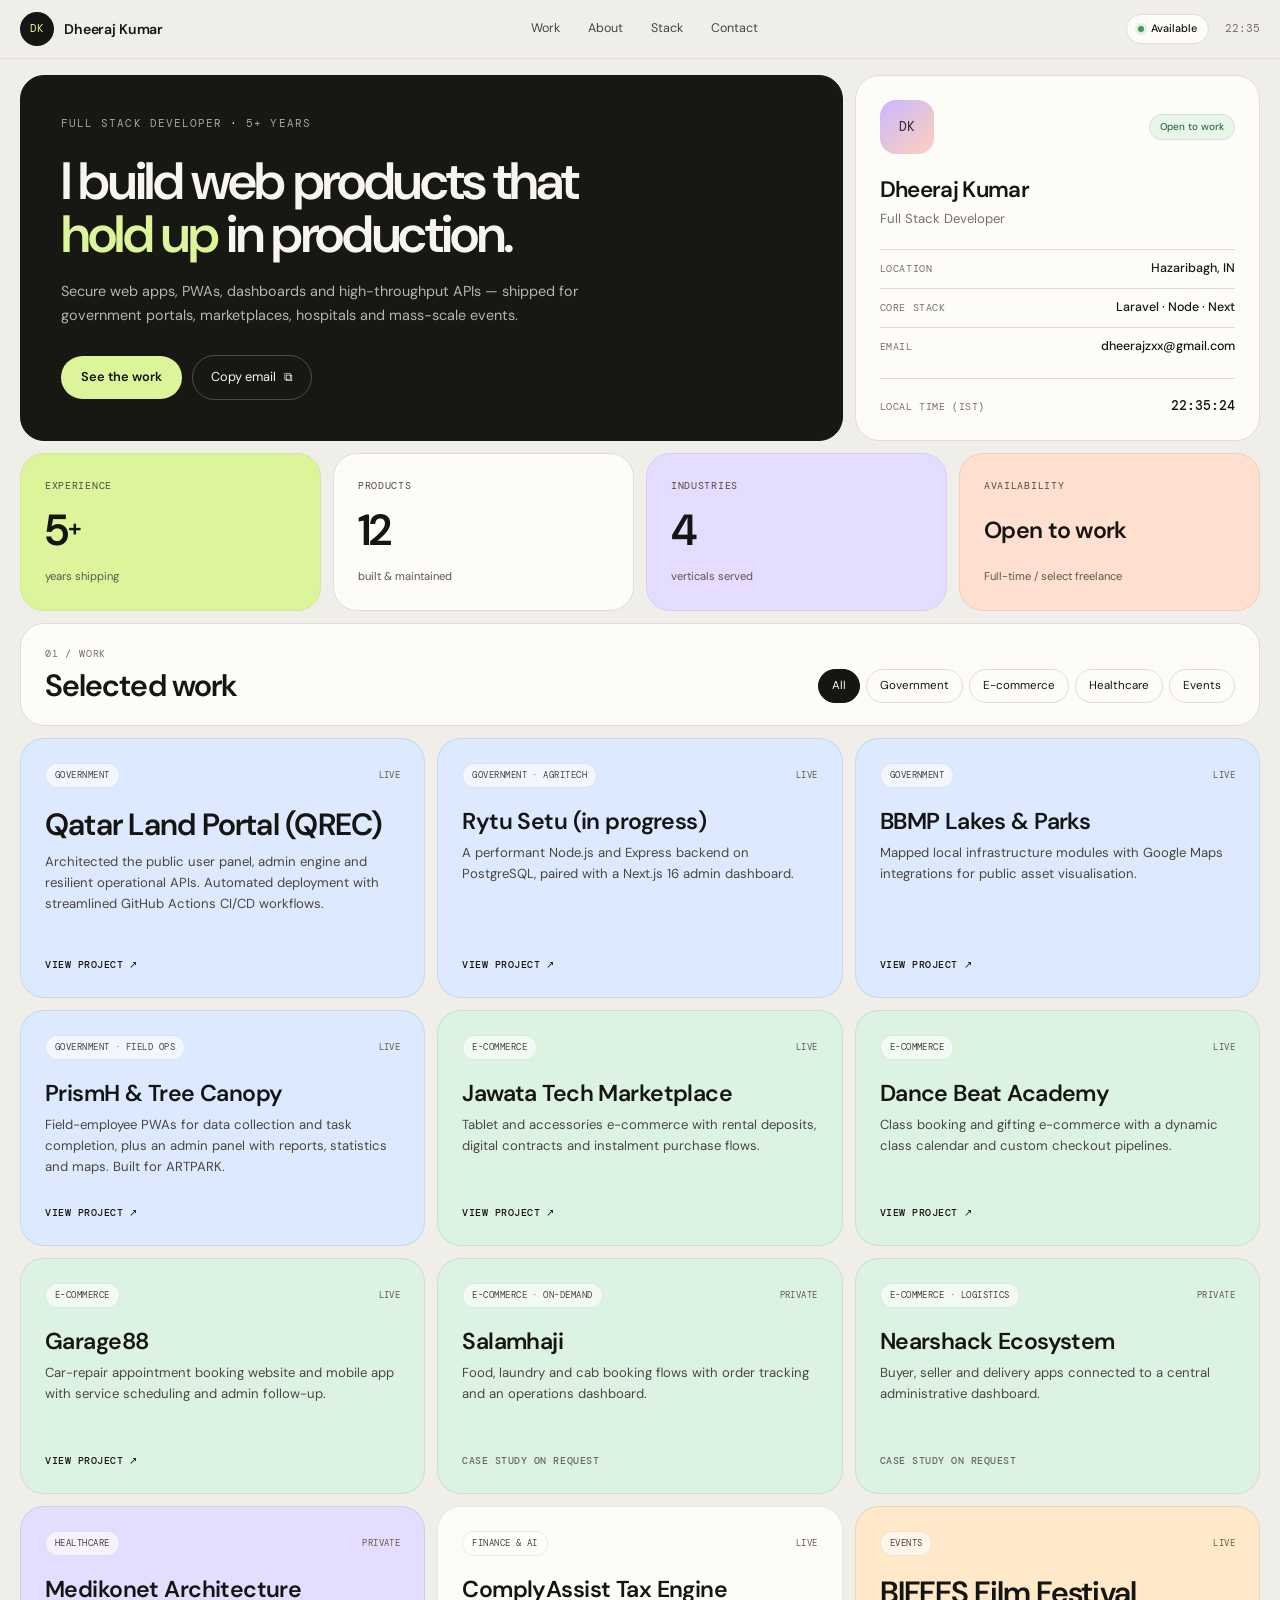
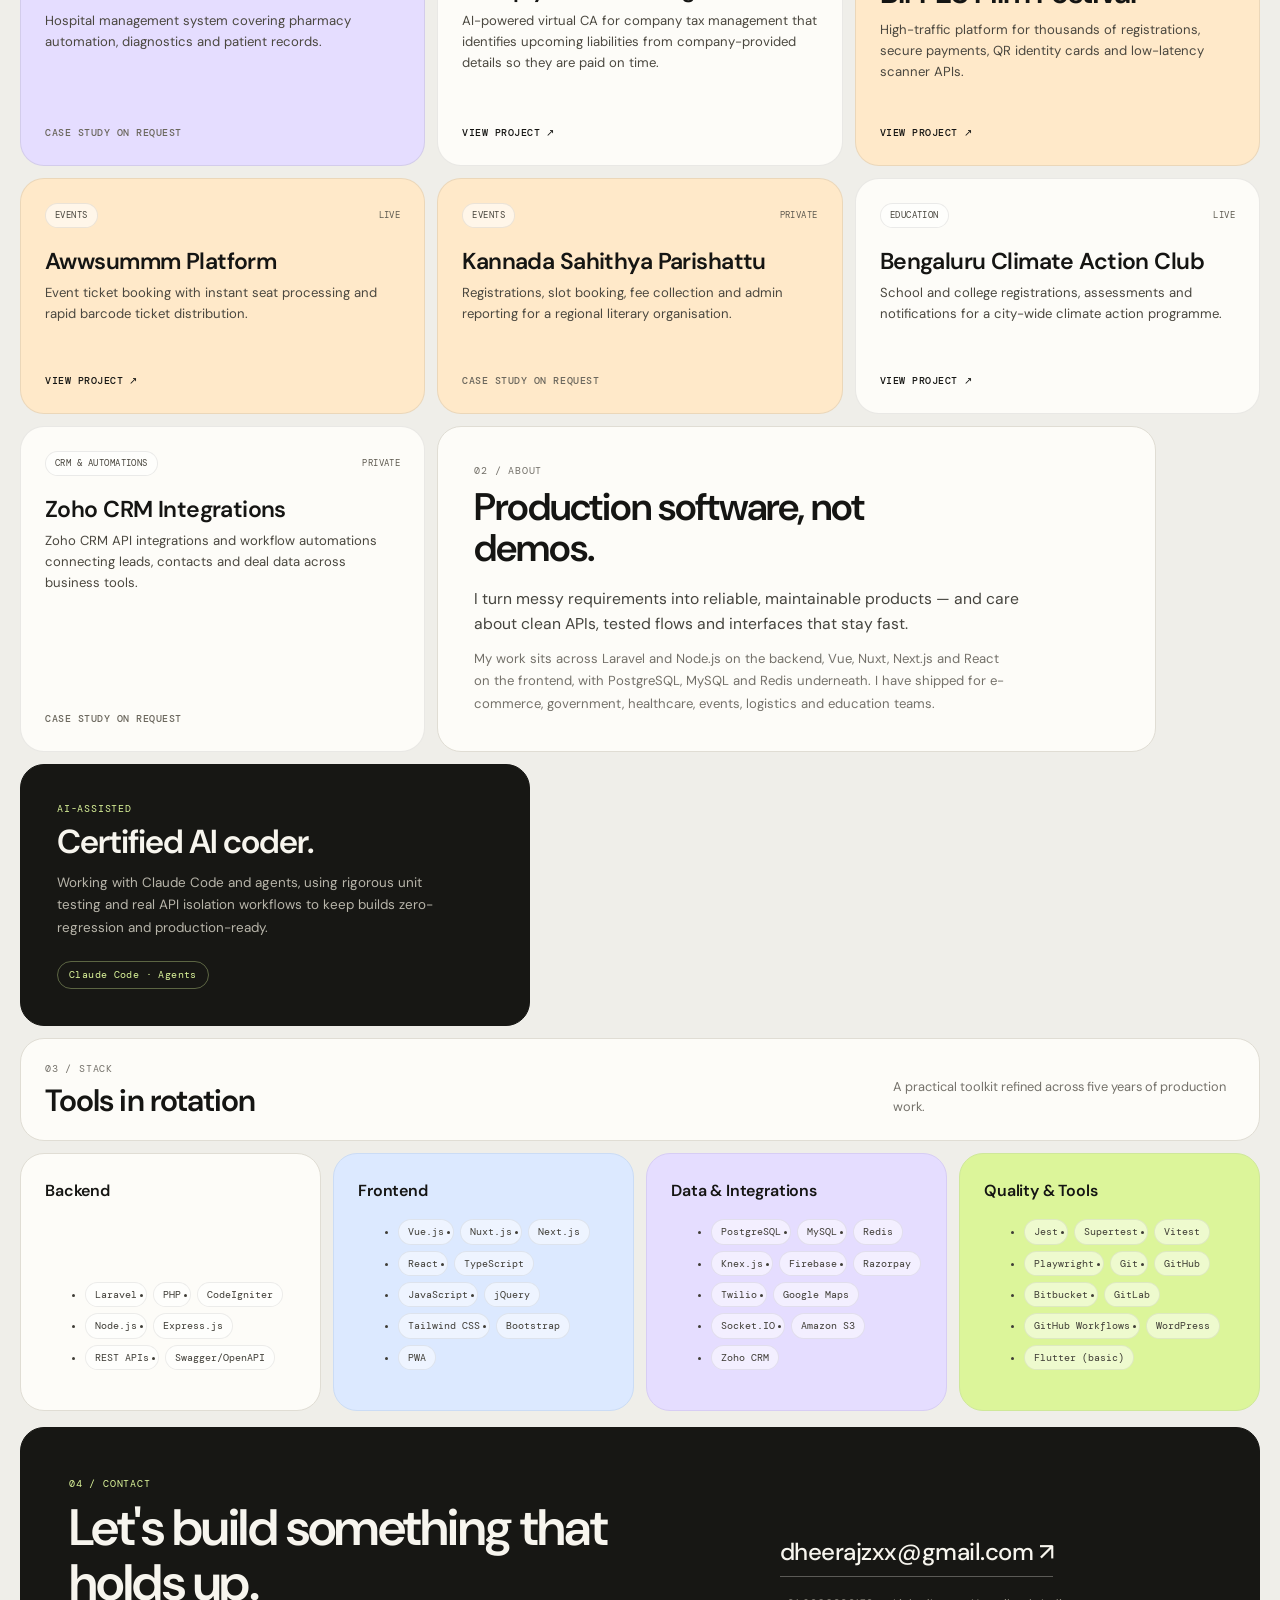
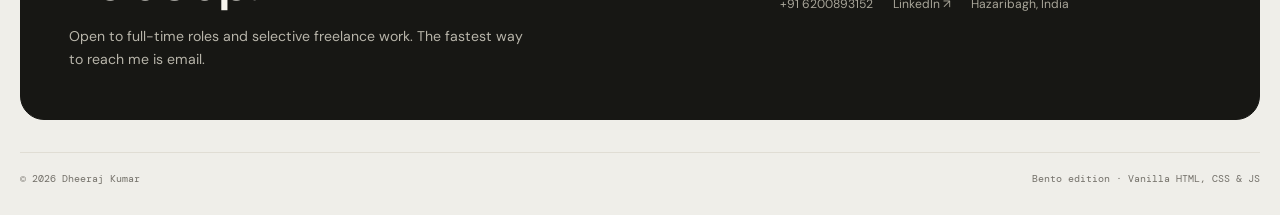
<file: index7.html>
<!DOCTYPE html>
<html lang="en">
<head>
    <meta charset="UTF-8">
    <meta name="viewport" content="width=device-width, initial-scale=1.0">
    <title>Dheeraj Kumar — Full Stack Developer</title>
    <meta name="description" content="Dheeraj Kumar is a full stack developer with 5+ years of experience building secure web applications, PWAs, dashboards and high-throughput APIs.">
    <link rel="preconnect" href="https://fonts.googleapis.com">
    <link rel="preconnect" href="https://fonts.gstatic.com" crossorigin>
    <link href="https://fonts.googleapis.com/css2?family=DM+Mono:wght@400;500&family=DM+Sans:opsz,wght@9..40,400;9..40,500;9..40,600;9..40,700&display=swap" rel="stylesheet">
    <link rel="stylesheet" href="css/style7.css">
</head>
<body>
    <header class="top">
        <div class="top-inner">
            <a class="logo" href="#top">
                <span class="logo-mark">DK</span>
                <span class="logo-text">Dheeraj Kumar</span>
            </a>
            <nav class="nav" aria-label="Primary">
                <a href="#work">Work</a>
                <a href="#about">About</a>
                <a href="#stack">Stack</a>
                <a href="#contact">Contact</a>
            </nav>
            <div class="top-right">
                <span class="live"><span class="live-dot" aria-hidden="true"></span>Available</span>
                <span class="clock" id="top-clock">--:--</span>
            </div>
        </div>
    </header>

    <main class="bento" id="top">
        <section class="tile tile-hero">
            <span class="eyebrow">Full stack developer <span aria-hidden="true">·</span> 5+ years</span>
            <h1>I build web products that <em>hold up</em> in production.</h1>
            <p>Secure web apps, PWAs, dashboards and high-throughput APIs — shipped for government portals, marketplaces, hospitals and mass-scale events.</p>
            <div class="hero-actions">
                <a class="btn" href="#work">See the work</a>
                <button class="copy-btn" type="button" data-copy="dheerajzxx@gmail.com">
                    <span class="copy-label">Copy email</span>
                    <span class="copy-icon" aria-hidden="true">⧉</span>
                </button>
            </div>
        </section>

        <aside class="tile tile-profile">
            <div class="profile-top">
                <div class="avatar" aria-hidden="true">DK</div>
                <span class="badge">Open to work</span>
            </div>
            <h2>Dheeraj Kumar</h2>
            <p class="role">Full Stack Developer</p>
            <dl class="profile-list">
                <div><dt>Location</dt><dd>Hazaribagh, IN</dd></div>
                <div><dt>Core stack</dt><dd>Laravel · Node · Next</dd></div>
                <div><dt>Email</dt><dd><a href="mailto:dheerajzxx@gmail.com">dheerajzxx@gmail.com</a></dd></div>
            </dl>
            <div class="local-time">
                <span>Local time (IST)</span>
                <strong id="local-clock">--:--:--</strong>
            </div>
        </aside>

        <div class="tile tile-stat stat-lime">
            <span class="stat-label">Experience</span>
            <strong class="stat-value">5<small>+</small></strong>
            <span class="stat-note">years shipping</span>
        </div>
        <div class="tile tile-stat">
            <span class="stat-label">Products</span>
            <strong class="stat-value">12</strong>
            <span class="stat-note">built &amp; maintained</span>
        </div>
        <div class="tile tile-stat stat-lilac">
            <span class="stat-label">Industries</span>
            <strong class="stat-value">4</strong>
            <span class="stat-note">verticals served</span>
        </div>
        <div class="tile tile-stat stat-peach">
            <span class="stat-label">Availability</span>
            <strong class="stat-value stat-text">Open to work</strong>
            <span class="stat-note">Full-time / select freelance</span>
        </div>

        <div class="tile tile-head" id="work">
            <div>
                <span class="kicker">01 / Work</span>
                <h2>Selected work</h2>
            </div>
            <div class="filters" id="bento-filters" role="group" aria-label="Filter projects by sector">
                <button class="filter is-active" type="button" data-filter="all" aria-pressed="true">All</button>
                <button class="filter" type="button" data-filter="government" aria-pressed="false">Government</button>
                <button class="filter" type="button" data-filter="ecommerce" aria-pressed="false">E-commerce</button>
                <button class="filter" type="button" data-filter="healthcare" aria-pressed="false">Healthcare</button>
                <button class="filter" type="button" data-filter="events" aria-pressed="false">Events</button>
            </div>
        </div>

        <div class="contents" id="bento-work" aria-live="polite"></div>

        <section class="tile tile-about" id="about">
            <span class="kicker">02 / About</span>
            <h2>Production software, not demos.</h2>
            <p class="about-lede">I turn messy requirements into reliable, maintainable products — and care about clean APIs, tested flows and interfaces that stay fast.</p>
            <p class="about-copy">My work sits across Laravel and Node.js on the backend, Vue, Nuxt, Next.js and React on the frontend, with PostgreSQL, MySQL and Redis underneath. I have shipped for e-commerce, government, healthcare, events, logistics and education teams.</p>
        </section>

        <aside class="tile tile-ai">
            <span class="kicker">AI-assisted</span>
            <h3>Certified AI coder.</h3>
            <p>Working with Claude Code and agents, using rigorous unit testing and real API isolation workflows to keep builds zero-regression and production-ready.</p>
            <span class="ai-tag">Claude Code · Agents</span>
        </aside>

        <div class="tile tile-head" id="stack">
            <div>
                <span class="kicker">03 / Stack</span>
                <h2>Tools in rotation</h2>
            </div>
            <p class="head-note">A practical toolkit refined across five years of production work.</p>
        </div>

        <div class="contents" id="bento-stack"></div>

        <section class="tile tile-contact" id="contact">
            <div class="contact-left">
                <span class="kicker">04 / Contact</span>
                <h2>Let's build something that holds up.</h2>
                <p>Open to full-time roles and selective freelance work. The fastest way to reach me is email.</p>
            </div>
            <div class="contact-right">
                <a class="contact-email" href="mailto:dheerajzxx@gmail.com">dheerajzxx@gmail.com <span aria-hidden="true">↗</span></a>
                <div class="contact-links">
                    <a href="tel:+916200893152">+91 6200893152</a>
                    <a href="https://linkedin.com" target="_blank" rel="noopener">LinkedIn ↗</a>
                    <span>Hazaribagh, India</span>
                </div>
            </div>
        </section>
    </main>

    <footer class="footer">
        <div class="footer-inner">
            <span>© <span id="year">2026</span> Dheeraj Kumar</span>
            <span>Bento edition · Vanilla HTML, CSS &amp; JS</span>
        </div>
    </footer>

    <script src="js/data.js"></script>
    <script src="js/app7.js"></script>
</body>
</html>
</file>
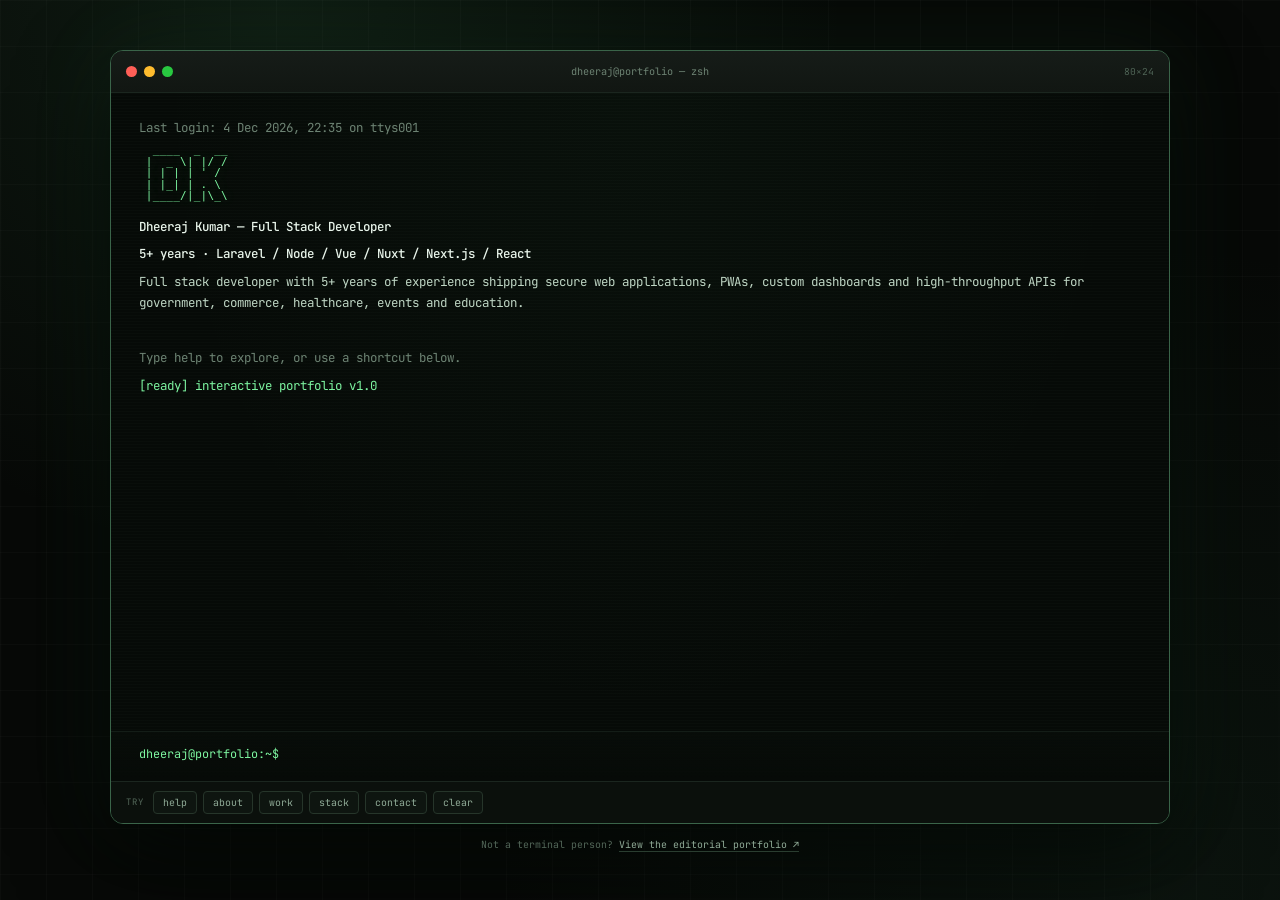
<file: index8.html>
<!DOCTYPE html>
<html lang="en">
<head>
    <meta charset="UTF-8">
    <meta name="viewport" content="width=device-width, initial-scale=1.0">
    <title>Dheeraj Kumar — Terminal Portfolio</title>
    <meta name="description" content="Interactive terminal portfolio for Dheeraj Kumar, full stack developer with 5+ years of experience.">
    <link rel="preconnect" href="https://fonts.googleapis.com">
    <link rel="preconnect" href="https://fonts.gstatic.com" crossorigin>
    <link href="https://fonts.googleapis.com/css2?family=JetBrains+Mono:wght@400;500;700&display=swap" rel="stylesheet">
    <link rel="stylesheet" href="css/style8.css">
</head>
<body>
    <main class="desk">
        <section class="terminal" id="terminal" aria-label="Interactive portfolio terminal">
            <div class="titlebar">
                <div class="lights" aria-hidden="true">
                    <span class="light red"></span>
                    <span class="light yellow"></span>
                    <span class="light green"></span>
                </div>
                <span class="title">dheeraj@portfolio — zsh</span>
                <span class="title-meta">80×24</span>
            </div>

            <div class="screen" id="screen">
                <div class="output" id="output" aria-live="polite"></div>
                <form class="prompt-row" id="prompt-form" autocomplete="off">
                    <label class="prompt-label" for="command-input">dheeraj@portfolio:~$</label>
                    <input
                        class="prompt-input"
                        id="command-input"
                        name="command"
                        type="text"
                        spellcheck="false"
                        autocomplete="off"
                        autocapitalize="off"
                        aria-label="Type a command"
                    >
                </form>
            </div>

            <div class="hints" id="hints" aria-label="Command shortcuts">
                <span class="hints-label">try</span>
                <button type="button" data-cmd="help">help</button>
                <button type="button" data-cmd="about">about</button>
                <button type="button" data-cmd="work">work</button>
                <button type="button" data-cmd="stack">stack</button>
                <button type="button" data-cmd="contact">contact</button>
                <button type="button" data-cmd="clear">clear</button>
            </div>
        </section>

        <p class="outside">Not a terminal person? <a href="index2.html">View the editorial portfolio ↗</a></p>
    </main>

    <script src="js/data.js"></script>
    <script src="js/app8.js"></script>
</body>
</html>
</file>
<file: css/style.css>
:root {
    --paper: #efe6d6;
    --paper-2: #f7f1e4;
    --card: #fcf8ed;
    --ink: #1d1913;
    --ink-soft: #4d463b;
    --muted: #6d6455;
    --red: #b83a2a;
    --blue: #2c4c74;
    --yellow: #ffe86b;
    --line: rgba(29, 25, 19, 0.22);
    --serif: 'DM Serif Display', Georgia, serif;
    --type: 'Courier Prime', 'Courier New', monospace;
    --hand: 'Caveat', cursive;
}

*,
*::before,
*::after {
    box-sizing: border-box;
}

html {
    scroll-behavior: smooth;
}

body {
    margin: 0;
    background-color: var(--paper);
    background-image:
        radial-gradient(ellipse at 12% 4%, rgba(184, 58, 42, 0.05), transparent 42%),
        radial-gradient(ellipse at 90% 52%, rgba(44, 76, 116, 0.055), transparent 44%),
        radial-gradient(ellipse at 48% 100%, rgba(29, 25, 19, 0.04), transparent 50%),
        url("data:image/svg+xml,%3Csvg xmlns='http://www.w3.org/2000/svg' width='180' height='180'%3E%3Cfilter id='n'%3E%3CfeTurbulence type='fractalNoise' baseFrequency='0.82' numOctaves='3' stitchTiles='stitch'/%3E%3C/filter%3E%3Crect width='100%25' height='100%25' filter='url(%23n)' opacity='0.05'/%3E%3C/svg%3E");
    color: var(--ink);
    font-family: var(--type);
    font-size: 16px;
    line-height: 1.6;
    -webkit-font-smoothing: antialiased;
    overflow-x: hidden;
}

h1, h2, h3, p, ul {
    margin: 0;
}

ul {
    padding: 0;
    list-style: none;
}

a {
    color: inherit;
    text-decoration: none;
}

button {
    font: inherit;
    color: inherit;
}

::selection {
    background: var(--red);
    color: var(--paper-2);
}

:focus-visible {
    outline: 2px solid var(--red);
    outline-offset: 3px;
}

.skip-link {
    position: absolute;
    top: -100px;
    left: 16px;
    z-index: 100;
    padding: 10px 14px;
    background: var(--ink);
    color: var(--paper-2);
    font-size: 0.7rem;
    transition: top 0.15s ease;
}

.skip-link:focus {
    top: 12px;
}

.visually-hidden {
    position: absolute;
    width: 1px;
    height: 1px;
    padding: 0;
    margin: -1px;
    overflow: hidden;
    clip: rect(0 0 0 0);
    white-space: nowrap;
    border: 0;
}

.noscript-note {
    margin-top: 18px;
    padding: 16px 18px;
    border: 1px dashed rgba(29, 25, 19, 0.4);
    background: rgba(252, 248, 237, 0.5);
    font-size: 0.7rem;
    line-height: 1.7;
    color: var(--ink-soft);
}

.noscript-note a {
    border-bottom: 1px solid var(--red);
    color: var(--red);
}

.page {
    width: min(100%, 1280px);
    margin-inline: auto;
    padding: 0 34px 44px;
}

/* ---------- Masthead ---------- */

.masthead {
    padding-top: 8px;
}

.issue-line {
    display: flex;
    justify-content: space-between;
    gap: 12px 24px;
    padding: 12px 0;
    border-bottom: 1px solid var(--line);
    font-size: 0.58rem;
    letter-spacing: 0.09em;
    text-transform: uppercase;
    color: var(--muted);
}

.issue-line span:nth-child(2) {
    color: var(--ink-soft);
}

.title-row {
    position: relative;
    display: flex;
    align-items: flex-end;
    justify-content: space-between;
    gap: 24px;
    padding: 22px 0 12px;
}

.masthead-title {
    font-family: var(--serif);
    font-weight: 400;
    font-size: clamp(4.3rem, 12.2vw, 10.2rem);
    line-height: 0.82;
    letter-spacing: -0.045em;
    display: flex;
    flex-wrap: wrap;
    gap: 0 0.12em;
}

.masthead-title .last {
    font-style: italic;
    color: var(--red);
}

.stamp {
    border: 2px solid var(--red);
    color: var(--red);
    padding: 10px 13px;
    font-family: var(--type);
    font-size: 0.52rem;
    line-height: 1.35;
    letter-spacing: 0.08em;
    text-transform: uppercase;
    text-align: center;
    transform: rotate(-7deg);
    box-shadow: inset 0 0 0 3px var(--paper), inset 0 0 0 4px var(--red);
    background: rgba(252, 248, 237, 0.25);
}

.masthead-stamp {
    flex: 0 0 auto;
    display: flex;
    flex-direction: column;
    gap: 1px;
    margin-bottom: 16px;
}

.masthead-stamp strong {
    font-family: var(--serif);
    font-weight: 400;
    font-size: 1.15rem;
    letter-spacing: 0;
    line-height: 1.1;
    margin-top: 2px;
}

.sub-row {
    display: flex;
    align-items: center;
    justify-content: space-between;
    gap: 16px 32px;
    padding: 12px 0 18px;
    border-top: 1px solid var(--line);
    border-bottom: 3px double var(--line);
}

.tagline {
    max-width: 56ch;
    font-size: 0.74rem;
    letter-spacing: 0.01em;
    color: var(--ink-soft);
}

.nav {
    display: flex;
    flex-wrap: wrap;
    gap: 6px 20px;
    font-size: 0.62rem;
    letter-spacing: 0.1em;
    text-transform: uppercase;
}

.nav a {
    position: relative;
    padding-bottom: 2px;
}

.nav a::after {
    content: '';
    position: absolute;
    left: 0;
    right: 0;
    bottom: -1px;
    height: 2px;
    background: var(--yellow);
    transform: scaleX(0);
    transform-origin: left;
    transition: transform 0.2s ease;
}

.nav a:hover::after {
    transform: scaleX(1);
}

/* ---------- Intro ---------- */

.intro {
    display: grid;
    grid-template-columns: minmax(0, 7fr) minmax(0, 5fr);
    gap: clamp(28px, 5vw, 66px);
    align-items: center;
    padding: 46px 0 54px;
}

.intro-kicker {
    display: inline-block;
    font-size: 1.5rem;
    font-weight: 600;
    color: var(--red);
    transform: rotate(-2deg);
    margin-bottom: 8px;
}

.intro-title {
    font-family: var(--serif);
    font-weight: 400;
    font-size: clamp(2.5rem, 4.9vw, 4.5rem);
    line-height: 1.02;
    letter-spacing: -0.035em;
    text-wrap: balance;
}

.highlight {
    background: linear-gradient(transparent 56%, var(--yellow) 56%, var(--yellow) 94%, transparent 94%);
    padding: 0 0.06em;
    -webkit-box-decoration-break: clone;
    box-decoration-break: clone;
}

.intro-copy {
    max-width: 56ch;
    margin-top: 18px;
    font-size: 0.82rem;
    line-height: 1.8;
    color: var(--ink-soft);
}

.intro-tags {
    display: flex;
    flex-wrap: wrap;
    gap: 7px;
    margin-top: 22px;
}

.intro-tags span {
    padding: 3px 8px;
    border: 1px solid rgba(29, 25, 19, 0.4);
    background: rgba(252, 248, 237, 0.35);
    font-size: 0.56rem;
    letter-spacing: 0.06em;
    text-transform: uppercase;
}

.intro-tags span:nth-child(1) { transform: rotate(-1.5deg); }
.intro-tags span:nth-child(2) { transform: rotate(1deg); }
.intro-tags span:nth-child(3) { transform: rotate(-0.6deg); }
.intro-tags span:nth-child(4) { transform: rotate(1.6deg); }

.index-card {
    position: relative;
    padding: 30px 26px 24px;
    background: #fbf5e5;
    border: 1px solid rgba(29, 25, 19, 0.55);
    box-shadow: 7px 8px 0 rgba(29, 25, 19, 0.09);
    transform: rotate(1.6deg);
}

.index-card::after {
    content: '';
    position: absolute;
    top: 0;
    right: 0;
    border-width: 0 22px 22px 0;
    border-style: solid;
    border-color: transparent var(--paper) transparent transparent;
    filter: drop-shadow(-1px 1px 0 rgba(29, 25, 19, 0.25));
}

.card-label {
    display: inline-block;
    font-size: 0.56rem;
    letter-spacing: 0.13em;
    text-transform: uppercase;
    color: var(--red);
    border-bottom: 1px solid rgba(184, 58, 42, 0.4);
    padding-bottom: 2px;
}

.index-card p {
    margin-top: 12px;
    font-size: 0.75rem;
    line-height: 1.75;
    color: var(--ink-soft);
}

.quick-list {
    margin-top: 14px;
}

.quick-list li {
    position: relative;
    padding-left: 18px;
    font-size: 0.67rem;
    line-height: 1.6;
    color: var(--ink-soft);
}

.quick-list li::before {
    content: '→';
    position: absolute;
    left: 0;
    color: var(--red);
}

.card-note {
    display: inline-block;
    margin-top: 16px;
    font-size: 1.45rem;
    color: var(--blue);
    transform: rotate(-1.5deg);
}

.tape {
    position: absolute;
    z-index: 3;
    width: 82px;
    height: 22px;
    background: rgba(255, 232, 107, 0.66);
    box-shadow: 0 1px 2px rgba(29, 25, 19, 0.12);
    clip-path: polygon(2% 0, 98% 4%, 100% 96%, 0 100%);
    -webkit-backdrop-filter: blur(1px);
    backdrop-filter: blur(1px);
}

.tape-yellow {
    top: -11px;
    left: 30px;
    transform: rotate(-4deg);
}

.tape-blue {
    top: -10px;
    left: 50%;
    margin-left: -44px;
    transform: rotate(2deg);
    background: rgba(163, 200, 236, 0.62);
}

/* ---------- Cut line ---------- */

.cut-line {
    position: relative;
    height: 1px;
    margin: 4px 0 50px;
    border-top: 1px dashed rgba(29, 25, 19, 0.3);
}

.cut-line span {
    position: absolute;
    top: -13px;
    left: 50%;
    transform: translateX(-50%) rotate(0deg);
    padding: 0 12px;
    background: var(--paper);
    color: var(--muted);
    font-size: 0.85rem;
    line-height: 1.6;
}

/* ---------- Section heads ---------- */

.section-head {
    display: flex;
    align-items: flex-end;
    justify-content: space-between;
    gap: 18px 32px;
}

.section-label {
    display: inline-block;
    font-size: 0.58rem;
    letter-spacing: 0.13em;
    text-transform: uppercase;
    color: var(--red);
}

.section-head h2 {
    margin-top: 6px;
    font-family: var(--serif);
    font-weight: 400;
    font-size: clamp(2.2rem, 4.6vw, 3.9rem);
    line-height: 0.98;
    letter-spacing: -0.03em;
}

.section-note {
    display: inline-block;
    color: var(--blue);
    font-size: 1.4rem;
    font-weight: 600;
    transform: rotate(-1.4deg);
}

/* ---------- Filters ---------- */

.tabs {
    display: flex;
    flex-wrap: wrap;
    gap: 8px;
    padding-bottom: 4px;
}

.tab {
    padding: 5px 11px;
    border: 1px solid rgba(29, 25, 19, 0.55);
    background: transparent;
    font-family: var(--type);
    font-size: 0.58rem;
    letter-spacing: 0.08em;
    text-transform: uppercase;
    cursor: pointer;
    transition: background-color 0.16s ease, color 0.16s ease, border-color 0.16s ease;
}

.tab:nth-child(odd) { transform: rotate(-1.5deg); }
.tab:nth-child(even) { transform: rotate(1.2deg); }

.tab:hover {
    background: var(--ink);
    color: var(--paper);
    border-color: var(--ink);
}

.tab.is-active {
    background: var(--red);
    border-color: var(--red);
    color: var(--paper-2);
}

/* ---------- Work clippings ---------- */

.work {
    padding-bottom: 44px;
}

.work .section-note {
    margin: 14px 0 22px;
}

.clippings {
    display: grid;
    grid-template-columns: repeat(6, minmax(0, 1fr));
    grid-auto-flow: dense;
    gap: 28px 24px;
    padding-top: 6px;
}

.clip {
    --rot: 0deg;
    --accent: var(--blue);
    position: relative;
    grid-column: span 2;
    display: flex;
    flex-direction: column;
    min-height: 250px;
    padding: 24px 21px 20px;
    background: var(--card);
    border: 1px solid rgba(29, 25, 19, 0.48);
    box-shadow: 4px 5px 0 rgba(29, 25, 19, 0.075);
    transform: rotate(var(--rot));
    animation: paste 0.4s cubic-bezier(0.22, 1, 0.36, 1) backwards;
    animation-delay: var(--delay, 0ms);
    transition: transform 0.2s ease, box-shadow 0.2s ease;
}

@keyframes paste {
    from {
        opacity: 0;
        transform: translateY(10px) rotate(calc(var(--rot) + 3deg));
    }
    to {
        opacity: 1;
        transform: translateY(0) rotate(var(--rot));
    }
}

.clip:nth-child(3n+2) {
    background: #f9f2e2;
}

.clip:nth-child(3n) {
    background: #faf5e9;
}

.clip:hover {
    transform: translateY(-5px) rotate(0deg);
    box-shadow: 8px 10px 0 rgba(29, 25, 19, 0.1);
    z-index: 2;
}

.clip--wide {
    grid-column: span 2;
    min-height: 268px;
}

.clip-government { --accent: var(--blue); }
.clip-ecommerce { --accent: var(--red); }
.clip-healthcare { --accent: #58558c; }
.clip-events { --accent: #8a5a28; }
.clip-education { --accent: #3f6b4f; }
.clip-finance { --accent: #7a4b8f; }
.clip-integrations { --accent: #4f6b7a; }

.clip > .tape {
    top: -10px;
    left: 50%;
    width: 68px;
    height: 19px;
    margin-left: -34px;
    transform: rotate(-2deg);
}

.clip:nth-child(even) > .tape {
    transform: rotate(2.5deg);
    background: rgba(163, 200, 236, 0.56);
}

.clip-head {
    display: flex;
    align-items: center;
    justify-content: space-between;
    gap: 12px;
}

.clip-no {
    font-family: var(--serif);
    font-size: 1.5rem;
    line-height: 1;
    color: rgba(29, 25, 19, 0.28);
}

.clip-sector {
    padding: 2px 7px;
    border: 1px solid var(--accent);
    color: var(--accent);
    font-size: 0.5rem;
    letter-spacing: 0.07em;
    text-transform: uppercase;
    transform: rotate(2deg);
    white-space: nowrap;
}

.clip h3 {
    margin: 15px 0 8px;
    font-family: var(--serif);
    font-weight: 400;
    font-size: clamp(1.25rem, 1.7vw, 1.55rem);
    line-height: 1.08;
    letter-spacing: -0.02em;
}

.clip--wide h3 {
    font-size: clamp(1.55rem, 2.3vw, 1.95rem);
    max-width: 24ch;
}

.clip p {
    margin-bottom: 16px;
    font-size: 0.7rem;
    line-height: 1.72;
    color: var(--ink-soft);
}

.clip--wide p {
    font-size: 0.74rem;
    max-width: 54ch;
}

.clip-link {
    display: inline-flex;
    align-items: center;
    gap: 5px;
    align-self: flex-start;
    margin-top: auto;
    padding-bottom: 1px;
    border-bottom: 1px solid var(--accent);
    color: var(--accent);
    font-size: 0.58rem;
    letter-spacing: 0.05em;
    text-transform: uppercase;
}

.clip-link:hover {
    background: var(--accent);
    color: var(--card);
}

.clip-link.is-private {
    color: var(--muted);
    border-bottom-color: rgba(29, 25, 19, 0.25);
}

/* ---------- About ---------- */

.about {
    display: grid;
    grid-template-columns: minmax(0, 7fr) minmax(0, 5fr);
    gap: clamp(28px, 5vw, 60px);
    align-items: start;
    padding-bottom: 44px;
}

.notebook {
    position: relative;
    padding: 34px 34px 30px 52px;
    background-color: #fbf6e9;
    background-image: repeating-linear-gradient(
        to bottom,
        transparent 0,
        transparent 31px,
        rgba(44, 76, 116, 0.13) 31px,
        rgba(44, 76, 116, 0.13) 32px
    );
    border: 1px solid rgba(29, 25, 19, 0.45);
    box-shadow: 5px 6px 0 rgba(29, 25, 19, 0.075);
}

.notebook::before {
    content: '';
    position: absolute;
    top: 0;
    bottom: 0;
    left: 35px;
    width: 1px;
    background: rgba(184, 58, 42, 0.35);
}

.notebook h2 {
    margin: 8px 0 16px;
    font-family: var(--serif);
    font-weight: 400;
    font-size: clamp(2rem, 3.4vw, 2.9rem);
    line-height: 1;
    letter-spacing: -0.03em;
    max-width: 16ch;
}

.notebook p {
    position: relative;
    max-width: 62ch;
    margin-bottom: 12px;
    font-size: 0.76rem;
    line-height: 1.88;
    color: var(--ink-soft);
}

.notebook .lede {
    font-size: 0.82rem;
    color: var(--ink);
}

.signature {
    display: inline-block;
    margin-top: 8px;
    font-size: 2rem;
    color: var(--red);
    transform: rotate(-2deg);
}

.error-page {
    max-width: 640px;
    margin: clamp(40px, 10vw, 110px) auto;
}

.error-page .cv-button {
    margin-top: 20px;
}

.field-notes {
    position: relative;
    padding: 26px 24px 64px;
    background-color: #e6edf5;
    background-image: repeating-linear-gradient(
        to bottom,
        transparent 0,
        transparent 29px,
        rgba(44, 76, 116, 0.11) 29px,
        rgba(44, 76, 116, 0.11) 30px
    );
    border: 1px solid rgba(44, 76, 116, 0.4);
    box-shadow: 6px 7px 0 rgba(44, 76, 116, 0.1);
    transform: rotate(-1.6deg);
}

.field-notes h3 {
    margin-bottom: 12px;
    font-size: 0.62rem;
    letter-spacing: 0.14em;
    text-transform: uppercase;
    color: var(--blue);
    border-bottom: 1px solid rgba(44, 76, 116, 0.35);
    padding-bottom: 6px;
}

.field-notes li {
    position: relative;
    padding-left: 18px;
    margin-bottom: 8px;
    font-size: 0.68rem;
    line-height: 1.6;
    color: #2e3f52;
}

.field-notes li::before {
    content: '—';
    position: absolute;
    left: 0;
    color: var(--red);
}

.field-stamp {
    position: absolute;
    right: 16px;
    bottom: 15px;
    font-size: 0.5rem;
    line-height: 1.3;
    opacity: 0.85;
}

/* ---------- Experience ---------- */

.experience {
    padding-bottom: 44px;
}

.experience .section-head {
    margin-bottom: 24px;
}

.experience-grid {
    display: grid;
    grid-template-columns: minmax(0, 7fr) minmax(0, 5fr);
    gap: clamp(24px, 4vw, 44px);
    align-items: start;
}

.job-card {
    position: relative;
    padding: 30px 30px 26px;
    background: #fbf6e9;
    border: 1px solid rgba(29, 25, 19, 0.5);
    box-shadow: 6px 7px 0 rgba(29, 25, 19, 0.08);
    transform: rotate(-0.8deg);
}

.job-card > .tape {
    top: -11px;
    left: 34px;
    transform: rotate(-3deg);
}

.job-head h3 {
    font-family: var(--serif);
    font-weight: 400;
    font-size: clamp(1.5rem, 2.6vw, 2.1rem);
    line-height: 1.05;
    letter-spacing: -0.02em;
}

.job-meta {
    display: block;
    margin-top: 6px;
    font-size: 0.56rem;
    letter-spacing: 0.09em;
    text-transform: uppercase;
    color: var(--muted);
}

.job-role {
    margin-top: 8px;
    font-size: 0.62rem;
    letter-spacing: 0.1em;
    text-transform: uppercase;
    color: var(--red);
}

.job-points {
    margin-top: 16px;
}

.job-points li {
    position: relative;
    padding-left: 18px;
    margin-bottom: 9px;
    font-size: 0.7rem;
    line-height: 1.7;
    color: var(--ink-soft);
}

.job-points li::before {
    content: '→';
    position: absolute;
    left: 0;
    color: var(--red);
}

.credentials {
    display: grid;
    gap: 16px;
}

.credential-block {
    padding: 18px 20px;
    background: #e6edf5;
    border: 1px solid rgba(44, 76, 116, 0.35);
    box-shadow: 4px 5px 0 rgba(44, 76, 116, 0.08);
}

.credential-block:nth-child(2) {
    background: #f8eae4;
    border-color: rgba(184, 58, 42, 0.3);
}

.credential-block:nth-child(3) {
    background: #fbf5e1;
    border-color: rgba(29, 25, 19, 0.3);
}

.credential-block h3 {
    margin-bottom: 9px;
    padding-bottom: 5px;
    border-bottom: 1px solid rgba(29, 25, 19, 0.2);
    font-size: 0.58rem;
    letter-spacing: 0.13em;
    text-transform: uppercase;
    color: var(--red);
}

.credential-block li,
.credential-block p {
    font-size: 0.68rem;
    line-height: 1.7;
    color: var(--ink-soft);
}

.credential-block li {
    position: relative;
    padding-left: 14px;
    margin-bottom: 5px;
}

.credential-block li::before {
    content: '·';
    position: absolute;
    left: 0;
    color: var(--red);
    font-weight: 700;
}

.credential-block span {
    color: var(--muted);
}

/* ---------- Stack ---------- */

.stack {
    padding-bottom: 46px;
}

.stack .section-head {
    margin-bottom: 24px;
}

.stack-grid {
    display: grid;
    grid-template-columns: repeat(4, minmax(0, 1fr));
    gap: 20px;
}

.supply {
    position: relative;
    padding: 26px 18px 18px;
    border: 1px solid rgba(29, 25, 19, 0.45);
    box-shadow: 4px 5px 0 rgba(29, 25, 19, 0.07);
    transition: transform 0.2s ease;
}

.supply:nth-child(1) { background: #fbf5e1; transform: rotate(-1.4deg); }
.supply:nth-child(2) { background: #e8eef6; transform: rotate(1.1deg); }
.supply:nth-child(3) { background: #f8eae4; transform: rotate(-0.8deg); }
.supply:nth-child(4) { background: #f4f0e5; transform: rotate(1.5deg); }

.supply:hover {
    transform: rotate(0deg) translateY(-4px);
}

.supply::before {
    content: '';
    position: absolute;
    top: -8px;
    left: 50%;
    width: 54px;
    height: 16px;
    margin-left: -27px;
    background: rgba(255, 232, 107, 0.6);
    transform: rotate(-2deg);
    clip-path: polygon(2% 0, 98% 5%, 100% 95%, 0 100%);
}

.supply:nth-child(even)::before {
    background: rgba(163, 200, 236, 0.55);
}

.supply h3 {
    font-size: 0.6rem;
    letter-spacing: 0.12em;
    text-transform: uppercase;
    color: var(--red);
    border-bottom: 1px solid rgba(29, 25, 19, 0.25);
    padding-bottom: 7px;
}

.supply ul {
    display: flex;
    flex-wrap: wrap;
    gap: 5px 6px;
    margin-top: 10px;
}

.supply li {
    padding: 2px 6px;
    border: 1px dashed rgba(29, 25, 19, 0.32);
    background: rgba(255, 255, 255, 0.32);
    font-size: 0.6rem;
    line-height: 1.5;
}

.supply li:nth-child(3n+1) { transform: rotate(-1deg); }
.supply li:nth-child(3n+2) { transform: rotate(0.8deg); }

/* ---------- Contact ---------- */

.contact {
    padding: 22px 0 54px;
}

.postcard {
    position: relative;
    width: min(100%, 980px);
    margin-inline: auto;
    padding: 48px 50px;
    background: #fbf6e8;
    border: 1px solid var(--ink);
    box-shadow: 11px 13px 0 rgba(29, 25, 19, 0.09);
    transform: rotate(-1deg);
}

.postcard::before,
.postcard::after {
    content: '';
    position: absolute;
    inset: 0;
    border: 1px solid rgba(29, 25, 19, 0.4);
    background: #f5eedf;
    z-index: -2;
}

.postcard::before {
    transform: rotate(1.8deg) translate(4px, 3px);
}

.postcard::after {
    transform: rotate(-2.4deg) translate(-5px, 5px);
    background: #f2ead9;
    z-index: -3;
}

.postcard-body {
    position: relative;
    z-index: 2;
    max-width: 66%;
}

.postcard-body h2 {
    margin: 8px 0 14px;
    font-family: var(--serif);
    font-weight: 400;
    font-size: clamp(2rem, 3.8vw, 3.3rem);
    line-height: 1.02;
    letter-spacing: -0.03em;
    max-width: 16ch;
}

.postcard-body p {
    max-width: 52ch;
    font-size: 0.75rem;
    line-height: 1.8;
    color: var(--ink-soft);
}

.email {
    display: inline-block;
    margin-top: 22px;
    padding-bottom: 2px;
    border-bottom: 2px solid var(--red);
    font-family: var(--serif);
    font-size: clamp(1.15rem, 2.2vw, 1.65rem);
    line-height: 1.1;
    color: var(--red);
    overflow-wrap: anywhere;
    transition: color 0.18s ease, border-color 0.18s ease;
}

.email:hover {
    color: var(--blue);
    border-color: var(--blue);
}

.contact-actions {
    display: flex;
    flex-wrap: wrap;
    align-items: center;
    gap: 12px 22px;
    margin-top: 22px;
}

.contact-actions .email {
    margin-top: 0;
}

.cv-button {
    display: inline-flex;
    align-items: center;
    gap: 7px;
    padding: 9px 15px;
    border: 1px solid var(--ink);
    background: var(--yellow);
    color: var(--ink);
    font-size: 0.6rem;
    letter-spacing: 0.08em;
    text-transform: uppercase;
    box-shadow: 4px 4px 0 rgba(29, 25, 19, 0.14);
    transform: rotate(-1deg);
    transition: transform 0.16s ease, box-shadow 0.16s ease, background-color 0.16s ease;
}

.cv-button:hover {
    transform: rotate(0deg) translateY(-2px);
    box-shadow: 6px 7px 0 rgba(29, 25, 19, 0.16);
    background: var(--paper-2);
}

.nav a.nav-cv {
    padding: 2px 8px;
    border: 1px solid var(--ink);
    background: var(--yellow);
}

.nav a.nav-cv::after {
    display: none;
}

.nav a.nav-cv:hover {
    background: var(--paper-2);
}

.contact-meta {
    display: flex;
    flex-wrap: wrap;
    gap: 7px 18px;
    margin-top: 24px;
    padding-top: 14px;
    border-top: 1px dashed rgba(29, 25, 19, 0.3);
    font-size: 0.62rem;
    color: var(--muted);
}

.contact-meta a:hover {
    color: var(--red);
}

.postage {
    position: absolute;
    top: 30px;
    right: 30px;
    width: 92px;
    height: 108px;
    padding: 6px;
    background: #fff9e9;
    border: 1px solid rgba(29, 25, 19, 0.4);
    transform: rotate(4deg);
    z-index: 3;
    box-shadow: 2px 3px 0 rgba(29, 25, 19, 0.08);
}

.postage-inner {
    display: flex;
    flex-direction: column;
    align-items: center;
    justify-content: center;
    width: 100%;
    height: 100%;
    border: 1px dashed var(--red);
    color: var(--red);
    text-align: center;
}

.postage-inner strong {
    font-family: var(--serif);
    font-weight: 400;
    font-size: 1.6rem;
    line-height: 1;
}

.postage-inner small {
    margin-top: 4px;
    font-size: 0.46rem;
    letter-spacing: 0.08em;
    text-transform: uppercase;
}

.postmark {
    position: absolute;
    top: 155px;
    right: 34px;
    display: flex;
    flex-direction: column;
    align-items: center;
    justify-content: center;
    width: 90px;
    height: 90px;
    border: 1px dashed rgba(44, 76, 116, 0.65);
    border-radius: 50%;
    color: var(--blue);
    font-size: 0.44rem;
    letter-spacing: 0.08em;
    line-height: 1.5;
    transform: rotate(-14deg);
    opacity: 0.75;
    z-index: 2;
}

.postmark::after {
    content: '•••••';
    font-size: 0.35rem;
    letter-spacing: 0.2em;
}

.postscript {
    position: absolute;
    right: 30px;
    bottom: 18px;
    max-width: 240px;
    font-size: 1.2rem;
    line-height: 1.2;
    color: var(--blue);
    transform: rotate(-2deg);
    z-index: 2;
}

/* ---------- Colophon ---------- */

.colophon {
    display: flex;
    align-items: center;
    justify-content: space-between;
    gap: 12px 28px;
    padding-top: 20px;
    border-top: 1px solid var(--line);
    font-size: 0.58rem;
    color: var(--muted);
}

.colophon > div {
    display: flex;
    flex-wrap: wrap;
    gap: 5px 22px;
}

.colophon .hand {
    font-size: 1.35rem;
    color: var(--red);
    transform: rotate(-1.5deg);
}

/* ---------- Responsive ---------- */

@media (max-width: 980px) {
    .intro {
        grid-template-columns: 1fr;
        gap: 34px;
        padding-top: 36px;
    }

    .index-card {
        max-width: 540px;
    }

    .about {
        grid-template-columns: 1fr;
        gap: 34px;
    }

    .field-notes {
        max-width: 520px;
    }

    .experience-grid {
        grid-template-columns: 1fr;
    }

    .credentials {
        grid-template-columns: repeat(auto-fit, minmax(220px, 1fr));
    }

    .stack-grid {
        grid-template-columns: repeat(2, minmax(0, 1fr));
    }

    .clippings {
        grid-template-columns: repeat(2, minmax(0, 1fr));
        gap: 26px 22px;
    }

    .clip {
        grid-column: span 1;
    }

    .clip--wide {
        grid-column: span 2;
    }

    .postcard {
        padding: 40px 38px;
    }
}

@media (max-width: 760px) {
    .page {
        padding-inline: 22px;
    }

    .masthead-stamp {
        display: none;
    }

    .masthead-title {
        font-size: clamp(4rem, 17vw, 6.4rem);
    }

    .sub-row {
        flex-direction: column;
        align-items: flex-start;
    }

    .intro-title {
        font-size: clamp(2.4rem, 8vw, 3.4rem);
    }

    .section-head {
        flex-direction: column;
        align-items: flex-start;
        gap: 14px;
    }

    .tabs {
        padding-bottom: 0;
    }

    .cut-line {
        margin-bottom: 38px;
    }

    .postcard {
        transform: rotate(0deg);
        padding: 32px 28px 84px;
    }

    .postcard-body {
        max-width: 100%;
    }

    .postscript {
        position: static;
        display: block;
        margin-top: 22px;
    }

    .postmark {
        display: none;
    }

    .postage {
        width: 74px;
        height: 88px;
        top: 20px;
        right: 20px;
    }

    .postcard-body h2 {
        padding-right: 70px;
    }
}

@media (max-width: 600px) {
    .page {
        padding: 0 16px 36px;
    }

    .issue-line {
        font-size: 0.52rem;
    }

    .issue-line span:nth-child(2) {
        display: none;
    }

    .masthead-title {
        font-size: clamp(3.5rem, 19vw, 5.4rem);
        gap: 0 0.1em;
    }

    .tagline {
        font-size: 0.68rem;
    }

    .nav {
        gap: 5px 16px;
        font-size: 0.58rem;
    }

    .intro {
        padding: 30px 0 40px;
    }

    .intro-kicker {
        font-size: 1.3rem;
    }

    .intro-copy {
        font-size: 0.76rem;
    }

    .index-card {
        padding: 26px 20px 20px;
        transform: rotate(0.8deg);
    }

    .clippings {
        grid-template-columns: 1fr;
        gap: 24px;
    }

    .clip,
    .clip--wide {
        grid-column: span 1;
        transform: rotate(0deg);
    }

    .clip--wide h3 {
        font-size: 1.55rem;
    }

    .notebook {
        padding: 28px 22px 26px 38px;
    }

    .notebook::before {
        left: 24px;
    }

    .notebook h2 {
        font-size: 1.9rem;
    }

    .notebook p {
        font-size: 0.72rem;
    }

    .field-notes {
        transform: rotate(-0.8deg);
    }

    .job-card {
        padding: 26px 20px 22px;
        transform: rotate(0deg);
    }

    .credentials {
        grid-template-columns: 1fr;
    }

    .stack-grid {
        grid-template-columns: 1fr;
    }

    .supply,
    .supply:nth-child(1),
    .supply:nth-child(2),
    .supply:nth-child(3),
    .supply:nth-child(4) {
        transform: rotate(0deg);
    }

    .postcard {
        padding: 28px 20px 30px;
        box-shadow: 6px 8px 0 rgba(29, 25, 19, 0.09);
    }

    .postcard-body h2 {
        padding-right: 0;
        font-size: 2rem;
    }

    .postage {
        position: static;
        margin: 20px 0 0;
        transform: rotate(2deg);
    }

    .postcard-body h2 {
        max-width: 100%;
    }

    .email {
        font-size: 1.08rem;
    }

    .contact-meta {
        max-width: 100%;
    }

    .colophon {
        flex-direction: column;
        align-items: flex-start;
    }
}

@media (prefers-reduced-motion: reduce) {
    html {
        scroll-behavior: auto;
    }

    *,
    *::before,
    *::after {
        animation-duration: 0.01ms !important;
        animation-delay: 0ms !important;
        transition-duration: 0.01ms !important;
    }
}
</file>
<file: css/style2.css>
:root {
    --paper: #f4f0e6;
    --paper-raised: #fbf8f1;
    --ink: #17150f;
    --ink-soft: #46423a;
    --muted: #7a7468;
    --line: #d8d1c2;
    --line-strong: #b9b1a0;
    --accent: #b5451f;
    --accent-soft: #ecd6ca;
    --gov: #3d6ea3;
    --ecom: #2f7d5b;
    --health: #8757a6;
    --events: #a8751c;
    --radius: 14px;
    --max: 1220px;
    --font-sans: 'Inter', -apple-system, BlinkMacSystemFont, 'Segoe UI', sans-serif;
    --font-serif: 'Instrument Serif', Georgia, 'Times New Roman', serif;
}

*,
*::before,
*::after {
    box-sizing: border-box;
}

html {
    scroll-behavior: smooth;
    -webkit-text-size-adjust: 100%;
}

body {
    margin: 0;
    background-color: var(--paper);
    background-image:
        radial-gradient(900px 520px at 88% -8%, rgba(181, 69, 31, 0.11), transparent 62%),
        radial-gradient(760px 460px at -8% 28%, rgba(61, 110, 163, 0.07), transparent 60%);
    background-attachment: fixed;
    color: var(--ink);
    font-family: var(--font-sans);
    font-size: 16px;
    font-weight: 400;
    line-height: 1.65;
    -webkit-font-smoothing: antialiased;
    overflow-x: hidden;
}

::selection {
    background: var(--accent);
    color: var(--paper);
}

h1, h2, h3, p, dl, dd {
    margin: 0;
}

a {
    color: inherit;
    text-decoration: none;
}

img, svg {
    display: block;
    max-width: 100%;
}

button {
    font: inherit;
    color: inherit;
}

:focus-visible {
    outline: 2px solid var(--accent);
    outline-offset: 3px;
}

.skip-link {
    position: fixed;
    top: 12px;
    left: 12px;
    z-index: 100;
    padding: 10px 16px;
    background: var(--ink);
    color: var(--paper);
    border-radius: 8px;
    font-size: 0.8rem;
    transform: translateY(-160%);
    transition: transform 0.2s ease;
}

.skip-link:focus {
    transform: translateY(0);
}

.wrap {
    width: min(calc(100% - 48px), var(--max));
    margin-inline: auto;
}

/* ---------- Header ---------- */

.site-header {
    position: fixed;
    top: 0;
    left: 0;
    right: 0;
    z-index: 50;
    border-bottom: 1px solid transparent;
    transition: background-color 0.3s ease, border-color 0.3s ease, backdrop-filter 0.3s ease;
}

.site-header.is-scrolled {
    background: rgba(244, 240, 230, 0.82);
    -webkit-backdrop-filter: blur(14px);
    backdrop-filter: blur(14px);
    border-bottom-color: var(--line);
}

.header-inner {
    display: flex;
    align-items: center;
    justify-content: space-between;
    gap: 24px;
    padding-block: 20px;
}

.brand {
    display: inline-flex;
    align-items: center;
    gap: 12px;
    font-weight: 500;
    letter-spacing: -0.01em;
}

.brand-mark {
    display: grid;
    place-items: center;
    width: 36px;
    height: 36px;
    border: 1px solid var(--ink);
    border-radius: 50%;
    font-family: var(--font-serif);
    font-size: 1.05rem;
    line-height: 1;
    transition: background-color 0.2s ease, color 0.2s ease;
}

.brand:hover .brand-mark {
    background: var(--ink);
    color: var(--paper);
}

.brand-name {
    font-size: 0.92rem;
}

.nav-links {
    display: flex;
    align-items: center;
    gap: 30px;
}

.nav-links a {
    position: relative;
    font-size: 0.82rem;
    color: var(--ink-soft);
    letter-spacing: 0.01em;
    padding-block: 4px;
    transition: color 0.2s ease;
}

.nav-links a::after {
    content: '';
    position: absolute;
    left: 0;
    bottom: 0;
    width: 100%;
    height: 1px;
    background: var(--accent);
    transform: scaleX(0);
    transform-origin: right;
    transition: transform 0.25s ease;
}

.nav-links a:hover,
.nav-links a.is-active {
    color: var(--ink);
}

.nav-links a:hover::after,
.nav-links a.is-active::after {
    transform: scaleX(1);
    transform-origin: left;
}

.status {
    display: inline-flex;
    align-items: center;
    gap: 8px;
    font-size: 0.74rem;
    color: var(--ink-soft);
    letter-spacing: 0.04em;
    text-transform: uppercase;
    white-space: nowrap;
}

.status-dot {
    width: 7px;
    height: 7px;
    border-radius: 50%;
    background: #3f8f5a;
    box-shadow: 0 0 0 0 rgba(63, 143, 90, 0.5);
    animation: pulse 2.4s infinite;
}

@keyframes pulse {
    0% { box-shadow: 0 0 0 0 rgba(63, 143, 90, 0.5); }
    70% { box-shadow: 0 0 0 7px rgba(63, 143, 90, 0); }
    100% { box-shadow: 0 0 0 0 rgba(63, 143, 90, 0); }
}

/* ---------- Hero ---------- */

.hero {
    padding-top: 154px;
    padding-bottom: 72px;
}

.eyebrow {
    display: inline-flex;
    align-items: center;
    gap: 10px;
    font-size: 0.72rem;
    font-weight: 500;
    letter-spacing: 0.18em;
    text-transform: uppercase;
    color: var(--muted);
    margin-bottom: 34px;
}

.eyebrow::before {
    content: '';
    width: 28px;
    height: 1px;
    background: var(--accent);
}

.eyebrow span {
    color: var(--accent);
}

.hero-title {
    font-family: var(--font-serif);
    font-size: clamp(3.2rem, 8.4vw, 7.6rem);
    font-weight: 400;
    line-height: 0.94;
    letter-spacing: -0.022em;
    max-width: 14ch;
    text-wrap: balance;
}

.hero-title em {
    font-style: italic;
    color: var(--accent);
}

.hero-grid {
    display: grid;
    grid-template-columns: minmax(0, 1.15fr) minmax(280px, 0.85fr);
    gap: clamp(32px, 6vw, 96px);
    align-items: start;
    margin-top: 54px;
    padding-top: 34px;
    border-top: 1px solid var(--line);
}

.hero-lede {
    max-width: 56ch;
    font-size: clamp(1.02rem, 1.5vw, 1.22rem);
    line-height: 1.6;
    color: var(--ink-soft);
    text-wrap: pretty;
}

.hero-meta {
    display: grid;
    gap: 14px;
}

.meta-row {
    display: flex;
    align-items: baseline;
    justify-content: space-between;
    gap: 20px;
    padding-bottom: 12px;
    border-bottom: 1px solid var(--line);
    font-size: 0.8rem;
}

.meta-row span {
    color: var(--muted);
    letter-spacing: 0.04em;
    text-transform: uppercase;
    font-size: 0.68rem;
    white-space: nowrap;
}

.meta-row strong {
    font-weight: 500;
    color: var(--ink);
    text-align: right;
}

.hero-actions {
    display: flex;
    flex-wrap: wrap;
    align-items: center;
    gap: 22px;
    margin-top: 44px;
}

.btn {
    display: inline-flex;
    align-items: center;
    justify-content: center;
    gap: 8px;
    padding: 13px 24px;
    border-radius: 999px;
    font-size: 0.83rem;
    font-weight: 500;
    letter-spacing: 0.01em;
    border: 1px solid transparent;
    transition: background-color 0.2s ease, color 0.2s ease, border-color 0.2s ease, transform 0.2s ease;
}

.btn-primary {
    background: var(--ink);
    color: var(--paper);
    border-color: var(--ink);
}

.btn-primary:hover {
    background: var(--accent);
    border-color: var(--accent);
    transform: translateY(-2px);
}

.btn-ghost {
    padding-inline: 0;
    border-radius: 0;
    color: var(--ink-soft);
    border-bottom: 1px solid var(--line-strong);
}

.btn-ghost:hover {
    color: var(--accent);
    border-bottom-color: var(--accent);
}

/* ---------- Tech strip ---------- */

.tech-strip {
    overflow: hidden;
    border-block: 1px solid var(--line);
    padding-block: 18px;
    margin-block: 28px 0;
    background: rgba(255, 255, 255, 0.18);
}

.tech-track {
    display: flex;
    width: max-content;
    gap: 46px;
    animation: marquee 36s linear infinite;
}

.tech-strip:hover .tech-track {
    animation-play-state: paused;
}

.tech-track span {
    position: relative;
    font-size: 0.7rem;
    font-weight: 500;
    letter-spacing: 0.16em;
    text-transform: uppercase;
    color: var(--muted);
    white-space: nowrap;
}

.tech-track span::after {
    content: '·';
    position: absolute;
    right: -28px;
    color: var(--line-strong);
}

@keyframes marquee {
    from { transform: translateX(0); }
    to { transform: translateX(-50%); }
}

/* ---------- Shared section ---------- */

.section {
    padding-block: clamp(88px, 11vw, 140px);
    border-bottom: 1px solid var(--line);
}

.section-head {
    display: grid;
    grid-template-columns: minmax(0, 1fr) minmax(0, 0.55fr);
    gap: clamp(24px, 5vw, 72px);
    align-items: end;
    margin-bottom: 52px;
}

.section-label {
    display: inline-flex;
    align-items: center;
    gap: 10px;
    font-size: 0.7rem;
    font-weight: 500;
    letter-spacing: 0.18em;
    text-transform: uppercase;
    color: var(--muted);
    margin-bottom: 22px;
}

.section-label::before {
    content: '';
    width: 22px;
    height: 1px;
    background: var(--accent);
}

.section-title {
    font-family: var(--font-serif);
    font-size: clamp(2.4rem, 5.2vw, 4.4rem);
    font-weight: 400;
    line-height: 1;
    letter-spacing: -0.018em;
    max-width: 16ch;
}

.section-note {
    max-width: 40ch;
    font-size: 0.88rem;
    line-height: 1.7;
    color: var(--muted);
    justify-self: end;
}

/* ---------- Work ---------- */

.filters {
    display: flex;
    flex-wrap: wrap;
    gap: 8px;
    margin-bottom: 30px;
}

.filter {
    padding: 9px 17px;
    border: 1px solid var(--line);
    border-radius: 999px;
    background: transparent;
    font-size: 0.77rem;
    letter-spacing: 0.01em;
    cursor: pointer;
    transition: background-color 0.2s ease, color 0.2s ease, border-color 0.2s ease;
}

.filter:hover {
    border-color: var(--line-strong);
}

.filter.is-active {
    background: var(--ink);
    border-color: var(--ink);
    color: var(--paper);
}

.project-grid {
    display: grid;
    grid-template-columns: repeat(3, minmax(0, 1fr));
    gap: 16px;
}

.project-card {
    display: flex;
    flex-direction: column;
    min-height: 300px;
    padding: 26px;
    background: rgba(255, 255, 255, 0.38);
    border: 1px solid var(--line);
    border-radius: var(--radius);
    animation: cardIn 0.55s cubic-bezier(0.22, 1, 0.36, 1) both;
    transition: background-color 0.3s ease, color 0.3s ease, border-color 0.3s ease, transform 0.3s ease;
}

.project-card.is-featured {
    grid-column: span 2;
}

.project-card:hover {
    background: var(--ink);
    border-color: var(--ink);
    color: var(--paper);
    transform: translateY(-4px);
}

@keyframes cardIn {
    from { opacity: 0; transform: translateY(14px); }
    to { opacity: 1; transform: translateY(0); }
}

.card-top {
    display: flex;
    align-items: center;
    justify-content: space-between;
    gap: 16px;
    margin-bottom: 26px;
}

.card-sector {
    display: inline-flex;
    align-items: center;
    gap: 8px;
    font-size: 0.68rem;
    font-weight: 500;
    letter-spacing: 0.12em;
    text-transform: uppercase;
    color: var(--sector, var(--accent));
}

.card-sector .dot {
    width: 7px;
    height: 7px;
    border-radius: 50%;
    background: currentColor;
}

.card-env {
    font-size: 0.62rem;
    letter-spacing: 0.12em;
    text-transform: uppercase;
    color: var(--muted);
    border: 1px solid var(--line);
    border-radius: 999px;
    padding: 4px 9px;
    white-space: nowrap;
}

.project-card:hover .card-env {
    color: #b7b0a2;
    border-color: rgba(244, 240, 230, 0.25);
}

.card-title {
    font-family: var(--font-serif);
    font-size: clamp(1.45rem, 2vw, 1.8rem);
    font-weight: 400;
    line-height: 1.12;
    letter-spacing: -0.01em;
    margin-bottom: 12px;
    text-wrap: balance;
}

.project-card.is-featured .card-title {
    font-size: clamp(1.8rem, 2.8vw, 2.6rem);
    max-width: 18ch;
}

.card-desc {
    font-size: 0.85rem;
    line-height: 1.68;
    color: var(--ink-soft);
    margin-bottom: 26px;
    text-wrap: pretty;
}

.project-card:hover .card-desc {
    color: #c7c0b3;
}

.card-foot {
    margin-top: auto;
    padding-top: 16px;
    border-top: 1px solid var(--line);
}

.project-card:hover .card-foot {
    border-top-color: rgba(244, 240, 230, 0.18);
}

.card-link {
    display: inline-flex;
    align-items: center;
    gap: 8px;
    font-size: 0.76rem;
    font-weight: 500;
    letter-spacing: 0.05em;
    text-transform: uppercase;
    color: var(--ink);
    transition: color 0.2s ease, gap 0.2s ease;
}

.card-link span {
    transition: transform 0.2s ease;
}

.card-link:hover {
    color: var(--accent);
    gap: 12px;
}

.card-link.is-muted {
    color: var(--muted);
    cursor: default;
}

.project-card:hover .card-link {
    color: #ece7db;
}

.project-card:hover .card-link:hover {
    color: #e08a66;
}

/* ---------- About ---------- */

.about-grid {
    display: grid;
    grid-template-columns: minmax(0, 0.9fr) minmax(0, 1.1fr);
    gap: clamp(32px, 7vw, 110px);
    align-items: start;
}

.about-intro .section-title {
    position: sticky;
    top: 120px;
}

.about-copy {
    max-width: 58ch;
}

.about-lede {
    font-family: var(--font-serif);
    font-size: clamp(1.5rem, 2.4vw, 2.05rem);
    line-height: 1.25;
    letter-spacing: -0.01em;
    margin-bottom: 26px;
}

.about-copy p:not(.about-lede) {
    font-size: 0.92rem;
    line-height: 1.75;
    color: var(--ink-soft);
}

.about-callout {
    margin-top: 32px;
    padding: 22px 24px;
    background: var(--accent-soft);
    border-left: 2px solid var(--accent);
    border-radius: 0 10px 10px 0;
}

.callout-label {
    display: block;
    font-size: 0.66rem;
    font-weight: 600;
    letter-spacing: 0.14em;
    text-transform: uppercase;
    color: var(--accent);
    margin-bottom: 8px;
}

.about-callout p {
    font-size: 0.86rem;
    line-height: 1.65;
    color: var(--ink-soft);
}

.about-facts {
    display: grid;
    grid-template-columns: repeat(2, minmax(0, 1fr));
    gap: 0;
    margin-top: 40px;
    border-top: 1px solid var(--line);
}

.about-facts div {
    padding: 18px 0;
    border-bottom: 1px solid var(--line);
}

.about-facts div:nth-child(odd) {
    padding-right: 20px;
}

.about-facts dt {
    font-size: 0.64rem;
    letter-spacing: 0.14em;
    text-transform: uppercase;
    color: var(--muted);
    margin-bottom: 4px;
}

.about-facts dd {
    font-size: 0.9rem;
    font-weight: 500;
}

/* ---------- Stack ---------- */

.stack-grid {
    display: grid;
    grid-template-columns: repeat(2, minmax(0, 1fr));
    gap: 16px;
}

.stack-card {
    padding: 30px;
    border: 1px solid var(--line);
    border-radius: var(--radius);
    background: rgba(255, 255, 255, 0.28);
    transition: border-color 0.25s ease, background-color 0.25s ease;
}

.stack-card:hover {
    border-color: var(--line-strong);
    background: rgba(255, 255, 255, 0.5);
}

.stack-index {
    display: block;
    font-size: 0.64rem;
    letter-spacing: 0.14em;
    color: var(--accent);
    margin-bottom: 20px;
}

.stack-card h3 {
    font-family: var(--font-serif);
    font-size: 1.55rem;
    font-weight: 400;
    letter-spacing: -0.01em;
    margin-bottom: 18px;
}

.tags {
    display: flex;
    flex-wrap: wrap;
    gap: 7px;
    list-style: none;
    padding: 0;
    margin: 0;
}

.tags li {
    padding: 6px 12px;
    border: 1px solid var(--line);
    border-radius: 999px;
    font-size: 0.73rem;
    color: var(--ink-soft);
    background: rgba(244, 240, 230, 0.6);
    transition: border-color 0.2s ease, color 0.2s ease;
}

.stack-card:hover .tags li {
    border-color: var(--line-strong);
}

/* ---------- Contact ---------- */

.contact {
    background: var(--ink);
    color: var(--paper);
    padding-top: clamp(88px, 11vw, 140px);
    border-radius: 28px 28px 0 0;
    margin-top: 8px;
    overflow: hidden;
}

.contact .section-label {
    color: #9c9587;
}

.contact .section-label::before {
    background: #d17a55;
}

.contact-title {
    font-family: var(--font-serif);
    font-size: clamp(2.9rem, 7.4vw, 6.6rem);
    font-weight: 400;
    line-height: 0.98;
    letter-spacing: -0.02em;
    max-width: 13ch;
    margin-bottom: 30px;
    text-wrap: balance;
}

.contact-title em {
    font-style: italic;
    color: #e08a66;
}

.contact-lede {
    max-width: 48ch;
    font-size: 0.95rem;
    line-height: 1.7;
    color: #b7b0a2;
    margin-bottom: 46px;
}

.contact-email {
    display: inline-flex;
    align-items: center;
    gap: 14px;
    font-family: var(--font-serif);
    font-size: clamp(1.5rem, 4vw, 3rem);
    line-height: 1.1;
    letter-spacing: -0.01em;
    padding-bottom: 8px;
    border-bottom: 1px solid rgba(244, 240, 230, 0.22);
    transition: color 0.25s ease, border-color 0.25s ease;
    word-break: break-word;
}

.contact-email span {
    font-size: 0.6em;
    color: #e08a66;
    transition: transform 0.25s ease;
}

.contact-email:hover {
    color: #e08a66;
    border-bottom-color: #e08a66;
}

.contact-email:hover span {
    transform: translate(3px, -3px);
}

.contact-meta {
    display: flex;
    flex-wrap: wrap;
    gap: 10px 28px;
    margin-top: 44px;
    font-size: 0.8rem;
    color: #9c9587;
}

.contact-meta a {
    transition: color 0.2s ease;
}

.contact-meta a:hover {
    color: var(--paper);
}

.site-footer {
    margin-top: clamp(64px, 9vw, 110px);
    border-top: 1px solid rgba(244, 240, 230, 0.14);
}

.footer-inner {
    display: flex;
    flex-wrap: wrap;
    justify-content: space-between;
    gap: 10px 24px;
    padding-block: 24px;
    font-size: 0.72rem;
    letter-spacing: 0.03em;
    color: #8b8478;
}

/* ---------- Reveal ---------- */

.reveal {
    opacity: 0;
    transform: translateY(18px);
    transition: opacity 0.7s cubic-bezier(0.22, 1, 0.36, 1), transform 0.7s cubic-bezier(0.22, 1, 0.36, 1);
}

.reveal.is-visible {
    opacity: 1;
    transform: translateY(0);
}

/* ---------- Responsive ---------- */

@media (max-width: 1024px) {
    .project-grid {
        grid-template-columns: repeat(2, minmax(0, 1fr));
    }

    .hero-grid,
    .section-head,
    .about-grid {
        grid-template-columns: 1fr;
    }

    .section-note {
        justify-self: start;
    }

    .about-intro .section-title {
        position: static;
    }
}

@media (max-width: 780px) {
    .header-inner {
        padding-block: 14px;
    }

    .status {
        display: none;
    }

    .brand-name {
        display: none;
    }

    .nav-links {
        gap: 20px;
    }

    .nav-links a {
        font-size: 0.78rem;
    }

    .hero {
        padding-top: 120px;
        padding-bottom: 48px;
    }

    .hero-title {
        max-width: 100%;
    }

    .section {
        padding-block: 72px;
    }

    .section-head {
        margin-bottom: 36px;
    }

    .project-grid,
    .stack-grid {
        grid-template-columns: 1fr;
    }

    .project-card.is-featured {
        grid-column: span 1;
    }

    .project-card {
        min-height: 0;
    }

    .about-facts {
        grid-template-columns: 1fr;
    }

    .about-facts div:nth-child(odd) {
        padding-right: 0;
    }

    .contact {
        border-radius: 20px 20px 0 0;
    }
}

@media (max-width: 520px) {
    .wrap {
        width: calc(100% - 32px);
    }

    .nav-links {
        gap: 16px;
    }

    .nav-links a {
        font-size: 0.74rem;
    }

    .hero-actions {
        gap: 16px;
    }

    .btn-primary {
        width: 100%;
    }

    .btn-ghost {
        width: auto;
    }
}

@media (prefers-reduced-motion: reduce) {
    html {
        scroll-behavior: auto;
    }

    *,
    *::before,
    *::after {
        animation-duration: 0.01ms !important;
        animation-iteration-count: 1 !important;
        transition-duration: 0.01ms !important;
    }

    .reveal {
        opacity: 1;
        transform: none;
    }
}
</file>
<file: css/style3.css>
:root {
    --ink: #1b1730;
    --ink-soft: #4f4964;
    --muted: #6f6985;
    --accent: #6d28d9;
    --accent-2: #0e7490;
    --glass: rgba(255, 255, 255, 0.44);
    --glass-strong: rgba(255, 255, 255, 0.62);
    --stroke: rgba(255, 255, 255, 0.7);
    --shadow: 0 18px 50px rgba(43, 32, 96, 0.13);
    --radius: 26px;
    --max: 1220px;
    --sans: 'Manrope', -apple-system, BlinkMacSystemFont, 'Segoe UI', sans-serif;
    --display: 'Sora', var(--sans);
}

*,
*::before,
*::after {
    box-sizing: border-box;
}

html {
    scroll-behavior: smooth;
}

body {
    margin: 0;
    min-height: 100vh;
    color: var(--ink);
    font-family: var(--sans);
    font-size: 16px;
    line-height: 1.65;
    background: linear-gradient(135deg, #fce7f3 0%, #e0e7ff 32%, #d1fae5 66%, #fef3c7 100%);
    background-attachment: fixed;
    -webkit-font-smoothing: antialiased;
    overflow-x: hidden;
}

h1, h2, h3, p, ul {
    margin: 0;
}

a {
    color: inherit;
    text-decoration: none;
}

ul {
    padding: 0;
    list-style: none;
}

button {
    font: inherit;
    color: inherit;
}

:focus-visible {
    outline: 2px solid var(--accent);
    outline-offset: 3px;
}

::selection {
    background: rgba(109, 40, 217, 0.22);
}

/* ---------- Aurora backdrop ---------- */

.aurora {
    position: fixed;
    inset: 0;
    z-index: -1;
    overflow: hidden;
    pointer-events: none;
}

.blob {
    position: absolute;
    border-radius: 50%;
    filter: blur(90px);
    opacity: 0.72;
    will-change: transform;
    animation: drift 20s ease-in-out infinite alternate;
}

.blob-a {
    width: 46vw;
    height: 46vw;
    min-width: 380px;
    min-height: 380px;
    top: -14%;
    left: -8%;
    background: #f9a8d4;
}

.blob-b {
    width: 40vw;
    height: 40vw;
    min-width: 320px;
    min-height: 320px;
    top: 6%;
    right: -10%;
    background: #a5b4fc;
    animation-delay: -4s;
}

.blob-c {
    width: 42vw;
    height: 42vw;
    min-width: 340px;
    min-height: 340px;
    bottom: -16%;
    left: 18%;
    background: #6ee7b7;
    animation-delay: -9s;
}

.blob-d {
    width: 30vw;
    height: 30vw;
    min-width: 240px;
    min-height: 240px;
    bottom: 18%;
    right: 4%;
    background: #fde68a;
    animation-delay: -13s;
}

@keyframes drift {
    from { transform: translate3d(0, 0, 0) scale(1); }
    to { transform: translate3d(4vw, -4vh, 0) scale(1.12); }
}

/* ---------- Glass primitive ---------- */

.glass {
    background: var(--glass);
    border: 1px solid var(--stroke);
    border-radius: var(--radius);
    -webkit-backdrop-filter: blur(22px) saturate(160%);
    backdrop-filter: blur(22px) saturate(160%);
    box-shadow: var(--shadow), inset 0 1px 0 rgba(255, 255, 255, 0.75);
}

.wrap {
    width: min(calc(100% - 48px), var(--max));
    margin-inline: auto;
}

/* ---------- Navigation ---------- */

.nav-wrap {
    position: fixed;
    top: 18px;
    left: 0;
    right: 0;
    z-index: 50;
    width: min(calc(100% - 48px), var(--max));
    margin-inline: auto;
}

.nav {
    display: flex;
    align-items: center;
    justify-content: space-between;
    gap: 24px;
    padding: 12px 14px 12px 22px;
    border-radius: 999px;
}

.brand {
    display: inline-flex;
    align-items: center;
    gap: 10px;
    font-family: var(--display);
    font-size: 0.88rem;
    font-weight: 600;
    letter-spacing: -0.01em;
}

.brand-dot {
    width: 9px;
    height: 9px;
    border-radius: 50%;
    background: linear-gradient(135deg, var(--accent), var(--accent-2));
    box-shadow: 0 0 0 4px rgba(109, 40, 217, 0.12);
}

.nav-links {
    display: flex;
    align-items: center;
    gap: 28px;
}

.nav-links a {
    font-size: 0.8rem;
    font-weight: 500;
    color: var(--ink-soft);
    transition: color 0.2s ease;
}

.nav-links a:hover {
    color: var(--accent);
}

.nav-cta {
    padding: 9px 18px;
    border-radius: 999px;
    background: var(--ink);
    color: #fff;
    font-size: 0.77rem;
    font-weight: 600;
    transition: background-color 0.25s ease, transform 0.25s ease;
}

.nav-cta:hover {
    background: var(--accent);
    transform: translateY(-1px);
}

/* ---------- Hero ---------- */

.hero {
    display: grid;
    grid-template-columns: minmax(0, 1.3fr) minmax(280px, 0.7fr);
    gap: 20px;
    align-items: stretch;
    padding-top: 126px;
    padding-bottom: 40px;
}

.hero-panel {
    padding: clamp(30px, 4.4vw, 54px);
    display: flex;
    flex-direction: column;
    justify-content: center;
}

.pill {
    display: inline-flex;
    align-items: center;
    gap: 9px;
    align-self: flex-start;
    padding: 7px 14px;
    border-radius: 999px;
    background: rgba(255, 255, 255, 0.55);
    border: 1px solid rgba(255, 255, 255, 0.8);
    font-size: 0.68rem;
    font-weight: 600;
    letter-spacing: 0.08em;
    text-transform: uppercase;
    color: var(--ink-soft);
    margin-bottom: 26px;
}

.pill-dot {
    width: 7px;
    height: 7px;
    border-radius: 50%;
    background: #10b981;
    box-shadow: 0 0 0 4px rgba(16, 185, 129, 0.15);
}

.hero h1 {
    font-family: var(--display);
    font-size: clamp(2.3rem, 4.8vw, 4.1rem);
    font-weight: 500;
    line-height: 1.06;
    letter-spacing: -0.035em;
    text-wrap: balance;
}

.grad {
    background: linear-gradient(100deg, var(--accent) 0%, var(--accent-2) 55%, #059669 100%);
    -webkit-background-clip: text;
    background-clip: text;
    color: transparent;
}

.hero-lede {
    max-width: 54ch;
    margin-top: 22px;
    font-size: 0.98rem;
    line-height: 1.7;
    color: var(--ink-soft);
}

.hero-actions {
    display: flex;
    flex-wrap: wrap;
    gap: 12px;
    margin-top: 30px;
}

.btn {
    display: inline-flex;
    align-items: center;
    justify-content: center;
    padding: 12px 22px;
    border-radius: 999px;
    font-size: 0.82rem;
    font-weight: 600;
    transition: transform 0.22s ease, box-shadow 0.22s ease, background-color 0.22s ease;
}

.btn-solid {
    background: var(--ink);
    color: #fff;
    box-shadow: 0 8px 20px rgba(27, 23, 48, 0.2);
}

.btn-solid:hover {
    background: var(--accent);
    transform: translateY(-2px);
    box-shadow: 0 12px 26px rgba(109, 40, 217, 0.3);
}

.btn-soft {
    background: rgba(255, 255, 255, 0.55);
    border: 1px solid rgba(255, 255, 255, 0.85);
    color: var(--ink);
}

.btn-soft:hover {
    background: rgba(255, 255, 255, 0.85);
    transform: translateY(-2px);
}

.hero-stats {
    display: grid;
    grid-template-columns: repeat(3, 1fr);
    gap: 16px;
    margin-top: 38px;
    padding-top: 26px;
    border-top: 1px solid rgba(255, 255, 255, 0.65);
}

.hero-stats div {
    display: flex;
    flex-direction: column;
    gap: 2px;
}

.hero-stats strong {
    font-family: var(--display);
    font-size: clamp(1.5rem, 2.6vw, 2rem);
    font-weight: 600;
    letter-spacing: -0.03em;
}

.hero-stats span {
    font-size: 0.7rem;
    letter-spacing: 0.09em;
    text-transform: uppercase;
    color: var(--muted);
}

.hero-side {
    display: flex;
    flex-direction: column;
    gap: 20px;
}

.profile-card {
    flex: 1;
    padding: 30px;
    display: flex;
    flex-direction: column;
}

.avatar {
    display: grid;
    place-items: center;
    width: 56px;
    height: 56px;
    border-radius: 18px;
    margin-bottom: 20px;
    background: linear-gradient(140deg, rgba(109, 40, 217, 0.9), rgba(14, 116, 144, 0.85));
    color: #fff;
    font-family: var(--display);
    font-weight: 600;
    font-size: 1.05rem;
    box-shadow: 0 10px 24px rgba(109, 40, 217, 0.3);
}

.profile-card h2 {
    font-family: var(--display);
    font-size: 1.3rem;
    font-weight: 600;
    letter-spacing: -0.02em;
}

.role {
    font-size: 0.8rem;
    color: var(--muted);
    margin-bottom: 22px;
}

.profile-list {
    display: grid;
    gap: 12px;
    margin-top: auto;
}

.profile-list li {
    display: flex;
    flex-direction: column;
    gap: 1px;
    padding-top: 12px;
    border-top: 1px solid rgba(255, 255, 255, 0.6);
}

.profile-list span {
    font-size: 0.62rem;
    letter-spacing: 0.1em;
    text-transform: uppercase;
    color: var(--muted);
}

.profile-list strong {
    font-size: 0.82rem;
    font-weight: 600;
    overflow-wrap: anywhere;
}

.mini-card {
    padding: 24px 28px;
}

.mini-label {
    font-size: 0.62rem;
    letter-spacing: 0.12em;
    text-transform: uppercase;
    color: var(--accent);
    font-weight: 700;
}

.mini-card p {
    margin-top: 6px;
    font-size: 0.86rem;
    line-height: 1.6;
    color: var(--ink-soft);
}

/* ---------- Sections ---------- */

.section {
    padding-block: clamp(64px, 8vw, 104px);
}

.section-head {
    display: grid;
    grid-template-columns: minmax(0, 1fr) minmax(0, 0.5fr);
    gap: 32px;
    align-items: end;
    margin-bottom: 36px;
}

.kicker {
    display: block;
    font-size: 0.66rem;
    font-weight: 700;
    letter-spacing: 0.16em;
    text-transform: uppercase;
    color: var(--accent);
    margin-bottom: 16px;
}

.section h2,
.about-panel h2,
.contact-panel h2 {
    font-family: var(--display);
    font-size: clamp(2rem, 4vw, 3.2rem);
    font-weight: 500;
    line-height: 1.08;
    letter-spacing: -0.03em;
    text-wrap: balance;
}

.section-note {
    max-width: 42ch;
    justify-self: end;
    font-size: 0.86rem;
    line-height: 1.7;
    color: var(--ink-soft);
}

/* ---------- Filters ---------- */

.filters {
    display: inline-flex;
    flex-wrap: wrap;
    gap: 4px;
    padding: 6px;
    border-radius: 999px;
    margin-bottom: 26px;
}

.filter {
    padding: 9px 17px;
    border: 0;
    border-radius: 999px;
    background: transparent;
    font-size: 0.76rem;
    font-weight: 600;
    color: var(--ink-soft);
    cursor: pointer;
    transition: background-color 0.2s ease, color 0.2s ease;
}

.filter:hover {
    color: var(--accent);
}

.filter.is-active {
    background: var(--ink);
    color: #fff;
}

/* ---------- Work grid ---------- */

.work-grid {
    display: grid;
    grid-template-columns: repeat(2, minmax(0, 1fr));
    gap: 18px;
}

.work-card {
    display: flex;
    flex-direction: column;
    padding: 28px;
    border-radius: var(--radius);
    background: var(--glass);
    border: 1px solid var(--stroke);
    -webkit-backdrop-filter: blur(20px) saturate(150%);
    backdrop-filter: blur(20px) saturate(150%);
    box-shadow: var(--shadow), inset 0 1px 0 rgba(255, 255, 255, 0.7);
    animation: cardIn 0.5s cubic-bezier(0.22, 1, 0.36, 1) both;
    transition: transform 0.3s ease, box-shadow 0.3s ease, background-color 0.3s ease;
}

.work-card:hover {
    transform: translateY(-5px);
    background: var(--glass-strong);
    box-shadow: 0 26px 60px rgba(43, 32, 96, 0.2), inset 0 1px 0 rgba(255, 255, 255, 0.8);
}

.work-card.is-featured {
    grid-column: span 2;
}

@keyframes cardIn {
    from { opacity: 0; transform: translateY(14px); }
    to { opacity: 1; transform: translateY(0); }
}

.card-top {
    display: flex;
    align-items: center;
    justify-content: space-between;
    gap: 14px;
    margin-bottom: 20px;
}

.chip {
    display: inline-flex;
    align-items: center;
    gap: 7px;
    padding: 6px 12px;
    border-radius: 999px;
    font-size: 0.66rem;
    font-weight: 700;
    letter-spacing: 0.06em;
    text-transform: uppercase;
    background: var(--chip-bg, rgba(109, 40, 217, 0.12));
    color: var(--chip-fg, var(--accent));
    border: 1px solid rgba(255, 255, 255, 0.5);
}

.chip-dot {
    width: 6px;
    height: 6px;
    border-radius: 50%;
    background: currentColor;
}

.env {
    font-size: 0.6rem;
    letter-spacing: 0.1em;
    text-transform: uppercase;
    color: var(--muted);
}

.work-card h3 {
    font-family: var(--display);
    font-size: clamp(1.3rem, 2vw, 1.7rem);
    font-weight: 500;
    line-height: 1.2;
    letter-spacing: -0.02em;
    margin-bottom: 10px;
}

.work-card.is-featured h3 {
    font-size: clamp(1.6rem, 2.6vw, 2.1rem);
}

.work-card p {
    font-size: 0.86rem;
    line-height: 1.7;
    color: var(--ink-soft);
}

.card-link {
    display: inline-flex;
    align-items: center;
    gap: 7px;
    margin-top: 22px;
    font-size: 0.74rem;
    font-weight: 700;
    letter-spacing: 0.05em;
    text-transform: uppercase;
    color: var(--accent);
    transition: gap 0.2s ease, color 0.2s ease;
}

.card-link:hover {
    gap: 11px;
    color: var(--accent-2);
}

.card-link.is-muted {
    color: var(--muted);
}

/* ---------- About ---------- */

.about-panel {
    display: grid;
    grid-template-columns: minmax(0, 0.9fr) minmax(0, 1.1fr);
    gap: clamp(32px, 6vw, 80px);
    padding: clamp(32px, 5vw, 62px);
}

.about-left h2 {
    max-width: 12ch;
}

.about-lede {
    font-family: var(--display);
    font-size: clamp(1.3rem, 2.2vw, 1.7rem);
    font-weight: 400;
    line-height: 1.35;
    letter-spacing: -0.02em;
    margin-bottom: 18px;
}

.about-right > p:not(.about-lede) {
    font-size: 0.9rem;
    line-height: 1.75;
    color: var(--ink-soft);
}

.about-callout {
    margin-top: 26px;
    padding: 20px 22px;
    border-radius: 16px;
    background: rgba(255, 255, 255, 0.5);
    border: 1px solid rgba(255, 255, 255, 0.8);
}

.about-callout span {
    display: block;
    font-size: 0.64rem;
    font-weight: 700;
    letter-spacing: 0.1em;
    text-transform: uppercase;
    color: var(--accent-2);
    margin-bottom: 6px;
}

.about-callout p {
    font-size: 0.84rem;
    line-height: 1.65;
    color: var(--ink-soft);
}

/* ---------- Stack ---------- */

.stack-grid {
    display: grid;
    grid-template-columns: repeat(2, minmax(0, 1fr));
    gap: 18px;
}

.stack-card {
    padding: 28px;
    border-radius: var(--radius);
    background: var(--glass);
    border: 1px solid var(--stroke);
    -webkit-backdrop-filter: blur(20px) saturate(150%);
    backdrop-filter: blur(20px) saturate(150%);
    box-shadow: var(--shadow), inset 0 1px 0 rgba(255, 255, 255, 0.7);
    transition: transform 0.25s ease, background-color 0.25s ease;
}

.stack-card:hover {
    transform: translateY(-3px);
    background: var(--glass-strong);
}

.stack-card h3 {
    font-family: var(--display);
    font-size: 1.15rem;
    font-weight: 600;
    letter-spacing: -0.01em;
    margin-bottom: 16px;
}

.tags {
    display: flex;
    flex-wrap: wrap;
    gap: 7px;
}

.tags li {
    padding: 6px 12px;
    border-radius: 999px;
    background: rgba(255, 255, 255, 0.55);
    border: 1px solid rgba(255, 255, 255, 0.75);
    font-size: 0.72rem;
    color: var(--ink-soft);
}

/* ---------- Contact ---------- */

.contact-panel {
    padding: clamp(34px, 5.5vw, 70px);
    border-radius: 32px;
    background: linear-gradient(135deg, rgba(255, 255, 255, 0.55), rgba(255, 255, 255, 0.32));
    overflow: hidden;
    position: relative;
}

.contact-panel::after {
    content: '';
    position: absolute;
    width: 340px;
    height: 340px;
    right: -120px;
    bottom: -160px;
    border-radius: 50%;
    background: radial-gradient(circle, rgba(109, 40, 217, 0.28), transparent 68%);
    pointer-events: none;
}

.contact-panel h2 {
    max-width: 15ch;
    margin-bottom: 16px;
}

.contact-lede {
    max-width: 46ch;
    font-size: 0.92rem;
    line-height: 1.7;
    color: var(--ink-soft);
    margin-bottom: 34px;
}

.contact-email {
    display: inline-flex;
    align-items: center;
    gap: 12px;
    font-family: var(--display);
    font-size: clamp(1.3rem, 3.4vw, 2.4rem);
    font-weight: 500;
    letter-spacing: -0.03em;
    padding-bottom: 6px;
    border-bottom: 1px solid rgba(27, 23, 48, 0.25);
    transition: color 0.25s ease, border-color 0.25s ease;
    word-break: break-word;
}

.contact-email span {
    font-size: 0.65em;
    color: var(--accent);
}

.contact-email:hover {
    color: var(--accent);
    border-bottom-color: var(--accent);
}

.contact-meta {
    display: flex;
    flex-wrap: wrap;
    gap: 10px 26px;
    margin-top: 30px;
    font-size: 0.8rem;
    color: var(--muted);
}

.contact-meta a {
    transition: color 0.2s ease;
}

.contact-meta a:hover {
    color: var(--accent);
}

/* ---------- Footer ---------- */

.footer {
    display: flex;
    flex-wrap: wrap;
    justify-content: space-between;
    gap: 8px 24px;
    padding-block: 30px 40px;
    font-size: 0.72rem;
    color: var(--ink-soft);
}

/* ---------- Reveal ---------- */

.reveal {
    opacity: 0;
    transform: translateY(20px);
    transition: opacity 0.7s cubic-bezier(0.22, 1, 0.36, 1), transform 0.7s cubic-bezier(0.22, 1, 0.36, 1);
}

.reveal.is-visible {
    opacity: 1;
    transform: translateY(0);
}

/* ---------- Responsive ---------- */

@media (max-width: 980px) {
    .hero {
        grid-template-columns: 1fr;
        padding-top: 118px;
    }

    .hero-side {
        display: grid;
        grid-template-columns: 1.2fr 0.8fr;
    }

    .section-head,
    .about-panel {
        grid-template-columns: 1fr;
    }

    .section-note {
        justify-self: start;
    }
}

@media (max-width: 760px) {
    .wrap,
    .nav-wrap {
        width: calc(100% - 32px);
    }

    .nav-wrap {
        top: 12px;
    }

    .nav {
        padding: 10px 12px 10px 18px;
    }

    .nav-links {
        display: none;
    }

    .hero-side {
        grid-template-columns: 1fr;
    }

    .work-grid,
    .stack-grid {
        grid-template-columns: 1fr;
    }

    .work-card.is-featured {
        grid-column: span 1;
    }

    .section {
        padding-block: 60px;
    }

    .hero-stats {
        grid-template-columns: repeat(3, 1fr);
        gap: 10px;
    }

    .filters {
        display: flex;
        width: 100%;
    }

    .filter {
        padding: 8px 13px;
        font-size: 0.72rem;
    }
}

@media (max-width: 480px) {
    .brand span:last-child {
        display: none;
    }

    .hero-panel {
        padding: 26px 22px;
    }

    .hero-stats {
        grid-template-columns: 1fr 1fr 1fr;
    }

    .hero-stats strong {
        font-size: 1.4rem;
    }

    .nav-cta {
        padding: 8px 14px;
    }

    .profile-card,
    .mini-card,
    .work-card,
    .stack-card {
        padding: 22px;
    }
}

@media (prefers-reduced-motion: reduce) {
    html {
        scroll-behavior: auto;
    }

    *,
    *::before,
    *::after {
        animation-duration: 0.01ms !important;
        animation-iteration-count: 1 !important;
        transition-duration: 0.01ms !important;
    }

    .reveal {
        opacity: 1;
        transform: none;
    }
}
</file>
<file: css/style4.css>
:root {
    --bg: #0b0b0b;
    --bg-soft: #121212;
    --cream: #f2efe6;
    --muted: #8c8b83;
    --line: #262625;
    --lime: #c8ff3d;
    --font-body: 'Inter', -apple-system, BlinkMacSystemFont, 'Segoe UI', sans-serif;
    --font-display: 'Anton', Impact, sans-serif;
    --font-mono: 'JetBrains Mono', ui-monospace, monospace;
    --pad: clamp(20px, 4vw, 56px);
}

*,
*::before,
*::after {
    box-sizing: border-box;
}

html {
    scroll-behavior: smooth;
}

body {
    margin: 0;
    background: var(--bg);
    color: var(--cream);
    font-family: var(--font-body);
    font-size: 16px;
    line-height: 1.6;
    -webkit-font-smoothing: antialiased;
    overflow-x: hidden;
}

body.has-cursor,
body.has-cursor a,
body.has-cursor button {
    cursor: none;
}

h1, h2, h3, p, ul {
    margin: 0;
}

a {
    color: inherit;
    text-decoration: none;
}

ul {
    padding: 0;
    list-style: none;
}

button {
    font: inherit;
}

::selection {
    background: var(--lime);
    color: var(--bg);
}

:focus-visible {
    outline: 2px solid var(--lime);
    outline-offset: 3px;
}

/* ---------- Progress + cursor ---------- */

.progress {
    position: fixed;
    top: 0;
    left: 0;
    right: 0;
    height: 3px;
    z-index: 90;
    background: rgba(255, 255, 255, 0.08);
}

.progress span {
    display: block;
    height: 100%;
    width: 100%;
    background: var(--lime);
    transform: scaleX(0);
    transform-origin: left;
}

.cursor {
    position: fixed;
    top: 0;
    left: 0;
    z-index: 100;
    pointer-events: none;
    opacity: 0;
    transition: opacity 0.2s ease;
}

body.has-cursor .cursor {
    opacity: 1;
}

.cursor-dot,
.cursor-ring {
    position: absolute;
    top: 0;
    left: 0;
    border-radius: 50%;
    transform: translate(-50%, -50%);
}

.cursor-dot {
    width: 7px;
    height: 7px;
    background: var(--lime);
}

.cursor-ring {
    width: 38px;
    height: 38px;
    border: 1px solid rgba(200, 255, 61, 0.6);
    transition: width 0.2s ease, height 0.2s ease, border-color 0.2s ease;
}

.cursor.is-hover .cursor-ring {
    width: 58px;
    height: 58px;
    border-color: var(--lime);
}

/* ---------- Top bar ---------- */

.topbar {
    position: fixed;
    top: 0;
    left: 0;
    right: 0;
    z-index: 60;
    display: flex;
    align-items: center;
    justify-content: space-between;
    gap: 24px;
    padding: 20px var(--pad);
    mix-blend-mode: difference;
}

.logo {
    display: inline-flex;
    align-items: baseline;
    gap: 8px;
    font-family: var(--font-display);
    font-size: 1.35rem;
    letter-spacing: 0.02em;
    text-transform: uppercase;
}

.logo span {
    font-family: var(--font-mono);
    font-size: 0.56rem;
    letter-spacing: 0.08em;
    color: var(--muted);
}

.menu {
    display: flex;
    gap: 26px;
}

.menu a {
    font-family: var(--font-mono);
    font-size: 0.68rem;
    text-transform: uppercase;
    letter-spacing: 0.1em;
    color: var(--cream);
    transition: color 0.2s ease;
}

.menu a:hover {
    color: var(--lime);
}

.status {
    display: inline-flex;
    align-items: center;
    gap: 8px;
    font-family: var(--font-mono);
    font-size: 0.62rem;
    text-transform: uppercase;
    letter-spacing: 0.1em;
}

.status-dot {
    width: 7px;
    height: 7px;
    border-radius: 50%;
    background: var(--lime);
    box-shadow: 0 0 12px rgba(200, 255, 61, 0.8);
}

/* ---------- Hero ---------- */

.hero {
    position: relative;
    min-height: 100svh;
    display: flex;
    flex-direction: column;
    justify-content: center;
    gap: clamp(24px, 4vh, 48px);
    padding: 120px var(--pad) 40px;
    overflow: hidden;
}

.hero-meta {
    display: flex;
    flex-wrap: wrap;
    justify-content: space-between;
    gap: 8px 24px;
    padding-bottom: 16px;
    border-bottom: 1px solid var(--line);
    font-family: var(--font-mono);
    font-size: 0.64rem;
    text-transform: uppercase;
    letter-spacing: 0.12em;
    color: var(--muted);
}

.hero-title {
    font-family: var(--font-display);
    font-weight: 400;
    font-size: clamp(4.2rem, 15.5vw, 13.5rem);
    line-height: 0.82;
    letter-spacing: -0.005em;
    text-transform: uppercase;
}

.hero-title .line {
    display: block;
    overflow: hidden;
    padding-block: 0.02em;
}

.hero-title .line > span {
    display: block;
    transform: translateY(112%);
    animation: heroIn 1.1s cubic-bezier(0.16, 1, 0.3, 1) forwards;
}

.hero-title .line:nth-child(1) > span { animation-delay: 0.08s; }
.hero-title .line:nth-child(2) > span { animation-delay: 0.2s; }
.hero-title .line:nth-child(3) > span { animation-delay: 0.32s; }

.line-accent > span {
    color: var(--lime);
}

@keyframes heroIn {
    to { transform: translateY(0); }
}

.hero-bottom {
    display: flex;
    align-items: flex-end;
    justify-content: space-between;
    gap: 32px;
    max-width: 1100px;
    padding-top: 26px;
    border-top: 1px solid var(--line);
}

.hero-copy {
    max-width: 52ch;
    font-size: 0.95rem;
    line-height: 1.7;
    color: var(--muted);
}

.btn-magnet {
    flex-shrink: 0;
    display: inline-flex;
    align-items: center;
    justify-content: center;
    padding: 18px 30px;
    border: 1px solid var(--cream);
    border-radius: 999px;
    font-family: var(--font-mono);
    font-size: 0.7rem;
    text-transform: uppercase;
    letter-spacing: 0.1em;
    transition: background-color 0.25s ease, color 0.25s ease, border-color 0.25s ease;
    will-change: transform;
}

.btn-magnet:hover {
    background: var(--lime);
    border-color: var(--lime);
    color: var(--bg);
}

.scroll-cue {
    display: inline-flex;
    align-items: center;
    gap: 12px;
    font-family: var(--font-mono);
    font-size: 0.6rem;
    text-transform: uppercase;
    letter-spacing: 0.14em;
    color: var(--muted);
}

.scroll-line {
    display: block;
    width: 44px;
    height: 1px;
    background: var(--line);
    position: relative;
    overflow: hidden;
}

.scroll-line::after {
    content: '';
    position: absolute;
    inset: 0;
    background: var(--lime);
    animation: scan 2.2s ease-in-out infinite;
}

@keyframes scan {
    0% { transform: translateX(-100%); }
    55%, 100% { transform: translateX(100%); }
}

.orb {
    position: absolute;
    border-radius: 50%;
    filter: blur(80px);
    pointer-events: none;
    z-index: -1;
}

.orb-a {
    width: 380px;
    height: 380px;
    top: -80px;
    right: -60px;
    background: rgba(200, 255, 61, 0.16);
    animation: float 12s ease-in-out infinite alternate;
}

.orb-b {
    width: 300px;
    height: 300px;
    bottom: 6%;
    left: -100px;
    background: rgba(61, 255, 190, 0.09);
    animation: float 16s ease-in-out infinite alternate-reverse;
}

@keyframes float {
    from { transform: translate3d(0, 0, 0); }
    to { transform: translate3d(-30px, 40px, 0); }
}

/* ---------- Marquee ---------- */

.marquee {
    overflow: hidden;
    border-block: 1px solid var(--line);
    padding-block: 14px;
}

.marquee-track {
    display: flex;
    align-items: center;
    gap: 42px;
    width: max-content;
    animation: marquee 28s linear infinite;
}

.marquee-track span {
    position: relative;
    font-family: var(--font-display);
    font-size: clamp(1.1rem, 2vw, 1.6rem);
    letter-spacing: 0.04em;
    text-transform: uppercase;
    color: var(--cream);
    white-space: nowrap;
}

.marquee-track span::after {
    content: '✳';
    position: absolute;
    right: -30px;
    font-size: 0.7em;
    color: var(--lime);
}

.marquee-accent {
    background: var(--lime);
    border-color: var(--lime);
}

.marquee-accent .marquee-track {
    animation-direction: reverse;
}

.marquee-accent span {
    color: var(--bg);
}

.marquee-accent span::after {
    color: var(--bg);
}

@keyframes marquee {
    from { transform: translateX(0); }
    to { transform: translateX(-50%); }
}

/* ---------- Sections ---------- */

.work,
.about,
.stack {
    width: min(100%, 1320px);
    margin-inline: auto;
    padding: clamp(80px, 10vw, 130px) var(--pad);
    border-bottom: 1px solid var(--line);
}

.section-head {
    display: grid;
    grid-template-columns: minmax(0, 1fr) minmax(0, 0.55fr);
    gap: clamp(24px, 4vw, 64px);
    align-items: end;
    padding-bottom: 42px;
    margin-bottom: 8px;
    border-bottom: 1px solid var(--line);
}

.label {
    display: block;
    font-family: var(--font-mono);
    font-size: 0.64rem;
    text-transform: uppercase;
    letter-spacing: 0.14em;
    color: var(--lime);
    margin-bottom: 20px;
}

.section-head h2 {
    font-family: var(--font-display);
    font-weight: 400;
    font-size: clamp(2.8rem, 6.4vw, 5.8rem);
    line-height: 0.88;
    letter-spacing: -0.01em;
    text-transform: uppercase;
}

.section-head h2 em {
    font-style: normal;
    color: var(--lime);
}

.section-note {
    max-width: 40ch;
    justify-self: end;
    font-size: 0.86rem;
    line-height: 1.7;
    color: var(--muted);
}

/* ---------- Work rows ---------- */

.work-row {
    display: grid;
    grid-template-columns: 54px minmax(0, 1fr) 170px 48px;
    gap: 20px;
    align-items: start;
    padding: 26px 0;
    border-bottom: 1px solid var(--line);
    opacity: 1;
    transition: background-color 0.25s ease, color 0.25s ease, padding-inline 0.25s ease;
}

.work-row.in {
    animation: rowIn 0.65s cubic-bezier(0.16, 1, 0.3, 1) both;
    animation-delay: var(--delay, 0ms);
}

@keyframes rowIn {
    from { opacity: 0; transform: translateY(26px); }
    to { opacity: 1; transform: translateY(0); }
}

.work-row:hover {
    background: var(--lime);
    color: var(--bg);
    padding-inline: 18px;
}

.row-num {
    font-family: var(--font-mono);
    font-size: 0.7rem;
    letter-spacing: 0.08em;
    color: var(--lime);
    padding-top: 6px;
}

.work-row:hover .row-num {
    color: var(--bg);
}

.row-body h3 {
    font-family: var(--font-display);
    font-weight: 400;
    font-size: clamp(1.4rem, 2.4vw, 2.1rem);
    line-height: 1.05;
    letter-spacing: 0.005em;
    text-transform: uppercase;
    margin-bottom: 8px;
}

.row-body p {
    max-width: 62ch;
    font-size: 0.84rem;
    line-height: 1.65;
    color: var(--muted);
}

.work-row:hover .row-body p {
    color: #2a2a20;
}

.row-sector {
    font-family: var(--font-mono);
    font-size: 0.62rem;
    text-transform: uppercase;
    letter-spacing: 0.1em;
    color: var(--muted);
    padding-top: 8px;
    text-align: right;
}

.work-row:hover .row-sector {
    color: #2a2a20;
}

.row-arrow {
    font-size: 1.4rem;
    line-height: 1;
    text-align: right;
    color: var(--cream);
    transition: transform 0.25s ease;
}

.work-row:hover .row-arrow {
    color: var(--bg);
    transform: translate(4px, -4px);
}

.row-arrow.is-muted {
    color: var(--line);
}

.work-row:hover .row-arrow.is-muted {
    color: #5d5d40;
    transform: none;
}

/* ---------- About ---------- */

.about-top {
    display: grid;
    grid-template-columns: 220px minmax(0, 1fr);
    gap: clamp(24px, 4vw, 64px);
    padding-bottom: 56px;
    border-bottom: 1px solid var(--line);
}

.about-top .label {
    margin-bottom: 0;
    padding-top: 8px;
}

.about-statement {
    font-size: clamp(2rem, 4.8vw, 4.2rem);
    font-weight: 500;
    line-height: 1.06;
    letter-spacing: -0.035em;
    max-width: 20ch;
}

.hl {
    color: var(--bg);
    background: var(--lime);
    padding: 0 0.12em;
    box-decoration-break: clone;
    -webkit-box-decoration-break: clone;
}

.about-grid {
    display: grid;
    grid-template-columns: minmax(0, 1fr) minmax(0, 0.85fr);
    gap: clamp(32px, 6vw, 90px);
    padding-top: 56px;
}

.about-copy p {
    max-width: 62ch;
    font-size: 0.92rem;
    line-height: 1.8;
    color: var(--muted);
}

.about-callout {
    margin-top: 28px;
    padding-top: 24px;
    border-top: 1px solid var(--line);
}

.about-callout strong {
    color: var(--cream);
    font-weight: 600;
}

.stats {
    display: grid;
    grid-template-columns: repeat(2, minmax(0, 1fr));
    gap: 1px;
    background: var(--line);
    border: 1px solid var(--line);
}

.stat {
    background: var(--bg);
    padding: 26px 24px;
    display: flex;
    flex-direction: column;
    gap: 4px;
}

.stat strong {
    font-family: var(--font-display);
    font-weight: 400;
    font-size: clamp(2.4rem, 4.4vw, 3.8rem);
    line-height: 1;
    color: var(--lime);
}

.stat span {
    font-family: var(--font-mono);
    font-size: 0.62rem;
    text-transform: uppercase;
    letter-spacing: 0.1em;
    color: var(--muted);
}

/* ---------- Stack ---------- */

.stack-list {
    border-top: 1px solid var(--line);
}

.stack-row {
    display: grid;
    grid-template-columns: 220px minmax(0, 1fr);
    gap: 24px;
    padding: 30px 0;
    border-bottom: 1px solid var(--line);
    transition: background-color 0.25s ease;
}

.stack-row:hover {
    background: var(--bg-soft);
}

.stack-row h3 {
    font-family: var(--font-display);
    font-weight: 400;
    font-size: clamp(1.3rem, 2.2vw, 1.9rem);
    line-height: 1.1;
    text-transform: uppercase;
    letter-spacing: 0.01em;
}

.tags {
    display: flex;
    flex-wrap: wrap;
    gap: 8px;
}

.tags li {
    padding: 7px 13px;
    border: 1px solid var(--line);
    border-radius: 999px;
    font-family: var(--font-mono);
    font-size: 0.66rem;
    letter-spacing: 0.03em;
    color: var(--muted);
    transition: border-color 0.2s ease, color 0.2s ease;
}

.stack-row:hover .tags li {
    border-color: #3b3b30;
    color: var(--cream);
}

/* ---------- Contact ---------- */

.contact {
    background: var(--lime);
    color: var(--bg);
    padding: clamp(80px, 10vw, 130px) var(--pad) 0;
    overflow: hidden;
}

.contact .label {
    color: var(--bg);
    margin-bottom: 28px;
}

.contact-big {
    display: flex;
    align-items: flex-start;
    justify-content: space-between;
    gap: 24px;
    padding-bottom: 30px;
    border-bottom: 1px solid rgba(11, 11, 11, 0.3);
    font-family: var(--font-display);
    font-weight: 400;
    font-size: clamp(4rem, 15vw, 13rem);
    line-height: 0.82;
    letter-spacing: -0.01em;
    text-transform: uppercase;
    transition: opacity 0.25s ease;
}

.contact-big:hover {
    opacity: 0.62;
}

.contact-arrow {
    font-size: 0.45em;
    line-height: 1;
    transition: transform 0.3s ease;
}

.contact-big:hover .contact-arrow {
    transform: translate(10px, -10px);
}

.contact-grid {
    display: grid;
    grid-template-columns: repeat(4, minmax(0, 1fr));
    gap: 28px;
    padding-block: 44px;
}

.contact-grid > div {
    display: flex;
    flex-direction: column;
    gap: 6px;
    border-top: 1px solid rgba(11, 11, 11, 0.3);
    padding-top: 14px;
}

.mini-label {
    font-family: var(--font-mono);
    font-size: 0.6rem;
    text-transform: uppercase;
    letter-spacing: 0.1em;
    color: rgba(11, 11, 11, 0.55);
}

.contact-grid a,
.contact-grid > div > span:last-child {
    font-size: 0.9rem;
    font-weight: 500;
    overflow-wrap: anywhere;
}

.contact-grid a:hover {
    text-decoration: underline;
}

.footer {
    display: flex;
    flex-wrap: wrap;
    justify-content: space-between;
    gap: 8px 24px;
    padding-block: 22px;
    border-top: 1px solid rgba(11, 11, 11, 0.3);
    font-family: var(--font-mono);
    font-size: 0.62rem;
    letter-spacing: 0.04em;
    color: rgba(11, 11, 11, 0.7);
}

/* ---------- Responsive ---------- */

@media (max-width: 980px) {
    .menu {
        display: none;
    }

    .section-head {
        grid-template-columns: 1fr;
    }

    .section-note {
        justify-self: start;
    }

    .work-row {
        grid-template-columns: 42px minmax(0, 1fr) 40px;
        gap: 16px;
    }

    .row-sector {
        display: none;
    }

    .about-top {
        grid-template-columns: 1fr;
        gap: 20px;
    }

    .about-top .label {
        padding-top: 0;
    }

    .about-grid {
        grid-template-columns: 1fr;
    }

    .contact-grid {
        grid-template-columns: repeat(2, minmax(0, 1fr));
    }
}

@media (max-width: 640px) {
    .topbar {
        padding-block: 14px;
    }

    .status {
        font-size: 0.56rem;
    }

    .hero {
        padding-top: 100px;
    }

    .hero-bottom {
        flex-direction: column;
        align-items: flex-start;
        gap: 22px;
    }

    .hero-copy {
        font-size: 0.88rem;
    }

    .btn-magnet {
        padding: 14px 24px;
    }

    .scroll-cue {
        display: none;
    }

    .work-row {
        padding-block: 20px;
    }

    .work-row:hover {
        padding-inline: 12px;
    }

    .row-arrow {
        font-size: 1.1rem;
    }

    .work-row:hover .row-arrow {
        transform: none;
    }

    .about-statement {
        max-width: 100%;
    }

    .stats {
        grid-template-columns: repeat(2, 1fr);
    }

    .stat {
        padding: 22px 18px;
    }

    .stack-row {
        grid-template-columns: 1fr;
        gap: 14px;
        padding-block: 24px;
    }

    .contact-grid {
        grid-template-columns: 1fr;
        gap: 20px;
    }

    .contact-big {
        font-size: clamp(3.4rem, 17vw, 5rem);
    }
}

@media (pointer: coarse) {
    body,
    body a,
    body button {
        cursor: auto;
    }

    .cursor {
        display: none;
    }
}

@media (prefers-reduced-motion: reduce) {
    html {
        scroll-behavior: auto;
    }

    .hero-title .line > span {
        animation: none;
        transform: none;
    }

    .orb,
    .scroll-line::after,
    .marquee-track {
        animation: none;
    }

    .work-row {
        opacity: 1;
    }

    .work-row.in {
        animation: none;
    }

    *,
    *::before,
    *::after {
        transition-duration: 0.01ms !important;
    }
}
</file>
<file: css/style5.css>
:root {
    --paper: #fbfaf6;
    --ink: #111111;
    --muted: #6b675e;
    --line: #d9d4c8;
    --red: #b3121c;
    --serif: 'Source Serif 4', Georgia, 'Times New Roman', serif;
    --display: 'Playfair Display', Georgia, serif;
    --sans: 'Inter', -apple-system, BlinkMacSystemFont, 'Segoe UI', sans-serif;
}

*,
*::before,
*::after {
    box-sizing: border-box;
}

html {
    scroll-behavior: auto;
}

body {
    margin: 0;
    background: var(--paper);
    color: var(--ink);
    font-family: var(--serif);
    font-size: 17px;
    line-height: 1.6;
    -webkit-font-smoothing: antialiased;
}

h1, h2, h3, p, ul, blockquote, dl, dd {
    margin: 0;
}

a {
    color: inherit;
    text-decoration: none;
}

a:hover {
    text-decoration: underline;
    text-underline-offset: 3px;
}

ul {
    padding: 0;
    list-style: none;
}

::selection {
    background: var(--ink);
    color: var(--paper);
}

:focus-visible {
    outline: 2px solid var(--red);
    outline-offset: 3px;
}

/* ---------- Masthead ---------- */

.masthead {
    max-width: 1320px;
    margin-inline: auto;
    padding: 28px 32px 0;
    border-top: 7px solid var(--ink);
}

.topline {
    display: flex;
    flex-wrap: wrap;
    justify-content: space-between;
    gap: 6px 24px;
    padding-bottom: 12px;
    border-bottom: 1px solid var(--ink);
    font-family: var(--sans);
    font-size: 0.62rem;
    font-weight: 500;
    letter-spacing: 0.14em;
    text-transform: uppercase;
}

.nameplate {
    font-family: var(--display);
    font-weight: 900;
    font-size: clamp(3rem, 10.4vw, 9.4rem);
    line-height: 0.84;
    letter-spacing: -0.045em;
    text-transform: uppercase;
    text-align: center;
    padding-block: clamp(18px, 3vw, 34px) clamp(14px, 2vw, 24px);
    white-space: nowrap;
}

.subplate {
    display: flex;
    flex-wrap: wrap;
    justify-content: space-between;
    gap: 6px 24px;
    padding-block: 12px;
    border-block: 1px solid var(--ink);
    font-family: var(--sans);
    font-size: 0.66rem;
    font-weight: 500;
    letter-spacing: 0.12em;
    text-transform: uppercase;
}

.available {
    color: var(--red);
}

.available::before {
    content: '';
    display: inline-block;
    width: 7px;
    height: 7px;
    margin-right: 7px;
    background: var(--red);
    vertical-align: 1px;
}

/* ---------- Shared ---------- */

main {
    max-width: 1320px;
    margin-inline: auto;
    padding-inline: 32px;
}

.section-no {
    display: block;
    font-family: var(--sans);
    font-size: 0.62rem;
    font-weight: 600;
    letter-spacing: 0.16em;
    text-transform: uppercase;
    color: var(--red);
    margin-bottom: 16px;
}

.section-head {
    display: flex;
    flex-wrap: wrap;
    align-items: flex-end;
    justify-content: space-between;
    gap: 12px 40px;
    padding-top: 16px;
    margin-bottom: 26px;
    border-top: 3px solid var(--ink);
}

.section-head h2 {
    font-family: var(--display);
    font-weight: 700;
    font-size: clamp(1.9rem, 3.4vw, 3rem);
    line-height: 1;
    letter-spacing: -0.025em;
}

.section-head h2 span {
    display: inline-block;
    margin-right: 10px;
    font-family: var(--sans);
    font-size: 0.58em;
    font-weight: 600;
    letter-spacing: 0.08em;
    color: var(--red);
    vertical-align: 0.36em;
}

.section-head > p {
    max-width: 52ch;
    font-family: var(--sans);
    font-size: 0.74rem;
    line-height: 1.6;
    color: var(--muted);
    letter-spacing: 0.01em;
}

/* ---------- Hero ---------- */

.hero {
    display: grid;
    grid-template-columns: minmax(0, 1.1fr) minmax(0, 0.9fr);
    gap: clamp(32px, 6vw, 76px);
    padding-block: clamp(40px, 6vw, 72px);
    border-bottom: 3px solid var(--ink);
}

.hero h2 {
    font-family: var(--display);
    font-weight: 700;
    font-size: clamp(2.5rem, 5.3vw, 4.8rem);
    line-height: 1.02;
    letter-spacing: -0.035em;
    max-width: 13ch;
}

.hero-body {
    padding-top: 8px;
}

.hero-body > p {
    font-size: 1rem;
    line-height: 1.68;
    color: #2b2823;
    text-align: justify;
    hyphens: auto;
}

.dropcap::first-letter {
    float: left;
    font-family: var(--display);
    font-weight: 900;
    font-size: 4.4em;
    line-height: 0.76;
    padding: 0.06em 0.1em 0 0;
    color: var(--red);
}

.factbox {
    margin-top: 30px;
    border: 1px solid var(--ink);
    padding: 18px 20px 8px;
}

.factbox h3 {
    font-family: var(--sans);
    font-size: 0.62rem;
    font-weight: 600;
    letter-spacing: 0.14em;
    text-transform: uppercase;
    padding-bottom: 10px;
    border-bottom: 1px solid var(--ink);
}

.factbox dl {
    display: grid;
}

.factbox dl > div {
    display: grid;
    grid-template-columns: 110px minmax(0, 1fr);
    gap: 12px;
    padding-block: 9px;
    border-bottom: 1px solid var(--line);
}

.factbox dl > div:last-child {
    border-bottom: 0;
}

.factbox dt {
    font-family: var(--sans);
    font-size: 0.62rem;
    font-weight: 500;
    letter-spacing: 0.08em;
    text-transform: uppercase;
    color: var(--muted);
    padding-top: 2px;
}

.factbox dd {
    font-family: var(--serif);
    font-size: 0.9rem;
}

.factbox dd a {
    border-bottom: 1px solid var(--ink);
}

/* ---------- Works ---------- */

.works {
    padding-block: clamp(44px, 6vw, 72px);
    border-bottom: 1px solid var(--ink);
}

.work-table {
    border-top: 2px solid var(--ink);
}

.work-head,
.work-item {
    display: grid;
    grid-template-columns: 54px minmax(0, 1fr) 132px 86px;
    gap: 20px;
    align-items: start;
}

.work-head {
    padding-block: 9px;
    border-bottom: 1px solid var(--ink);
    font-family: var(--sans);
    font-size: 0.58rem;
    font-weight: 600;
    letter-spacing: 0.14em;
    text-transform: uppercase;
    color: var(--muted);
}

.work-head span:last-child {
    text-align: right;
}

.work-item {
    padding-block: 18px;
    border-bottom: 1px solid var(--line);
}

.work-item:last-child {
    border-bottom: 0;
}

.num {
    font-family: var(--sans);
    font-size: 0.66rem;
    font-weight: 500;
    letter-spacing: 0.06em;
    color: var(--red);
    padding-top: 4px;
}

.work-main h3 {
    font-family: var(--display);
    font-weight: 700;
    font-size: clamp(1.05rem, 1.5vw, 1.3rem);
    line-height: 1.2;
    letter-spacing: -0.015em;
}

.work-main p {
    margin-top: 5px;
    max-width: 68ch;
    font-size: 0.84rem;
    line-height: 1.62;
    color: var(--muted);
}

.sector {
    font-family: var(--sans);
    font-size: 0.6rem;
    font-weight: 500;
    letter-spacing: 0.08em;
    text-transform: uppercase;
    color: var(--muted);
    padding-top: 5px;
}

.link {
    font-family: var(--sans);
    font-size: 0.6rem;
    font-weight: 600;
    letter-spacing: 0.08em;
    text-transform: uppercase;
    color: var(--red);
    text-align: right;
    padding-top: 5px;
}

.link.is-muted {
    color: var(--muted);
}

/* ---------- About ---------- */

.about {
    padding-block: clamp(44px, 6vw, 72px);
    border-bottom: 3px solid var(--ink);
}

.about-grid {
    display: grid;
    grid-template-columns: minmax(0, 1.25fr) minmax(0, 0.75fr);
    gap: clamp(32px, 6vw, 72px);
}

.about-grid .dropcap {
    font-size: 1.03rem;
    line-height: 1.7;
    color: #2b2823;
    text-align: justify;
    hyphens: auto;
}

.about-side p {
    font-size: 0.92rem;
    line-height: 1.7;
    color: #2b2823;
}

.about-side blockquote {
    margin-top: 26px;
    padding: 4px 0 4px 20px;
    border-left: 3px solid var(--red);
    font-size: 0.9rem;
    line-height: 1.65;
    color: var(--muted);
    font-style: italic;
}

.about-side blockquote strong {
    font-style: normal;
    color: var(--ink);
}

/* ---------- Stack ---------- */

.stack {
    padding-block: clamp(44px, 6vw, 72px);
    border-bottom: 1px solid var(--ink);
}

.stack-columns {
    display: grid;
    grid-template-columns: repeat(4, minmax(0, 1fr));
    gap: 0;
    border-top: 2px solid var(--ink);
}

.stack-col {
    padding: 20px 24px 24px;
    border-right: 1px solid var(--line);
}

.stack-col:first-child {
    padding-left: 0;
}

.stack-col:last-child {
    border-right: 0;
    padding-right: 0;
}

.stack-col h3 {
    font-family: var(--sans);
    font-size: 0.64rem;
    font-weight: 600;
    letter-spacing: 0.13em;
    text-transform: uppercase;
    padding-bottom: 10px;
    margin-bottom: 6px;
    border-bottom: 1px solid var(--ink);
}

.stack-col li {
    padding-block: 6px;
    border-bottom: 1px solid var(--line);
    font-size: 0.88rem;
}

.stack-col li:last-child {
    border-bottom: 0;
}

/* ---------- Contact ---------- */

.contact {
    background: var(--ink);
    color: var(--paper);
    margin-inline: calc(50% - 50vw);
    padding-inline: max(32px, calc(50vw - 660px));
    padding-top: clamp(48px, 7vw, 84px);
}

.contact-inner {
    display: grid;
    grid-template-columns: minmax(0, 1.15fr) minmax(0, 0.85fr);
    gap: clamp(32px, 6vw, 80px);
    padding-bottom: clamp(44px, 6vw, 70px);
}

.contact .section-no {
    color: #e86b71;
}

.contact h2 {
    font-family: var(--display);
    font-weight: 700;
    font-size: clamp(2.3rem, 5vw, 4.4rem);
    line-height: 1.02;
    letter-spacing: -0.03em;
    max-width: 13ch;
    margin-bottom: 18px;
}

.contact-inner > div > p {
    max-width: 46ch;
    font-size: 0.94rem;
    line-height: 1.7;
    color: #b6b0a3;
}

.contact-list {
    display: flex;
    flex-direction: column;
    align-items: flex-start;
    gap: 0;
    padding-top: 12px;
}

.contact-list a,
.contact-list > span {
    width: 100%;
    padding-block: 14px;
    border-bottom: 1px solid rgba(251, 250, 246, 0.2);
    font-size: 1rem;
    color: #d9d4c8;
}

.contact-list a:first-child {
    font-family: var(--display);
    font-size: clamp(1.15rem, 2vw, 1.6rem);
    color: var(--paper);
    border-top: 1px solid rgba(251, 250, 246, 0.2);
}

.contact-list a:hover {
    color: #e86b71;
}

.colophon {
    display: flex;
    flex-wrap: wrap;
    justify-content: space-between;
    gap: 8px 24px;
    padding-block: 18px;
    border-top: 1px solid rgba(251, 250, 246, 0.2);
    font-family: var(--sans);
    font-size: 0.6rem;
    letter-spacing: 0.08em;
    text-transform: uppercase;
    color: #8e897d;
}

/* ---------- Responsive ---------- */

@media (max-width: 960px) {
    .hero,
    .about-grid,
    .contact-inner {
        grid-template-columns: 1fr;
    }

    .hero h2 {
        max-width: 16ch;
    }

    .stack-columns {
        grid-template-columns: repeat(2, minmax(0, 1fr));
    }

    .stack-col {
        padding: 20px;
        border-bottom: 1px solid var(--line);
    }

    .stack-col:first-child {
        padding-left: 0;
    }

    .stack-col:nth-child(2) {
        border-right: 0;
    }

    .stack-col:nth-child(3),
    .stack-col:nth-child(4) {
        border-bottom: 0;
    }

    .stack-col:nth-child(3) {
        padding-left: 0;
    }

    .stack-col:last-child {
        padding-right: 0;
    }
}

@media (max-width: 720px) {
    .masthead,
    main {
        padding-inline: 20px;
    }

    .nameplate {
        white-space: normal;
        font-size: clamp(3rem, 17vw, 6rem);
        letter-spacing: -0.04em;
    }

    .work-head {
        display: none;
    }

    .work-item {
        grid-template-columns: 40px minmax(0, 1fr);
        gap: 4px 14px;
        padding-block: 16px;
    }

    .work-item .sector {
        grid-column: 2;
        padding-top: 6px;
    }

    .work-item .link {
        grid-column: 2;
        text-align: left;
        padding-top: 2px;
    }

    .factbox dl > div {
        grid-template-columns: 96px minmax(0, 1fr);
    }
}

@media (max-width: 560px) {
    .subplate {
        flex-direction: column;
        gap: 4px;
    }

    .stack-columns {
        grid-template-columns: 1fr;
    }

    .stack-col,
    .stack-col:first-child,
    .stack-col:nth-child(3) {
        padding-inline: 0;
        border-right: 0;
        border-bottom: 1px solid var(--line);
    }

    .stack-col:last-child {
        border-bottom: 0;
    }

    .contact {
        padding-inline: 20px;
    }

    .colophon {
        flex-direction: column;
    }
}
</file>
<file: css/style6.css>
:root {
    --yellow: #f4e73f;
    --ink: #0b0b0b;
    --paper: #fffdf3;
    --pink: #ff86ab;
    --blue: #77c3ff;
    --mint: #a8efbc;
    --display: 'Archivo Black', Impact, sans-serif;
    --body: 'Space Grotesk', -apple-system, BlinkMacSystemFont, 'Segoe UI', sans-serif;
    --mono: 'IBM Plex Mono', ui-monospace, monospace;
}

*,
*::before,
*::after {
    box-sizing: border-box;
}

html {
    scroll-behavior: smooth;
}

body {
    margin: 0;
    background-color: var(--yellow);
    background-image:
        linear-gradient(rgba(0, 0, 0, 0.045) 1px, transparent 1px),
        linear-gradient(90deg, rgba(0, 0, 0, 0.045) 1px, transparent 1px);
    background-size: 52px 52px;
    color: var(--ink);
    font-family: var(--body);
    font-size: 16px;
    line-height: 1.6;
    -webkit-font-smoothing: antialiased;
    overflow-x: hidden;
}

h1, h2, h3, p, ul {
    margin: 0;
}

a {
    color: inherit;
    text-decoration: none;
}

ul {
    padding: 0;
    list-style: none;
}

button {
    font: inherit;
}

::selection {
    background: var(--ink);
    color: var(--yellow);
}

:focus-visible {
    outline: 3px solid var(--ink);
    outline-offset: 3px;
}

/* ---------- Top bar ---------- */

.topbar {
    position: sticky;
    top: 0;
    z-index: 50;
    display: flex;
    align-items: center;
    justify-content: space-between;
    gap: 20px;
    padding: 12px clamp(16px, 3vw, 28px);
    background: var(--paper);
    border-bottom: 3px solid var(--ink);
}

.brand {
    display: inline-flex;
    align-items: center;
    gap: 12px;
}

.brand-box {
    display: grid;
    place-items: center;
    width: 42px;
    height: 42px;
    background: var(--ink);
    color: var(--yellow);
    border: 3px solid var(--ink);
    font-family: var(--display);
    font-size: 0.9rem;
    letter-spacing: 0.02em;
    box-shadow: 4px 4px 0 var(--pink);
}

.brand-name {
    font-weight: 700;
    font-size: 0.95rem;
    letter-spacing: -0.01em;
}

.nav {
    display: flex;
    gap: 4px;
}

.nav a {
    padding: 7px 12px;
    border: 2px solid transparent;
    font-family: var(--mono);
    font-size: 0.66rem;
    font-weight: 500;
    text-transform: uppercase;
    letter-spacing: 0.06em;
    transition: background-color 0.15s ease, color 0.15s ease, border-color 0.15s ease;
}

.nav a:hover {
    background: var(--ink);
    color: var(--yellow);
    border-color: var(--ink);
}

.top-cta {
    padding: 9px 16px;
    background: var(--ink);
    color: var(--yellow);
    border: 3px solid var(--ink);
    box-shadow: 4px 4px 0 var(--pink);
    font-family: var(--mono);
    font-size: 0.66rem;
    font-weight: 600;
    text-transform: uppercase;
    letter-spacing: 0.08em;
    white-space: nowrap;
    transition: transform 0.15s ease, box-shadow 0.15s ease;
}

.top-cta:hover {
    transform: translate(-2px, -2px);
    box-shadow: 6px 6px 0 var(--pink);
}

/* ---------- Hero ---------- */

main {
    width: min(100%, 1360px);
    margin-inline: auto;
    padding-inline: clamp(16px, 3vw, 28px);
}

.hero {
    padding-block: clamp(34px, 5vw, 58px) clamp(40px, 6vw, 70px);
}

.hero-top {
    display: flex;
    flex-wrap: wrap;
    gap: 10px;
}

.tag {
    padding: 5px 10px;
    background: var(--paper);
    border: 2px solid var(--ink);
    box-shadow: 3px 3px 0 var(--ink);
    font-family: var(--mono);
    font-size: 0.62rem;
    font-weight: 500;
    text-transform: uppercase;
    letter-spacing: 0.08em;
}

.hero-title-wrap {
    position: relative;
    margin-top: clamp(26px, 4vw, 44px);
}

.hero h1 {
    font-family: var(--display);
    font-weight: 400;
    font-size: clamp(3.6rem, 13.5vw, 11.5rem);
    line-height: 0.83;
    letter-spacing: -0.02em;
    text-transform: uppercase;
}

.hero h1 span {
    display: block;
}

.hero h1 .outline {
    color: var(--paper);
    -webkit-text-stroke: 3px var(--ink);
    text-shadow: 8px 8px 0 var(--pink);
}

.sticker {
    position: absolute;
    top: -6px;
    right: 0;
    padding: 9px 16px;
    background: var(--pink);
    border: 3px solid var(--ink);
    box-shadow: 4px 4px 0 var(--ink);
    font-family: var(--mono);
    font-size: 0.66rem;
    font-weight: 600;
    text-transform: uppercase;
    letter-spacing: 0.08em;
    transform: rotate(7deg);
}

.hero-grid {
    display: grid;
    grid-template-columns: minmax(0, 1.15fr) minmax(0, 0.85fr);
    gap: clamp(28px, 5vw, 70px);
    align-items: start;
    margin-top: clamp(34px, 5vw, 56px);
    padding-top: clamp(26px, 4vw, 38px);
    border-top: 3px solid var(--ink);
}

.hero-copy {
    max-width: 54ch;
    font-size: clamp(0.96rem, 1.5vw, 1.1rem);
    font-weight: 500;
    line-height: 1.65;
}

.hero-stats {
    display: grid;
    grid-template-columns: repeat(3, minmax(0, 1fr));
    gap: 14px;
}

.hero-stats div {
    display: flex;
    flex-direction: column;
    gap: 2px;
    padding: 16px;
    background: var(--paper);
    border: 3px solid var(--ink);
    box-shadow: 5px 5px 0 var(--ink);
}

.hero-stats strong {
    font-family: var(--display);
    font-weight: 400;
    font-size: clamp(1.7rem, 3vw, 2.5rem);
    line-height: 1;
}

.hero-stats span {
    font-family: var(--mono);
    font-size: 0.58rem;
    text-transform: uppercase;
    letter-spacing: 0.08em;
}

.hero-actions {
    display: flex;
    flex-wrap: wrap;
    gap: 14px;
    margin-top: 32px;
}

.btn {
    display: inline-flex;
    align-items: center;
    justify-content: center;
    padding: 13px 24px;
    background: var(--ink);
    color: var(--yellow);
    border: 3px solid var(--ink);
    box-shadow: 5px 5px 0 var(--pink);
    font-family: var(--mono);
    font-size: 0.7rem;
    font-weight: 600;
    text-transform: uppercase;
    letter-spacing: 0.08em;
    transition: transform 0.15s ease, box-shadow 0.15s ease;
}

.btn:hover {
    transform: translate(-2px, -2px);
    box-shadow: 7px 7px 0 var(--pink);
}

.btn-ghost {
    background: var(--paper);
    color: var(--ink);
    box-shadow: 5px 5px 0 var(--ink);
}

.btn-ghost:hover {
    box-shadow: 7px 7px 0 var(--ink);
}

/* ---------- Marquee ---------- */

.marquee {
    overflow: hidden;
    background: var(--ink);
    color: var(--yellow);
    border-block: 3px solid var(--ink);
    padding-block: 12px;
}

.marquee-track {
    display: flex;
    align-items: center;
    gap: 36px;
    width: max-content;
    animation: marquee 26s linear infinite;
}

.marquee-track span {
    position: relative;
    font-family: var(--display);
    font-size: clamp(1rem, 1.9vw, 1.5rem);
    text-transform: uppercase;
    letter-spacing: 0.03em;
    white-space: nowrap;
}

.marquee-track span::after {
    content: '✦';
    position: absolute;
    right: -26px;
    font-size: 0.66em;
    color: var(--pink);
}

@keyframes marquee {
    from { transform: translateX(0); }
    to { transform: translateX(-50%); }
}

/* ---------- Sections ---------- */

.section {
    padding-block: clamp(58px, 8vw, 100px);
    border-bottom: 3px solid var(--ink);
}

.section-head {
    display: flex;
    flex-wrap: wrap;
    align-items: flex-end;
    justify-content: space-between;
    gap: 14px 40px;
    margin-bottom: 28px;
}

.label {
    display: inline-block;
    padding: 4px 9px;
    background: var(--ink);
    color: var(--yellow);
    font-family: var(--mono);
    font-size: 0.62rem;
    font-weight: 500;
    text-transform: uppercase;
    letter-spacing: 0.1em;
    margin-bottom: 14px;
}

.section h2,
.about-card h2 {
    font-family: var(--display);
    font-weight: 400;
    font-size: clamp(2.3rem, 5vw, 4.4rem);
    line-height: 0.92;
    letter-spacing: -0.02em;
    text-transform: uppercase;
}

.section-head > p {
    max-width: 44ch;
    font-family: var(--mono);
    font-size: 0.74rem;
    line-height: 1.7;
    font-weight: 400;
}

/* ---------- Filters ---------- */

.filters {
    display: flex;
    flex-wrap: wrap;
    gap: 10px;
    margin-bottom: 30px;
}

.filter {
    padding: 8px 14px;
    background: var(--paper);
    border: 3px solid var(--ink);
    box-shadow: 4px 4px 0 var(--ink);
    font-family: var(--mono);
    font-size: 0.66rem;
    font-weight: 500;
    text-transform: uppercase;
    letter-spacing: 0.06em;
    cursor: pointer;
    transition: transform 0.15s ease, box-shadow 0.15s ease, background-color 0.15s ease, color 0.15s ease;
}

.filter:hover {
    transform: translate(-2px, -2px);
    box-shadow: 6px 6px 0 var(--ink);
}

.filter.is-active {
    background: var(--ink);
    color: var(--yellow);
}

/* ---------- Work ---------- */

.work-grid {
    display: grid;
    grid-template-columns: repeat(2, minmax(0, 1fr));
    gap: 26px;
}

.work-card {
    display: flex;
    flex-direction: column;
    padding: 26px;
    border: 3px solid var(--ink);
    box-shadow: 8px 8px 0 var(--ink);
    transition: transform 0.18s ease, box-shadow 0.18s ease;
}

.work-card:nth-child(odd) {
    transform: rotate(-0.6deg);
}

.work-card:nth-child(even) {
    transform: rotate(0.5deg);
}

.work-card:hover {
    transform: rotate(0deg) translate(-3px, -3px);
    box-shadow: 12px 12px 0 var(--ink);
}

.work-card.is-featured {
    grid-column: span 2;
}

.card-government { background: var(--blue); }
.card-ecommerce { background: var(--mint); }
.card-healthcare { background: var(--pink); }
.card-events { background: var(--paper); }

.card-top {
    display: flex;
    align-items: center;
    justify-content: space-between;
    gap: 12px;
    margin-bottom: 22px;
}

.chip {
    padding: 4px 9px;
    background: var(--paper);
    border: 2px solid var(--ink);
    font-family: var(--mono);
    font-size: 0.6rem;
    font-weight: 600;
    text-transform: uppercase;
    letter-spacing: 0.07em;
}

.env {
    font-family: var(--mono);
    font-size: 0.58rem;
    text-transform: uppercase;
    letter-spacing: 0.07em;
}

.work-card h3 {
    font-family: var(--body);
    font-weight: 700;
    font-size: clamp(1.35rem, 2.2vw, 1.8rem);
    line-height: 1.12;
    letter-spacing: -0.025em;
    margin-bottom: 10px;
}

.work-card.is-featured h3 {
    font-size: clamp(1.7rem, 3vw, 2.4rem);
    max-width: 22ch;
}

.work-card p {
    font-size: 0.88rem;
    line-height: 1.6;
    max-width: 60ch;
}

.card-link {
    display: inline-block;
    align-self: flex-start;
    margin-top: 22px;
    padding: 7px 12px;
    background: var(--ink);
    color: var(--yellow);
    border: 2px solid var(--ink);
    font-family: var(--mono);
    font-size: 0.62rem;
    font-weight: 600;
    text-transform: uppercase;
    letter-spacing: 0.07em;
    transition: background-color 0.15s ease, color 0.15s ease;
}

.card-link:hover {
    background: var(--paper);
    color: var(--ink);
}

.card-link.is-muted {
    background: transparent;
    color: var(--ink);
    border-style: dashed;
    cursor: default;
}

/* ---------- About ---------- */

.about-card {
    position: relative;
    padding: clamp(26px, 4.5vw, 56px);
    background: var(--paper);
    border: 3px solid var(--ink);
    box-shadow: 10px 10px 0 var(--ink);
}

.about-card h2 {
    max-width: 18ch;
    margin-bottom: 32px;
}

.about-cols {
    display: grid;
    grid-template-columns: minmax(0, 1fr) minmax(0, 1fr);
    gap: clamp(28px, 5vw, 64px);
    padding-top: 30px;
    border-top: 3px solid var(--ink);
}

.about-lede {
    font-size: clamp(1.25rem, 2.2vw, 1.6rem);
    font-weight: 600;
    line-height: 1.35;
    letter-spacing: -0.02em;
}

.about-lede mark {
    background: var(--yellow);
    padding: 0 4px;
    box-decoration-break: clone;
    -webkit-box-decoration-break: clone;
}

.about-side p {
    font-size: 0.9rem;
    line-height: 1.7;
}

.callout {
    margin-top: 24px;
    padding: 16px 18px;
    background: var(--yellow);
    border: 3px solid var(--ink);
}

.callout strong {
    display: block;
    font-family: var(--mono);
    font-size: 0.62rem;
    font-weight: 600;
    text-transform: uppercase;
    letter-spacing: 0.08em;
    margin-bottom: 6px;
}

.callout p {
    font-size: 0.82rem;
    line-height: 1.6;
}

.sticker-years {
    top: -18px;
    right: 24px;
    transform: rotate(-5deg);
    background: var(--mint);
}

/* ---------- Stack ---------- */

.stack-grid {
    display: grid;
    grid-template-columns: repeat(2, minmax(0, 1fr));
    gap: 22px;
}

.stack-card {
    padding: 26px;
    border: 3px solid var(--ink);
    box-shadow: 6px 6px 0 var(--ink);
    transition: transform 0.18s ease, box-shadow 0.18s ease;
}

.stack-card:nth-child(1) { background: var(--blue); }
.stack-card:nth-child(2) { background: var(--mint); }
.stack-card:nth-child(3) { background: var(--pink); }
.stack-card:nth-child(4) { background: var(--paper); }

.stack-card:hover {
    transform: translate(-2px, -2px);
    box-shadow: 9px 9px 0 var(--ink);
}

.stack-card h3 {
    font-family: var(--display);
    font-weight: 400;
    font-size: clamp(1.1rem, 1.8vw, 1.4rem);
    text-transform: uppercase;
    letter-spacing: 0.01em;
    margin-bottom: 16px;
}

.tags {
    display: flex;
    flex-wrap: wrap;
    gap: 8px;
}

.tags li {
    padding: 4px 9px;
    background: var(--paper);
    border: 2px solid var(--ink);
    font-family: var(--mono);
    font-size: 0.64rem;
    font-weight: 500;
}

/* ---------- Contact ---------- */

.contact {
    margin-inline: calc(50% - 50vw);
    background: var(--ink);
    color: var(--yellow);
    padding: clamp(54px, 8vw, 94px) max(24px, calc(50vw - 652px));
}

.contact .label {
    background: var(--yellow);
    color: var(--ink);
    margin-bottom: 24px;
}

.contact-big {
    display: inline-block;
    font-family: var(--display);
    font-weight: 400;
    font-size: clamp(3.2rem, 12.5vw, 10rem);
    line-height: 0.86;
    text-transform: uppercase;
    letter-spacing: -0.02em;
    border-bottom: 6px solid var(--yellow);
    transition: color 0.18s ease, border-color 0.18s ease;
}

.contact-big span {
    font-size: 0.5em;
    vertical-align: 0.35em;
}

.contact-big:hover {
    color: var(--pink);
    border-color: var(--pink);
}

.contact-lede {
    max-width: 48ch;
    margin-top: 24px;
    font-size: 0.95rem;
    line-height: 1.7;
    color: #d9d5c2;
}

.contact-grid {
    display: grid;
    grid-template-columns: repeat(4, minmax(0, 1fr));
    gap: 24px;
    margin-top: 44px;
}

.contact-grid > div {
    display: flex;
    flex-direction: column;
    gap: 5px;
    padding-top: 12px;
    border-top: 2px solid rgba(244, 231, 63, 0.4);
}

.contact-grid span {
    font-family: var(--mono);
    font-size: 0.58rem;
    text-transform: uppercase;
    letter-spacing: 0.1em;
    color: #a9a58f;
}

.contact-grid a,
.contact-grid p {
    font-size: 0.88rem;
    font-weight: 500;
    overflow-wrap: anywhere;
}

.contact-grid a:hover {
    color: var(--pink);
}

.footer {
    display: flex;
    flex-wrap: wrap;
    justify-content: space-between;
    gap: 8px 24px;
    margin-top: 54px;
    padding-top: 18px;
    border-top: 2px solid rgba(244, 231, 63, 0.3);
    font-family: var(--mono);
    font-size: 0.6rem;
    letter-spacing: 0.05em;
    color: #a9a58f;
}

/* ---------- Responsive ---------- */

@media (max-width: 980px) {
    .hero-grid,
    .about-cols {
        grid-template-columns: 1fr;
    }

    .work-grid {
        grid-template-columns: 1fr;
    }

    .work-card.is-featured {
        grid-column: span 1;
    }

    .contact-grid {
        grid-template-columns: repeat(2, minmax(0, 1fr));
    }
}

@media (max-width: 760px) {
    .nav {
        display: none;
    }

    .brand-name {
        display: none;
    }

    .hero h1 .outline {
        text-shadow: 5px 5px 0 var(--pink);
    }

    .sticker {
        position: static;
        display: inline-block;
        margin-top: 18px;
        transform: rotate(-4deg);
    }

    .hero-stats {
        gap: 10px;
    }

    .hero-stats div {
        padding: 12px;
    }

    .stack-grid {
        grid-template-columns: 1fr;
    }

    .about-card {
        box-shadow: 7px 7px 0 var(--ink);
    }
}

@media (max-width: 520px) {
    .topbar {
        gap: 10px;
    }

    .hero h1 {
        font-size: clamp(2.8rem, 13.6vw, 4.7rem);
    }

    .hero-stats {
        grid-template-columns: repeat(3, 1fr);
    }

    .hero-stats strong {
        font-size: 1.5rem;
    }

    .hero-stats span {
        font-size: 0.52rem;
    }

    .work-card,
    .stack-card {
        padding: 20px;
        box-shadow: 5px 5px 0 var(--ink);
    }

    .contact-grid {
        grid-template-columns: 1fr;
    }

    .btn {
        width: 100%;
    }
}

@media (prefers-reduced-motion: reduce) {
    html {
        scroll-behavior: auto;
    }

    .marquee-track {
        animation: none;
    }

    .work-card:nth-child(odd),
    .work-card:nth-child(even) {
        transform: none;
    }
}
</file>
<file: css/style7.css>
:root {
    --bg: #efeee9;
    --card: #fdfcf8;
    --ink: #151513;
    --ink-soft: #45443e;
    --muted: #74716a;
    --line: #e0ddd4;
    --lime: #dcf59a;
    --lilac: #e5ddff;
    --peach: #ffdfcf;
    --blue: #dce9ff;
    --sans: 'DM Sans', -apple-system, BlinkMacSystemFont, 'Segoe UI', sans-serif;
    --mono: 'DM Mono', ui-monospace, monospace;
}

*,
*::before,
*::after {
    box-sizing: border-box;
}

html {
    scroll-behavior: smooth;
}

body {
    margin: 0;
    background: var(--bg);
    color: var(--ink);
    font-family: var(--sans);
    font-size: 16px;
    line-height: 1.6;
    -webkit-font-smoothing: antialiased;
    overflow-x: hidden;
}

h1, h2, h3, p, dl, dd {
    margin: 0;
}

a {
    color: inherit;
    text-decoration: none;
}

button {
    font: inherit;
    color: inherit;
}

::selection {
    background: var(--ink);
    color: var(--lime);
}

:focus-visible {
    outline: 2px solid var(--ink);
    outline-offset: 3px;
}

/* ---------- Top bar ---------- */

.top {
    position: sticky;
    top: 0;
    z-index: 40;
    background: rgba(239, 238, 233, 0.82);
    -webkit-backdrop-filter: blur(14px);
    backdrop-filter: blur(14px);
    border-bottom: 1px solid var(--line);
}

.top-inner {
    display: flex;
    align-items: center;
    justify-content: space-between;
    gap: 20px;
    width: min(100%, 1400px);
    margin-inline: auto;
    padding: 12px 20px;
}

.logo {
    display: inline-flex;
    align-items: center;
    gap: 10px;
}

.logo-mark {
    display: grid;
    place-items: center;
    width: 34px;
    height: 34px;
    border-radius: 50%;
    background: var(--ink);
    color: var(--lime);
    font-family: var(--mono);
    font-size: 0.66rem;
    letter-spacing: 0.03em;
}

.logo-text {
    font-size: 0.88rem;
    font-weight: 600;
    letter-spacing: -0.01em;
}

.nav {
    display: flex;
    gap: 4px;
}

.nav a {
    padding: 6px 12px;
    border-radius: 999px;
    font-size: 0.78rem;
    color: var(--ink-soft);
    transition: background-color 0.18s ease, color 0.18s ease;
}

.nav a:hover {
    background: var(--card);
    color: var(--ink);
}

.top-right {
    display: flex;
    align-items: center;
    gap: 16px;
}

.live {
    display: inline-flex;
    align-items: center;
    gap: 7px;
    padding: 5px 11px;
    border-radius: 999px;
    background: var(--card);
    border: 1px solid var(--line);
    font-size: 0.68rem;
    font-weight: 500;
}

.live-dot {
    width: 6px;
    height: 6px;
    border-radius: 50%;
    background: #3f9a5c;
    box-shadow: 0 0 0 3px rgba(63, 154, 92, 0.14);
}

.clock {
    font-family: var(--mono);
    font-size: 0.7rem;
    color: var(--muted);
}

/* ---------- Bento grid ---------- */

.bento {
    display: grid;
    grid-template-columns: repeat(12, minmax(0, 1fr));
    gap: 12px;
    width: min(100%, 1400px);
    margin-inline: auto;
    padding: 16px 20px 32px;
}

.contents {
    display: contents;
}

.tile {
    background: var(--card);
    border: 1px solid var(--line);
    border-radius: 24px;
    padding: 24px;
    min-width: 0;
    transition: transform 0.22s ease, box-shadow 0.22s ease;
}

/* ---------- Hero ---------- */

.tile-hero {
    grid-column: span 8;
    min-height: 338px;
    display: flex;
    flex-direction: column;
    justify-content: center;
    background: #171714;
    border-color: #171714;
    color: #f7f5ee;
    padding: clamp(26px, 3.4vw, 40px);
}

.eyebrow {
    display: inline-block;
    font-family: var(--mono);
    font-size: 0.66rem;
    text-transform: uppercase;
    letter-spacing: 0.1em;
    color: #a8a599;
    margin-bottom: 22px;
}

.eyebrow span {
    color: var(--lime);
}

.tile-hero h1 {
    font-size: clamp(2.1rem, 4.1vw, 3.7rem);
    font-weight: 600;
    line-height: 1.02;
    letter-spacing: -0.045em;
    max-width: 17ch;
    text-wrap: balance;
}

.tile-hero h1 em {
    font-style: normal;
    color: var(--lime);
}

.tile-hero > p {
    max-width: 52ch;
    margin-top: 18px;
    font-size: 0.9rem;
    line-height: 1.65;
    color: #b8b5aa;
}

.hero-actions {
    display: flex;
    flex-wrap: wrap;
    align-items: center;
    gap: 10px;
    margin-top: 28px;
}

.btn {
    display: inline-flex;
    align-items: center;
    justify-content: center;
    padding: 11px 20px;
    border-radius: 999px;
    background: var(--lime);
    color: #141410;
    font-size: 0.8rem;
    font-weight: 600;
    transition: transform 0.18s ease, background-color 0.18s ease;
}

.btn:hover {
    transform: translateY(-2px);
    background: #e9ffb2;
}

.copy-btn {
    display: inline-flex;
    align-items: center;
    gap: 8px;
    padding: 11px 18px;
    border-radius: 999px;
    border: 1px solid rgba(247, 245, 238, 0.24);
    background: transparent;
    color: #f7f5ee;
    font-size: 0.8rem;
    cursor: pointer;
    transition: background-color 0.18s ease, color 0.18s ease, border-color 0.18s ease;
}

.copy-btn:hover {
    background: rgba(247, 245, 238, 0.1);
}

.copy-btn.is-copied {
    background: var(--lime);
    border-color: var(--lime);
    color: #141410;
}

.copy-icon {
    font-size: 0.9em;
}

/* ---------- Profile ---------- */

.tile-profile {
    grid-column: span 4;
    display: flex;
    flex-direction: column;
    min-height: 338px;
}

.profile-top {
    display: flex;
    align-items: center;
    justify-content: space-between;
    margin-bottom: 18px;
}

.avatar {
    display: grid;
    place-items: center;
    width: 54px;
    height: 54px;
    border-radius: 16px;
    background: linear-gradient(140deg, #c9b8ff, #ffd0bb);
    font-family: var(--mono);
    font-size: 0.8rem;
    color: #2a2731;
}

.badge {
    padding: 4px 10px;
    border-radius: 999px;
    background: #e7f6e7;
    border: 1px solid #cfe7cf;
    font-size: 0.62rem;
    font-weight: 500;
    color: #2f6c43;
}

.tile-profile h2 {
    font-size: 1.4rem;
    font-weight: 600;
    letter-spacing: -0.03em;
}

.role {
    font-size: 0.82rem;
    color: var(--muted);
    margin-bottom: 20px;
}

.profile-list {
    display: grid;
    gap: 0;
}

.profile-list > div {
    display: flex;
    align-items: baseline;
    justify-content: space-between;
    gap: 14px;
    padding-block: 9px;
    border-top: 1px solid var(--line);
}

.profile-list dt {
    font-family: var(--mono);
    font-size: 0.6rem;
    text-transform: uppercase;
    letter-spacing: 0.06em;
    color: var(--muted);
    white-space: nowrap;
}

.profile-list dd {
    font-size: 0.78rem;
    font-weight: 500;
    text-align: right;
    overflow-wrap: anywhere;
}

.profile-list a:hover {
    text-decoration: underline;
}

.local-time {
    display: flex;
    align-items: baseline;
    justify-content: space-between;
    gap: 12px;
    margin-top: auto;
    padding-top: 16px;
    border-top: 1px solid var(--line);
}

.local-time span {
    font-family: var(--mono);
    font-size: 0.6rem;
    text-transform: uppercase;
    letter-spacing: 0.06em;
    color: var(--muted);
}

.local-time strong {
    font-family: var(--mono);
    font-size: 0.82rem;
    font-weight: 500;
}

/* ---------- Stats ---------- */

.tile-stat {
    grid-column: span 3;
    min-height: 158px;
    display: flex;
    flex-direction: column;
    justify-content: space-between;
}

.stat-lime { background: var(--lime); border-color: #cfe89a; }
.stat-lilac { background: var(--lilac); border-color: #d7cdf4; }
.stat-peach { background: var(--peach); border-color: #f2cdbb; }

.stat-label {
    font-family: var(--mono);
    font-size: 0.62rem;
    text-transform: uppercase;
    letter-spacing: 0.07em;
    color: #4d4a42;
}

.stat-value {
    font-size: clamp(2.3rem, 3.4vw, 3rem);
    font-weight: 600;
    line-height: 1;
    letter-spacing: -0.04em;
}

.stat-value small {
    font-size: 0.55em;
    vertical-align: 0.4em;
    margin-left: 1px;
}

.stat-text {
    font-size: 1.45rem;
    letter-spacing: -0.03em;
    line-height: 1.1;
}

.stat-note {
    font-size: 0.7rem;
    color: #5a574e;
}

/* ---------- Head tiles ---------- */

.tile-head {
    grid-column: span 12;
    display: flex;
    flex-wrap: wrap;
    align-items: flex-end;
    justify-content: space-between;
    gap: 14px 24px;
    padding-block: 22px;
}

.kicker {
    display: block;
    font-family: var(--mono);
    font-size: 0.62rem;
    text-transform: uppercase;
    letter-spacing: 0.08em;
    color: var(--muted);
    margin-bottom: 8px;
}

.tile-head h2,
.tile-about h2,
.tile-contact h2 {
    font-size: clamp(1.5rem, 2.4vw, 2rem);
    font-weight: 600;
    line-height: 1.08;
    letter-spacing: -0.03em;
}

.head-note {
    max-width: 38ch;
    font-size: 0.8rem;
    color: var(--muted);
}

/* ---------- Filters ---------- */

.filters {
    display: flex;
    flex-wrap: wrap;
    gap: 6px;
}

.filter {
    padding: 7px 13px;
    border-radius: 999px;
    border: 1px solid var(--line);
    background: transparent;
    font-size: 0.72rem;
    cursor: pointer;
    transition: background-color 0.18s ease, color 0.18s ease, border-color 0.18s ease;
}

.filter:hover {
    border-color: #c9c5ba;
}

.filter.is-active {
    background: var(--ink);
    border-color: var(--ink);
    color: var(--card);
}

/* ---------- Project tiles ---------- */

.project-tile {
    grid-column: span 4;
    min-height: 236px;
    display: flex;
    flex-direction: column;
    border-color: rgba(0, 0, 0, 0.08);
    animation: tileIn 0.45s cubic-bezier(0.22, 1, 0.36, 1) backwards;
    animation-delay: var(--delay, 0ms);
}

.project-tile.is-featured {
    grid-column: span 4;
    min-height: 260px;
}

@keyframes tileIn {
    from { opacity: 0; transform: translateY(12px); }
    to { opacity: 1; transform: translateY(0); }
}

.project-tile:hover {
    transform: translateY(-4px);
    box-shadow: 0 14px 30px rgba(21, 21, 19, 0.1);
}

.bg-government { background: var(--blue); }
.bg-ecommerce { background: #ddf3e1; }
.bg-healthcare { background: var(--lilac); }
.bg-events { background: #ffe9c9; }

.project-top {
    display: flex;
    align-items: center;
    justify-content: space-between;
    gap: 10px;
    margin-bottom: 20px;
}

.sector-chip {
    padding: 4px 9px;
    border-radius: 999px;
    background: rgba(255, 255, 255, 0.6);
    border: 1px solid rgba(0, 0, 0, 0.08);
    font-family: var(--mono);
    font-size: 0.58rem;
    text-transform: uppercase;
    letter-spacing: 0.05em;
    color: #47443c;
}

.env {
    font-family: var(--mono);
    font-size: 0.56rem;
    text-transform: uppercase;
    letter-spacing: 0.05em;
    color: #5e5a50;
}

.project-tile h3 {
    font-size: clamp(1.2rem, 1.8vw, 1.5rem);
    font-weight: 600;
    line-height: 1.15;
    letter-spacing: -0.025em;
    margin-bottom: 8px;
}

.project-tile.is-featured h3 {
    font-size: clamp(1.5rem, 2.4vw, 2rem);
    max-width: 20ch;
}

.project-tile p {
    font-size: 0.82rem;
    line-height: 1.6;
    color: #4a473f;
    max-width: 52ch;
}

.project-link {
    display: inline-flex;
    align-items: center;
    gap: 6px;
    margin-top: auto;
    padding-top: 18px;
    font-family: var(--mono);
    font-size: 0.64rem;
    text-transform: uppercase;
    letter-spacing: 0.05em;
    font-weight: 500;
}

.project-link:hover {
    text-decoration: underline;
    text-underline-offset: 3px;
}

.project-link.is-muted {
    color: #6b675d;
}

/* ---------- About ---------- */

.tile-about {
    grid-column: span 7;
    display: flex;
    flex-direction: column;
    justify-content: center;
    padding: clamp(24px, 3vw, 36px);
}

.tile-about h2 {
    font-size: clamp(1.8rem, 3vw, 2.6rem);
    margin-bottom: 16px;
    max-width: 16ch;
}

.about-lede {
    font-size: 0.98rem;
    line-height: 1.6;
    color: var(--ink-soft);
    margin-bottom: 12px;
    max-width: 52ch;
}

.about-copy {
    font-size: 0.82rem;
    line-height: 1.7;
    color: var(--muted);
    max-width: 60ch;
}

.tile-ai {
    grid-column: span 5;
    display: flex;
    flex-direction: column;
    justify-content: center;
    background: #171714;
    border-color: #171714;
    color: #f7f5ee;
    padding: clamp(24px, 3vw, 36px);
}

.tile-ai .kicker {
    color: var(--lime);
}

.tile-ai h3 {
    font-size: clamp(1.75rem, 2.6vw, 2.3rem);
    font-weight: 600;
    letter-spacing: -0.03em;
    line-height: 1.05;
    margin-bottom: 12px;
}

.tile-ai p {
    max-width: 42ch;
    font-size: 0.84rem;
    line-height: 1.68;
    color: #b8b5aa;
}

.ai-tag {
    display: inline-block;
    align-self: flex-start;
    margin-top: 22px;
    padding: 5px 11px;
    border-radius: 999px;
    border: 1px solid rgba(220, 245, 154, 0.35);
    color: var(--lime);
    font-family: var(--mono);
    font-size: 0.6rem;
    letter-spacing: 0.04em;
}

/* ---------- Stack tiles ---------- */

.stack-tile {
    grid-column: span 3;
    min-height: 190px;
    display: flex;
    flex-direction: column;
}

.stack-tile.stack-1 { background: var(--card); }
.stack-tile.stack-2 { background: var(--blue); border-color: #cbdcf5; }
.stack-tile.stack-3 { background: var(--lilac); border-color: #d7cdf4; }
.stack-tile.stack-4 { background: var(--lime); border-color: #cfe89a; }

.stack-tile h3 {
    font-size: 1rem;
    font-weight: 600;
    letter-spacing: -0.01em;
    margin-bottom: 16px;
}

.tags {
    display: flex;
    flex-wrap: wrap;
    gap: 6px;
    margin-top: auto;
}

.tags li {
    padding: 4px 9px;
    border-radius: 999px;
    background: rgba(255, 255, 255, 0.52);
    border: 1px solid rgba(0, 0, 0, 0.07);
    font-family: var(--mono);
    font-size: 0.6rem;
    color: #3f3d36;
}

/* ---------- Contact ---------- */

.tile-contact {
    grid-column: span 12;
    display: grid;
    grid-template-columns: minmax(0, 1.2fr) minmax(0, 0.8fr);
    gap: clamp(28px, 5vw, 70px);
    align-items: center;
    background: #171714;
    border-color: #171714;
    color: #f7f5ee;
    padding: clamp(28px, 4vw, 48px);
    margin-top: 4px;
}

.tile-contact .kicker {
    color: var(--lime);
}

.tile-contact h2 {
    font-size: clamp(1.9rem, 4vw, 3.2rem);
    max-width: 16ch;
    margin-bottom: 14px;
}

.tile-contact p {
    max-width: 46ch;
    font-size: 0.88rem;
    line-height: 1.65;
    color: #b8b5aa;
}

.contact-right {
    display: flex;
    flex-direction: column;
    align-items: flex-start;
    gap: 18px;
}

.contact-email {
    font-size: clamp(1.05rem, 2vw, 1.5rem);
    font-weight: 500;
    letter-spacing: -0.02em;
    padding-bottom: 4px;
    border-bottom: 1px solid rgba(247, 245, 238, 0.3);
    transition: color 0.2s ease, border-color 0.2s ease;
    overflow-wrap: anywhere;
}

.contact-email:hover {
    color: var(--lime);
    border-color: var(--lime);
}

.contact-links {
    display: flex;
    flex-wrap: wrap;
    gap: 8px 20px;
    font-size: 0.76rem;
    color: #a8a599;
}

.contact-links a {
    transition: color 0.2s ease;
}

.contact-links a:hover {
    color: var(--lime);
}

/* ---------- Footer ---------- */

.footer {
    width: min(100%, 1400px);
    margin-inline: auto;
    padding: 0 20px 28px;
}

.footer-inner {
    display: flex;
    flex-wrap: wrap;
    justify-content: space-between;
    gap: 8px 24px;
    padding-top: 18px;
    border-top: 1px solid var(--line);
    font-family: var(--mono);
    font-size: 0.62rem;
    color: var(--muted);
}

/* ---------- Responsive ---------- */

@media (max-width: 1100px) {
    .bento {
        grid-template-columns: repeat(6, minmax(0, 1fr));
    }

    .tile-hero,
    .tile-profile,
    .tile-head,
    .tile-contact {
        grid-column: span 6;
    }

    .tile-stat {
        grid-column: span 3;
    }

    .tile-about,
    .tile-ai {
        grid-column: span 6;
    }

    .project-tile {
        grid-column: span 3;
    }

    .project-tile.is-featured {
        grid-column: span 3;
    }

    .stack-tile {
        grid-column: span 3;
    }

    .tile-contact {
        grid-template-columns: 1fr;
    }
}

@media (max-width: 720px) {
    .nav {
        display: none;
    }

    .bento {
        grid-template-columns: repeat(2, minmax(0, 1fr));
        padding: 12px;
        gap: 10px;
    }

    .tile {
        border-radius: 20px;
        padding: 20px;
    }

    .tile-hero,
    .tile-profile,
    .tile-head,
    .tile-about,
    .tile-ai,
    .tile-contact {
        grid-column: span 2;
    }

    .tile-stat {
        grid-column: span 1;
        min-height: 146px;
    }

    .project-tile,
    .project-tile.is-featured {
        grid-column: span 2;
        min-height: 0;
    }

    .stack-tile {
        grid-column: span 1;
        min-height: 0;
    }

    .tile-hero {
        min-height: 0;
    }

    .tile-profile {
        min-height: 0;
    }

    .local-time {
        margin-top: 18px;
    }

    .footer {
        padding-inline: 12px;
    }
}

@media (max-width: 460px) {
    .logo-text {
        display: none;
    }

    .top-right {
        gap: 10px;
    }

    .clock {
        display: none;
    }

    .tile-stat {
        padding: 16px;
    }

    .stat-value {
        font-size: 2rem;
    }

    .stat-text {
        font-size: 1.15rem;
    }

    .stat-note {
        font-size: 0.64rem;
    }

    .tile-head {
        align-items: flex-start;
    }

    .filters {
        width: 100%;
    }

    .filter {
        padding: 6px 10px;
        font-size: 0.66rem;
    }
}

@media (prefers-reduced-motion: reduce) {
    html {
        scroll-behavior: auto;
    }

    *,
    *::before,
    *::after {
        animation-duration: 0.01ms !important;
        transition-duration: 0.01ms !important;
    }
}
</file>
<file: css/style8.css>
:root {
    --bg: #070907;
    --panel: #0a0d0b;
    --bar: #121713;
    --line: #26332a;
    --line-soft: #1b261f;
    --text: #bfd6c4;
    --bright: #e9f5eb;
    --dim: #6d8373;
    --green: #7df5a0;
    --green-soft: #4cbc6e;
    --amber: #ffd479;
    --red: #ff8d7a;
    --mono: 'JetBrains Mono', ui-monospace, SFMono-Regular, Menlo, monospace;
}

*,
*::before,
*::after {
    box-sizing: border-box;
}

html,
body {
    height: 100%;
}

body {
    margin: 0;
    background:
        radial-gradient(circle at 22% 0%, rgba(73, 160, 101, 0.13), transparent 42%),
        radial-gradient(circle at 90% 100%, rgba(43, 99, 68, 0.12), transparent 45%),
        linear-gradient(rgba(255, 255, 255, 0.018) 1px, transparent 1px),
        linear-gradient(90deg, rgba(255, 255, 255, 0.018) 1px, transparent 1px),
        var(--bg);
    background-size: auto, auto, 46px 46px, 46px 46px, auto;
    color: var(--text);
    font-family: var(--mono);
    -webkit-font-smoothing: antialiased;
    overflow-x: hidden;
}

::selection {
    background: var(--green);
    color: #051108;
}

a {
    color: var(--green);
}

.desk {
    display: flex;
    flex-direction: column;
    align-items: center;
    justify-content: center;
    gap: 14px;
    min-height: 100vh;
    min-height: 100dvh;
    padding: 22px;
}

/* ---------- Terminal shell ---------- */

.terminal {
    width: min(100%, 1060px);
    height: min(86dvh, 820px);
    display: flex;
    flex-direction: column;
    background: var(--panel);
    border: 1px solid var(--line);
    border-radius: 13px;
    box-shadow:
        0 1px 0 rgba(255, 255, 255, 0.05) inset,
        0 34px 90px rgba(0, 0, 0, 0.66),
        0 0 80px rgba(70, 200, 115, 0.05);
    overflow: hidden;
    transition: border-color 0.25s ease, box-shadow 0.25s ease;
}

.terminal:focus-within {
    border-color: #3a6449;
    box-shadow:
        0 1px 0 rgba(255, 255, 255, 0.06) inset,
        0 34px 90px rgba(0, 0, 0, 0.7),
        0 0 90px rgba(70, 200, 115, 0.09);
}

.titlebar {
    position: relative;
    display: flex;
    align-items: center;
    justify-content: space-between;
    gap: 12px;
    flex: 0 0 42px;
    padding: 0 15px;
    background: linear-gradient(#161c18, #111612);
    border-bottom: 1px solid var(--line-soft);
    user-select: none;
}

.lights {
    display: flex;
    gap: 7px;
}

.light {
    width: 11px;
    height: 11px;
    border-radius: 50%;
}

.light.red { background: #ff5f57; }
.light.yellow { background: #febc2e; }
.light.green { background: #28c840; }

.title {
    position: absolute;
    left: 50%;
    transform: translateX(-50%);
    font-size: 0.64rem;
    color: var(--dim);
    white-space: nowrap;
}

.title-meta {
    font-size: 0.6rem;
    color: #4e6355;
}

/* ---------- Screen ---------- */

.screen {
    position: relative;
    flex: 1;
    min-height: 0;
    display: flex;
    flex-direction: column;
    background:
        radial-gradient(ellipse at 50% 0%, rgba(72, 160, 99, 0.045), transparent 65%),
        #060a07;
}

.screen::after {
    content: '';
    position: absolute;
    inset: 0;
    z-index: 2;
    pointer-events: none;
    background: repeating-linear-gradient(
        to bottom,
        rgba(205, 255, 218, 0.018) 0,
        rgba(205, 255, 218, 0.018) 1px,
        transparent 1px,
        transparent 3px
    );
    opacity: 0.75;
}

.output {
    flex: 1;
    min-height: 0;
    overflow-y: auto;
    padding: 24px 28px 12px;
    scrollbar-width: thin;
    scrollbar-color: #283a2d transparent;
}

.output::-webkit-scrollbar {
    width: 8px;
}

.output::-webkit-scrollbar-thumb {
    background: #283a2d;
    border-radius: 8px;
}

.output::-webkit-scrollbar-track {
    background: transparent;
}

/* ---------- Output lines ---------- */

.out-line {
    margin: 0 0 6px;
    font-size: 0.78rem;
    line-height: 1.72;
    color: var(--text);
    white-space: pre-wrap;
    overflow-wrap: anywhere;
    animation: lineIn 0.2s ease both;
}

@keyframes lineIn {
    from { opacity: 0; transform: translateY(3px); }
    to { opacity: 1; transform: translateY(0); }
}

.out-line.dim { color: var(--dim); }
.out-line.accent { color: var(--green); }
.out-line.strong { color: var(--bright); font-weight: 500; }
.out-line.warn { color: var(--amber); }
.out-line.error { color: var(--red); }
.out-line.gap { margin-top: 16px; }

.cmd-line {
    display: flex;
    flex-wrap: wrap;
    gap: 0 8px;
    margin: 14px 0 8px;
    font-size: 0.78rem;
    line-height: 1.7;
    color: var(--bright);
    animation: lineIn 0.18s ease both;
}

.cmd-prompt {
    color: var(--green);
    white-space: nowrap;
}

.cmd-text {
    color: var(--bright);
    overflow-wrap: anywhere;
}

.ascii {
    margin: 2px 0 14px;
    font-size: clamp(7px, 1.1vw, 11px);
    line-height: 1.05;
    letter-spacing: 0.02em;
    color: var(--green);
    text-shadow: 0 0 12px rgba(125, 245, 160, 0.3);
    white-space: pre;
    animation: lineIn 0.3s ease both;
}

.divider {
    height: 1px;
    margin: 14px 0;
    background: linear-gradient(90deg, var(--line), transparent);
}

.out-block {
    margin: 2px 0 6px;
    font-size: 0.78rem;
    line-height: 1.65;
    animation: lineIn 0.22s ease both;
    overflow-wrap: anywhere;
}

.block-title {
    margin: 0 0 12px;
    font-size: 0.6rem;
    letter-spacing: 0.14em;
    text-transform: uppercase;
    color: var(--green);
}

/* work results */

.res-list {
    display: grid;
    gap: 13px;
}

.res-item {
    padding-left: 13px;
    border-left: 2px solid #294032;
}

.res-meta {
    display: flex;
    align-items: center;
    gap: 9px;
    margin-bottom: 2px;
}

.res-num {
    font-size: 0.62rem;
    color: var(--green);
}

.res-sector {
    font-size: 0.56rem;
    letter-spacing: 0.09em;
    text-transform: uppercase;
    color: var(--dim);
}

.res-title {
    color: var(--bright);
    font-weight: 500;
    font-size: 0.8rem;
}

.res-desc {
    margin: 2px 0 3px;
    font-size: 0.7rem;
    line-height: 1.55;
    color: #8ba391;
}

.res-link {
    display: inline-block;
    font-size: 0.66rem;
    color: var(--green);
    text-decoration: none;
    border-bottom: 1px solid rgba(125, 245, 160, 0.3);
}

.res-link:hover {
    border-color: var(--green);
}

.res-link.is-private {
    color: var(--dim);
    border-bottom-color: transparent;
}

/* key-value blocks */

.kv {
    display: grid;
    gap: 0;
    max-width: 680px;
}

.kv-row {
    display: grid;
    grid-template-columns: 110px minmax(0, 1fr);
    gap: 14px;
    padding: 5px 0;
    border-bottom: 1px dotted #1d2b22;
    font-size: 0.73rem;
}

.kv-key {
    color: var(--dim);
    font-size: 0.6rem;
    letter-spacing: 0.08em;
    text-transform: uppercase;
    padding-top: 2px;
}

.kv-val {
    color: var(--text);
    overflow-wrap: anywhere;
}

.kv-val a {
    color: var(--green);
    text-decoration: none;
    border-bottom: 1px solid rgba(125, 245, 160, 0.28);
}

.kv-val a:hover {
    border-color: var(--green);
}

/* tags */

.tag-list {
    display: flex;
    flex-wrap: wrap;
    gap: 5px;
    margin-top: 5px;
}

.tag {
    padding: 2px 7px;
    border: 1px solid #2a3d30;
    border-radius: 3px;
    font-size: 0.62rem;
    color: #a9c4af;
    background: rgba(125, 245, 160, 0.03);
}

.stack-group {
    margin-bottom: 14px;
}

.stack-group:last-child {
    margin-bottom: 0;
}

.stack-title {
    margin-bottom: 5px;
    font-size: 0.72rem;
    color: var(--bright);
}

.section-list {
    display: grid;
    grid-template-columns: repeat(auto-fit, minmax(120px, 1fr));
    gap: 5px 18px;
    font-size: 0.72rem;
}

.section-list span {
    color: var(--dim);
}

.section-list strong {
    color: var(--green);
    font-weight: 400;
}

/* ---------- Prompt ---------- */

.prompt-row {
    position: relative;
    z-index: 3;
    display: flex;
    align-items: center;
    gap: 9px;
    flex: 0 0 auto;
    padding: 12px 28px 16px;
    border-top: 1px solid rgba(38, 51, 42, 0.45);
    background: linear-gradient(rgba(8, 13, 9, 0.7), #060a07);
    cursor: text;
}

.prompt-label {
    flex: 0 0 auto;
    color: var(--green);
    font-size: 0.74rem;
    white-space: nowrap;
}

.prompt-input {
    flex: 1;
    min-width: 0;
    padding: 2px 0;
    border: 0;
    outline: 0;
    background: transparent;
    color: var(--bright);
    font: inherit;
    font-size: 0.78rem;
    caret-color: var(--green);
}

.prompt-input::selection {
    background: var(--green);
    color: #051108;
}

/* ---------- Shortcut bar ---------- */

.hints {
    display: flex;
    align-items: center;
    gap: 6px;
    flex: 0 0 42px;
    padding: 0 15px;
    background: #0b100c;
    border-top: 1px solid var(--line-soft);
    overflow-x: auto;
    scrollbar-width: none;
}

.hints::-webkit-scrollbar {
    display: none;
}

.hints-label {
    flex: 0 0 auto;
    margin-right: 3px;
    font-size: 0.56rem;
    letter-spacing: 0.1em;
    text-transform: uppercase;
    color: #526658;
}

.hints button {
    flex: 0 0 auto;
    padding: 4px 9px;
    border: 1px solid #26352a;
    border-radius: 4px;
    background: #0e1510;
    color: #8faa96;
    font: inherit;
    font-size: 0.62rem;
    cursor: pointer;
    transition: color 0.16s ease, border-color 0.16s ease, background-color 0.16s ease;
}

.hints button:hover {
    color: var(--green);
    border-color: #3e644b;
    background: #111b14;
}

.hints button:active {
    transform: translateY(1px);
}

/* ---------- Outside link ---------- */

.outside {
    margin: 0;
    font-size: 0.62rem;
    color: #526658;
    text-align: center;
}

.outside a {
    color: #8faa96;
    text-decoration: none;
    border-bottom: 1px solid #2a3d30;
}

.outside a:hover {
    color: var(--green);
    border-color: var(--green);
}

/* ---------- Responsive ---------- */

@media (max-width: 700px) {
    .desk {
        gap: 10px;
        padding: 10px;
    }

    .terminal {
        height: calc(100dvh - 44px);
        border-radius: 10px;
    }

    .title {
        font-size: 0.58rem;
    }

    .title-meta {
        display: none;
    }

    .output {
        padding: 16px 16px 10px;
    }

    .prompt-row {
        padding: 10px 16px 13px;
    }

    .out-line,
    .cmd-line,
    .out-block {
        font-size: 0.72rem;
    }

    .res-title {
        font-size: 0.75rem;
    }

    .res-desc {
        font-size: 0.66rem;
    }

    .kv-row {
        grid-template-columns: 88px minmax(0, 1fr);
        gap: 10px;
        font-size: 0.68rem;
    }

    .hints {
        padding-inline: 10px;
    }

    .outside {
        font-size: 0.58rem;
    }
}

@media (max-width: 520px) {
    .prompt-label {
        font-size: 0;
    }

    .prompt-label::after {
        content: '~$';
        font-size: 0.75rem;
        color: var(--green);
    }

    .prompt-input {
        font-size: 0.74rem;
    }

    .ascii {
        font-size: 7px;
    }
}

@media (prefers-reduced-motion: reduce) {
    *,
    *::before,
    *::after {
        animation-duration: 0.01ms !important;
        animation-delay: 0ms !important;
        transition-duration: 0.01ms !important;
    }
}
</file>
